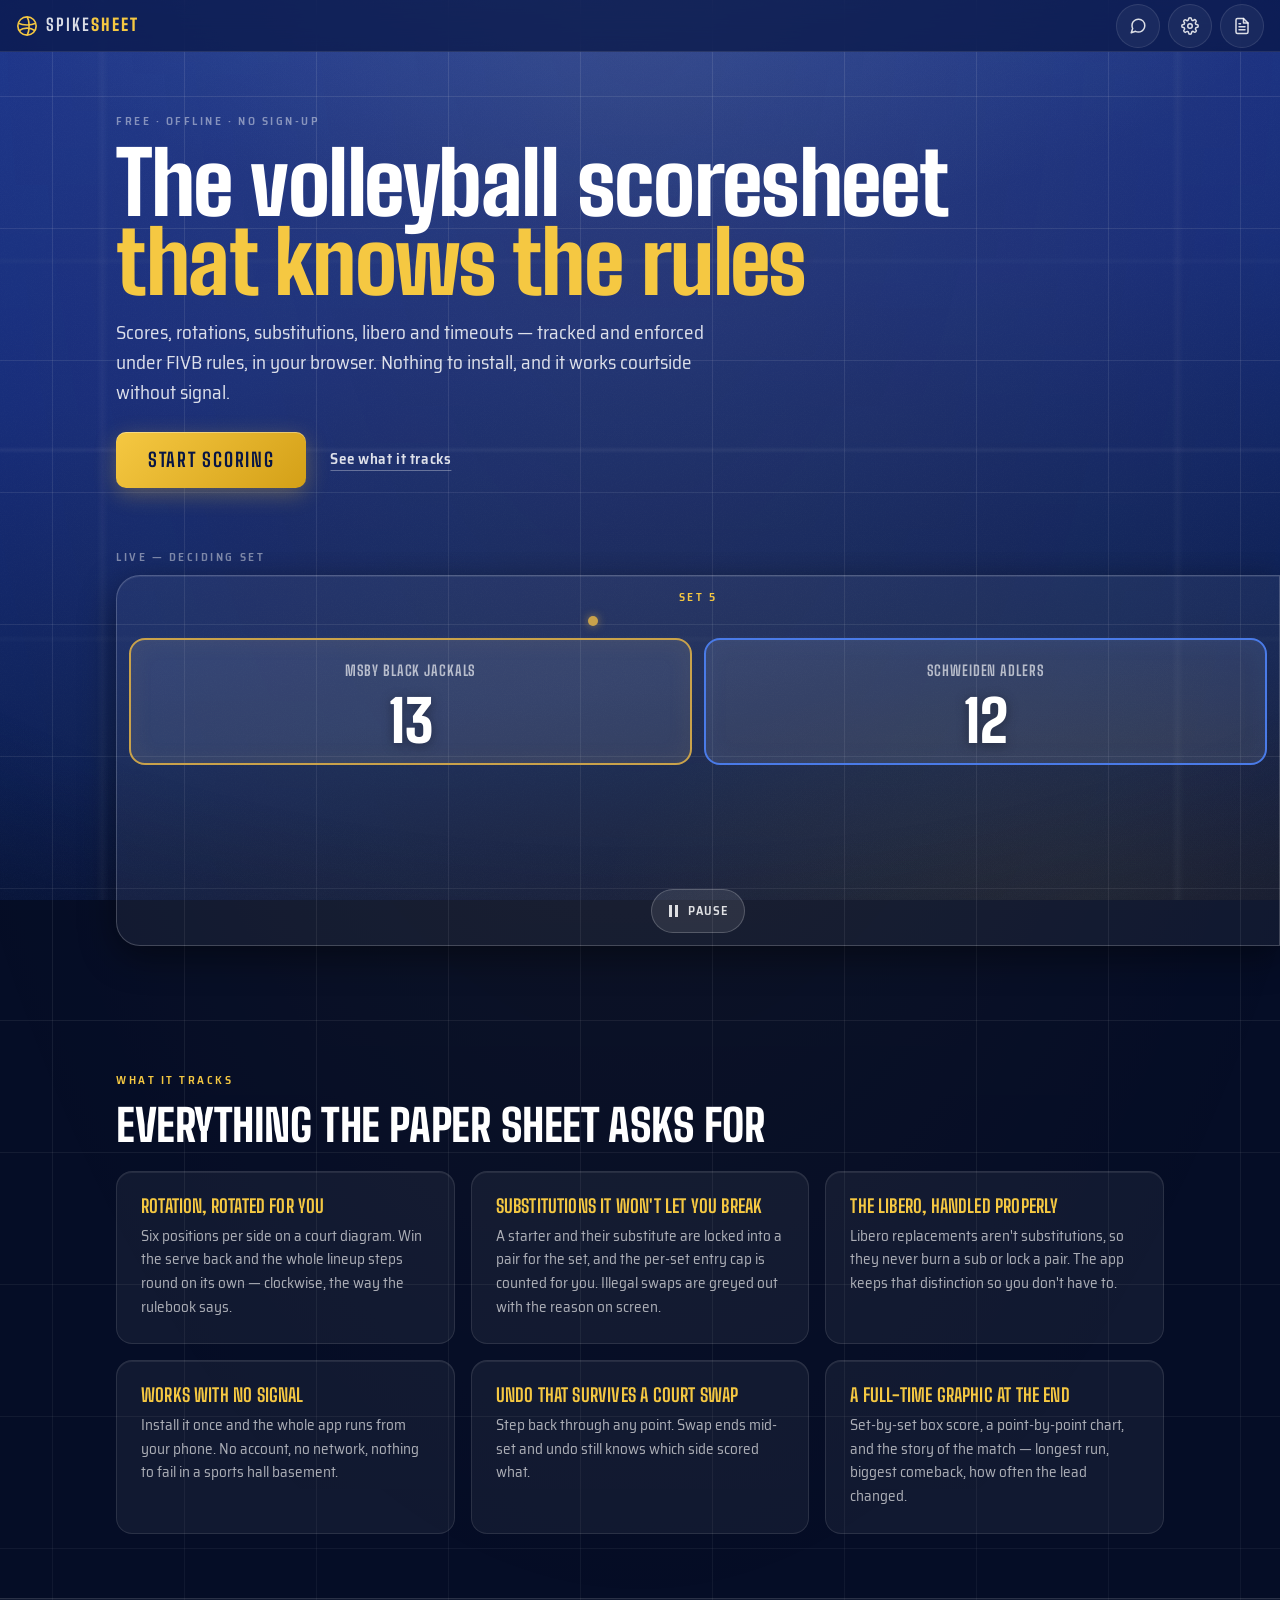
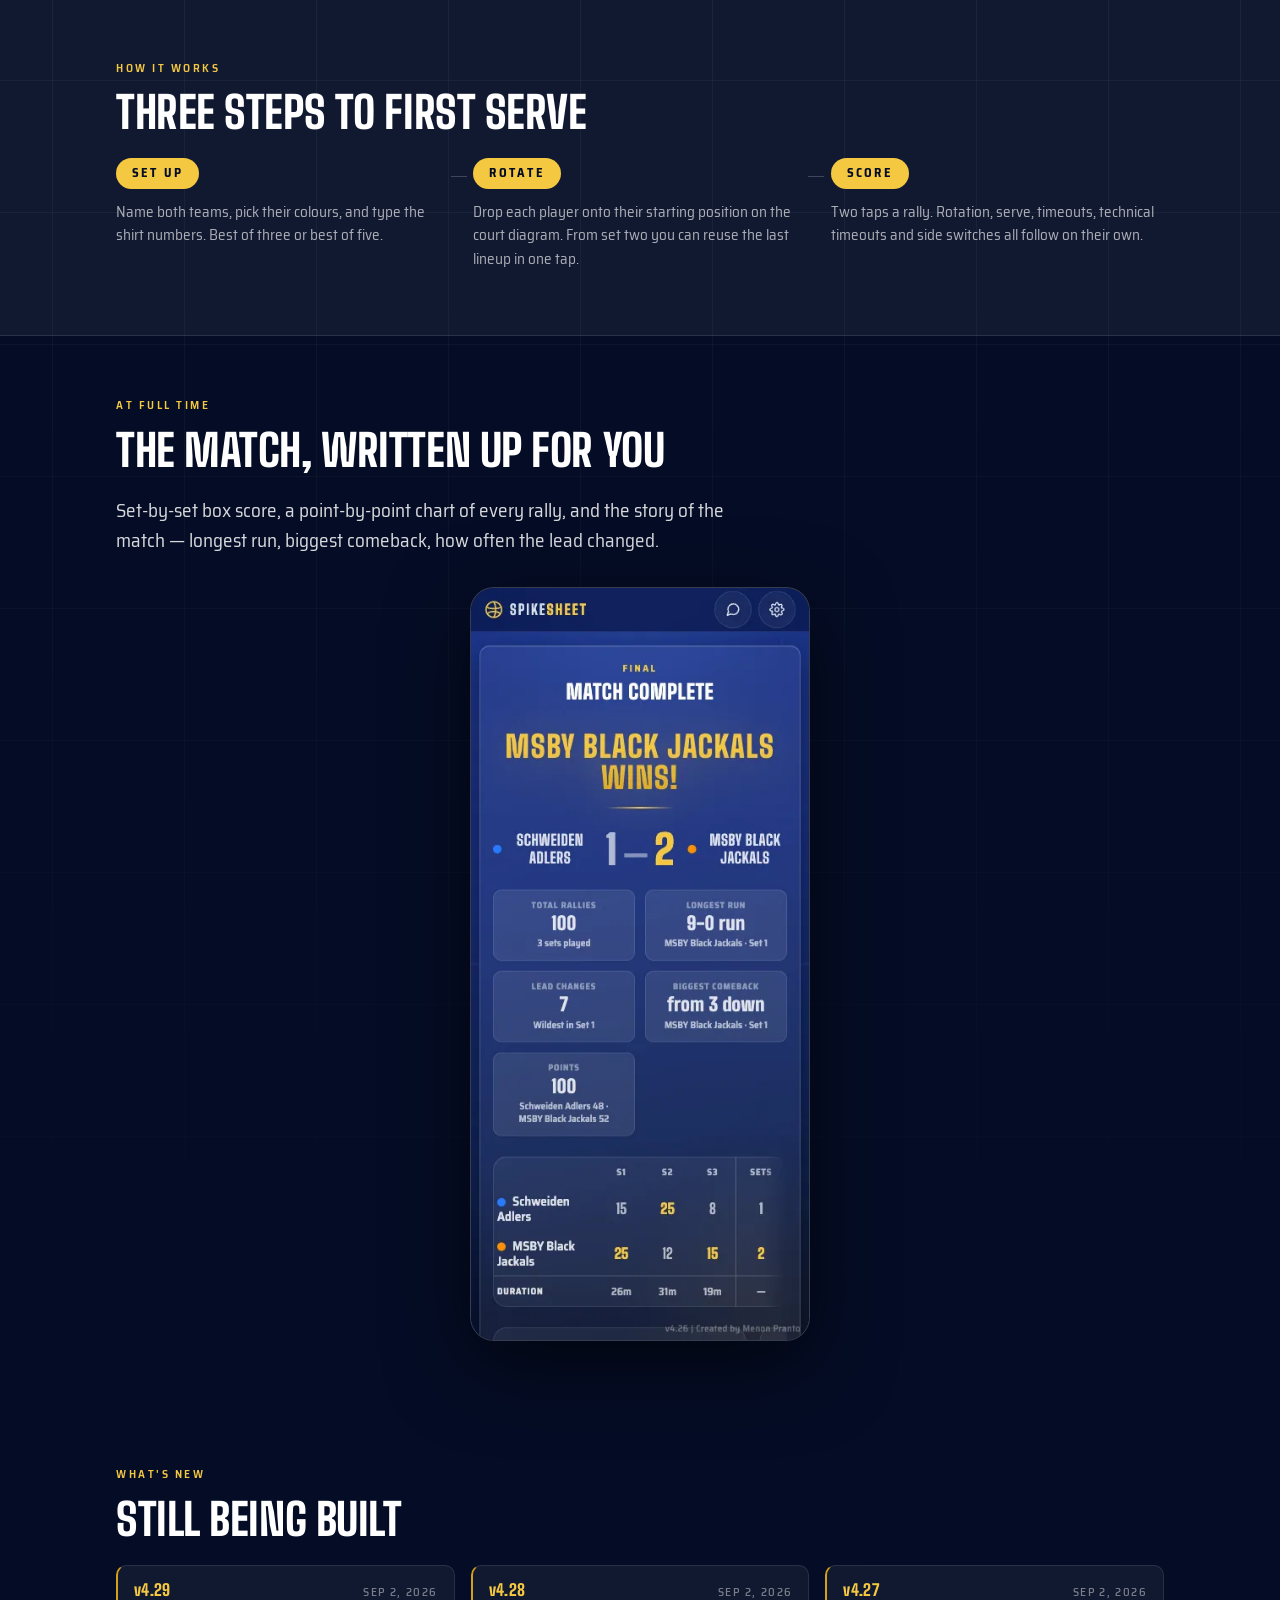
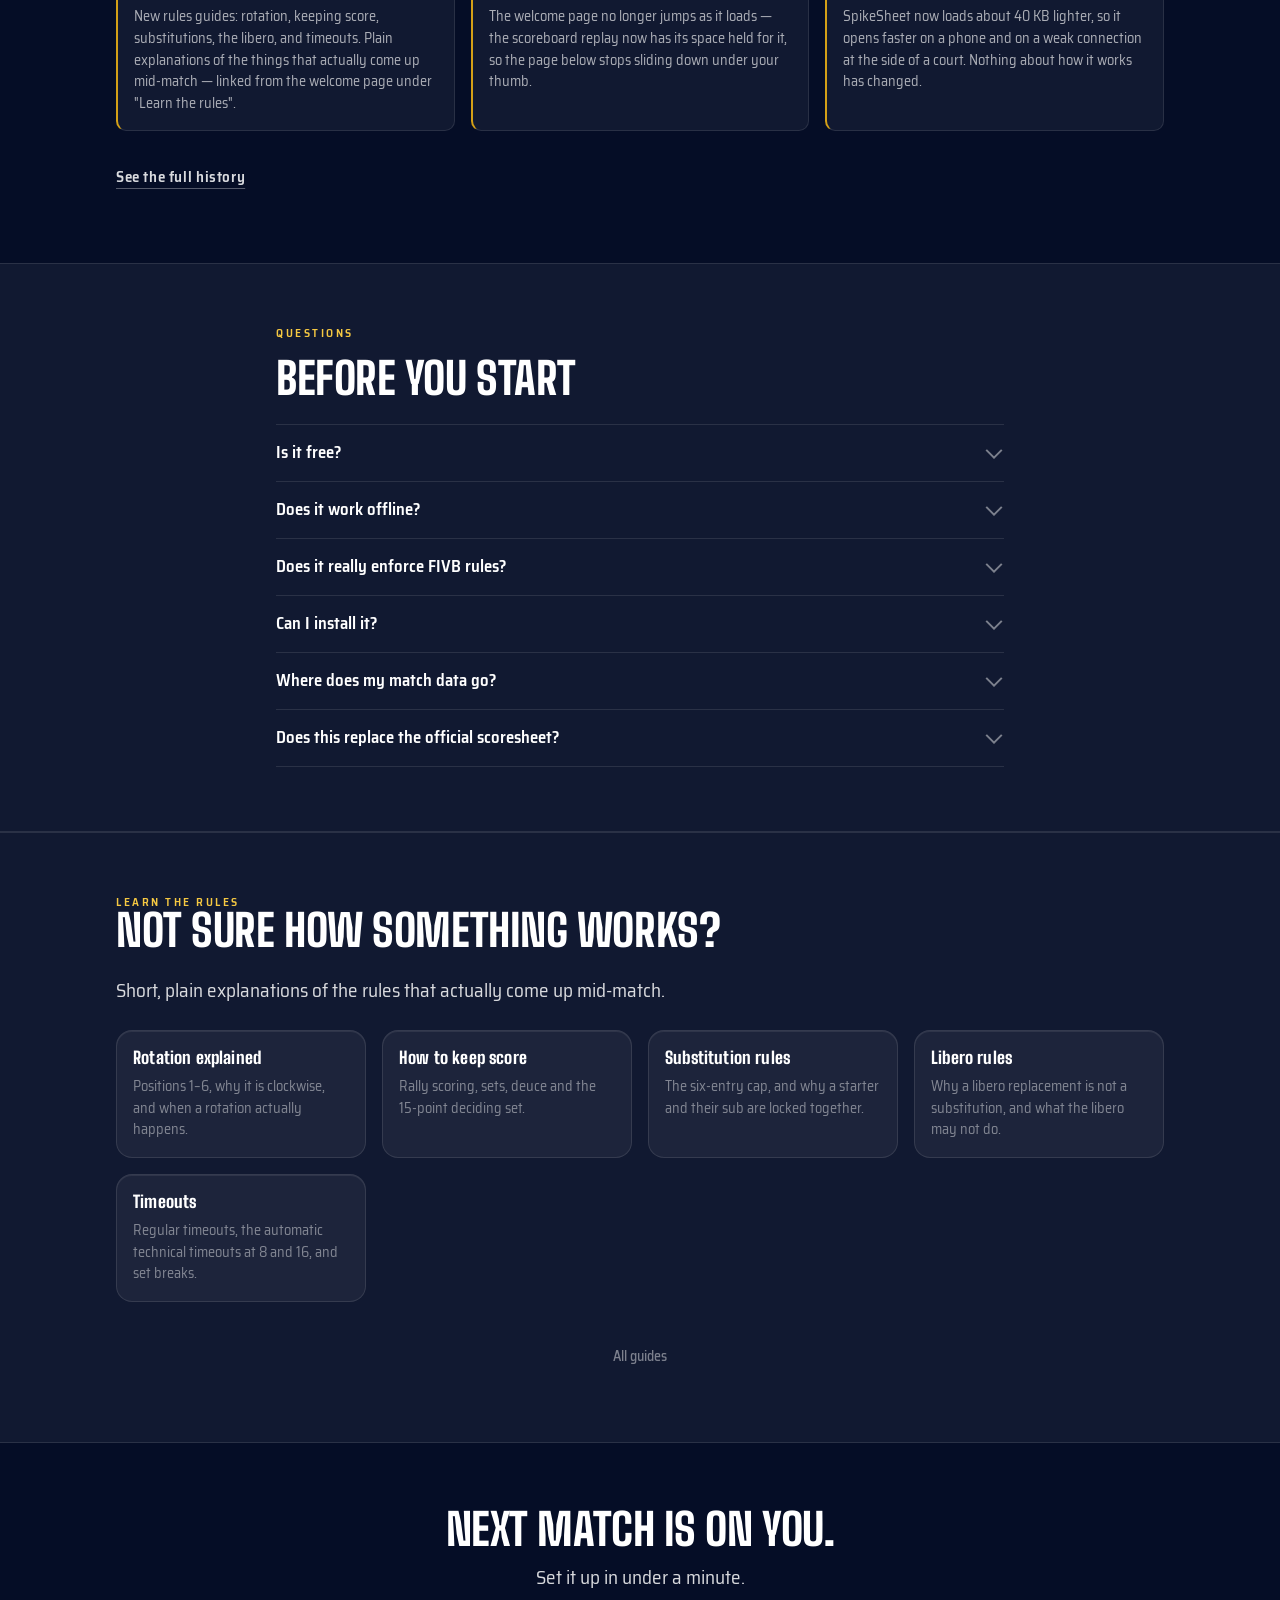
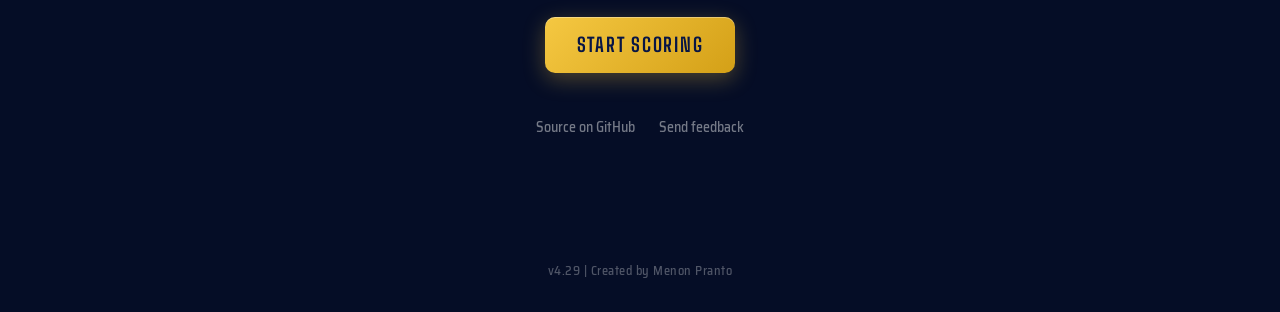
<file: index.html>
<!DOCTYPE html>
<html lang="en">
<head>
    <meta charset="UTF-8">
    <!-- maximum-scale/user-scalable deliberately absent: blocking pinch zoom is an
         accessibility failure, and the homepage carries real prose to read. Double-tap
         zoom during scoring is governed by touch-action on the buttons, not by this. -->
    <meta name="viewport" content="width=device-width, initial-scale=1.0, viewport-fit=cover">
    <meta name="apple-mobile-web-app-capable" content="yes">
    <meta name="apple-mobile-web-app-status-bar-style" content="black-translucent">
    <!-- Pins the home-screen name on iOS versions that predate manifest short_name support -->
    <meta name="apple-mobile-web-app-title" content="SpikeSheet">
    <meta name="mobile-web-app-capable" content="yes">
    <meta name="theme-color" content="#071545">
    <title>SpikeSheet — Free Volleyball Scoreboard &amp; Scoresheet App</title>
    <link rel="icon" type="image/png" href="icons/volleyball.png">
    <link rel="apple-touch-icon" href="icons/volleyball.png">
    <link rel="preload" href="fonts/display-800.woff2" as="font" type="font/woff2" crossorigin>
    <link rel="preload" href="fonts/body-400.woff2" as="font" type="font/woff2" crossorigin>
    <script>
      // ── Entry gate ──────────────────────────────────────────────────────────────
      // #home is the default-visible screen in the markup, so a crawler or a no-JS load
      // gets real prose instead of a dead form. But a user with a match in progress must
      // never see it flash first. This runs synchronously BEFORE the stylesheet: if a
      // saved match exists, stamp the root element and CSS hides #home before it paints.
      //
      // Presence is not the same as restorable. A stale key suppresses #home for one
      // frame and then init() shows it anyway — a synchronous script cannot do better
      // without parsing the JSON, and init() is the authority: it routes on
      // restoreSavedMatch()'s return value and then drops this attribute.
      try {
        if (localStorage.getItem('vb-match-state')) {
          document.documentElement.setAttribute('data-entry', 'app');
        }
      } catch (e) {}
    </script>
    <style>
      /* The gate's own rule lives HERE, beside the script that sets the attribute, and NOT in
         styles.css. index.html is served network-first but styles.css cache-first, so a
         returning client can run this newer HTML against an older cached stylesheet that has no
         data-entry rule at all — which would paint the homepage on top of a restored match.
         Co-locating them means the gate can never be out of sync with its own attribute. */
      html[data-entry="app"] #home { display: none !important; }
    </style>
    <link rel="stylesheet" href="styles.css">
    <link rel="manifest" href="./manifest.webmanifest">
    <meta name="description" content="Free volleyball scoreboard and scoresheet app. Track scores, rotations, substitutions, libero and timeouts under FIVB rules — in your browser, offline, with no sign-up.">
    <!-- The canonical URL. Every og:/twitter: URL below keeps the full /VolleyballReferee/ path
         ON PURPOSE: the app was renamed to SpikeSheet in v4.23 but the repo and Pages URL
         deliberately did not move. "Finishing the rename" here produces a dead link and a
         broken unfurl image. See the v4.23 CHANGELOG entry. -->
    <link rel="canonical" href="https://watermenon09.github.io/VolleyballReferee/">
    <!-- Open Graph / Twitter — a shared link unfurls as a real card, not bare text -->
    <meta property="og:type" content="website">
    <meta property="og:site_name" content="SpikeSheet">
    <meta property="og:url" content="https://watermenon09.github.io/VolleyballReferee/">
    <meta property="og:title" content="SpikeSheet — Free Volleyball Scoreboard &amp; Scoresheet App">
    <meta property="og:description" content="Free volleyball scoreboard and scoresheet app. Track scores, rotations, substitutions, libero and timeouts under FIVB rules — in your browser, offline, with no sign-up.">
    <meta property="og:image" content="https://watermenon09.github.io/VolleyballReferee/icons/social-card.png">
    <meta property="og:image:width" content="1200">
    <meta property="og:image:height" content="630">
    <meta property="og:image:alt" content="SpikeSheet — the volleyball scoresheet that knows the rules. A deciding-set scoreboard showing 16-14.">
    <meta name="twitter:card" content="summary_large_image">
    <meta name="twitter:title" content="SpikeSheet — Free Volleyball Scoreboard &amp; Scoresheet App">
    <meta name="twitter:description" content="Free volleyball scoreboard and scoresheet app. Track scores, rotations, substitutions, libero and timeouts under FIVB rules — in your browser, offline, with no sign-up.">
    <meta name="twitter:image" content="https://watermenon09.github.io/VolleyballReferee/icons/social-card.png">
    <meta name="twitter:image:alt" content="SpikeSheet — the volleyball scoresheet that knows the rules. A deciding-set scoreboard showing 16-14.">
    <!-- Structured data. Static on purpose: crawlers and AI answer engines may not run JS.
         NO aggregateRating — this project does not have real ratings and will not invent them.
         The FAQPage answers MUST stay byte-identical to the <details> copy in #home; Google
         drops FAQ rich results whose answers do not appear on the page. If you edit one, edit
         both. -->
    <script type="application/ld+json">
    {
      "@context": "https://schema.org",
      "@graph": [
        {
          "@type": "WebApplication",
          "name": "SpikeSheet",
          "url": "https://watermenon09.github.io/VolleyballReferee/",
          "applicationCategory": "SportsApplication",
          "operatingSystem": "Any (web browser)",
          "browserRequirements": "Requires JavaScript.",
          "description": "Free volleyball scoreboard and scoresheet app. Track scores, rotations, substitutions, libero and timeouts under FIVB rules — in your browser, offline, with no sign-up.",
          "screenshot": "https://watermenon09.github.io/VolleyballReferee/icons/social-card.png",
          "isAccessibleForFree": true,
          "offers": { "@type": "Offer", "price": "0", "priceCurrency": "USD" },
          "featureList": [
            "Rotation tracking with automatic clockwise rotation on side-out",
            "FIVB substitution enforcement: starter/substitute pair lock and per-set entry cap",
            "Libero replacements tracked separately from substitutions",
            "Works fully offline as an installable web app",
            "Undo any point, including across a court swap",
            "Full-time graphic with box score, point-by-point chart and match stats"
          ],
          "author": { "@type": "Person", "name": "Menon Pranto" }
        },
        {
          "@type": "FAQPage",
          "mainEntity": [
            {
              "@type": "Question",
              "name": "Is it free?",
              "acceptedAnswer": { "@type": "Answer", "text": "Yes. No account, no payment, no ads, no trial that expires. It is a personal project, not a product with a price list." }
            },
            {
              "@type": "Question",
              "name": "Does it work offline?",
              "acceptedAnswer": { "@type": "Answer", "text": "Yes. Add it to your home screen and the app stores itself on the device \u2014 the code, the fonts, all of it. After that it opens and scores a full match with the network off." }
            },
            {
              "@type": "Question",
              "name": "Does it really enforce FIVB rules?",
              "acceptedAnswer": { "@type": "Answer", "text": "It enforces the ones that bite during a match: clockwise rotation on side-out, the starter-and-substitute pair lock, the per-set substitution cap, libero replacements kept separate from substitutions, timeouts and technical timeouts, and the side switch at eight points in a deciding set. It does not model the whole rulebook, and it will not referee the game for you." }
            },
            {
              "@type": "Question",
              "name": "Can I install it?",
              "acceptedAnswer": { "@type": "Answer", "text": "Yes \u2014 it is a web app you can install. In Chrome or Edge use the install icon in the address bar; on iPhone or iPad open the share menu and choose \u201cAdd to Home Screen\u201d. It then launches like any other app." }
            },
            {
              "@type": "Question",
              "name": "Where does my match data go?",
              "acceptedAnswer": { "@type": "Answer", "text": "Nowhere. Matches, history, team colours and settings are stored in your own browser on your own device. There is no server to send them to, which also means clearing your browser data clears them." }
            },
            {
              "@type": "Question",
              "name": "Does this replace the official scoresheet?",
              "acceptedAnswer": { "@type": "Answer", "text": "No. Treat it as a tracker and a second pair of eyes, not certified paperwork. For a sanctioned match the official sheet is still the official sheet." }
            }
          ]
        }
      ]
    }
    </script>
    <!-- Google tag (gtag.js) -->
    <script async src="https://www.googletagmanager.com/gtag/js?id=G-RBPL9H3D0Y"></script>
    <script>
      window.dataLayer = window.dataLayer || [];
      function gtag(){dataLayer.push(arguments);}
      gtag('js', new Date());
      // send_page_view: false — app.js sends a virtual page_view per screen (trackScreen).
      // Without this the automatic pageview double-counts the landing alongside the Setup
      // screen's own, inflating exactly the report the virtual pageviews exist to produce.
      gtag('config', 'G-RBPL9H3D0Y', { send_page_view: false });
    </script>
</head>
<body>
    <header class="app-bar">
        <!-- Deliberately not a top-level heading: the hero heading in #home is the page's
             only h1, and two h1s would split the document outline.
             role="img" + aria-label keeps this named for screen readers, which matters
             because the wordmark span is display:none at <=360px and the mark is
             aria-hidden — without it the brand would have no accessible name at all. -->
        <div class="app-brand" role="img" aria-label="SpikeSheet">
            <svg class="app-brand-mark" width="22" height="22" viewBox="0 0 24 24" fill="none" stroke="currentColor" stroke-width="1.8" aria-hidden="true"><circle cx="12" cy="12" r="10"/><path d="M12 2c3 4.5 3 15.5 0 20"/><path d="M2.5 9c5 2.5 14 2.5 19 0"/><path d="M3.5 17c4.5-3.5 12.5-3.5 17 0"/></svg>
            <span>Spike<b>Sheet</b></span>
        </div>
        <div class="app-bar-actions">
            <button id="feedbackBtn" class="top-btn" aria-label="Send feedback" title="Send feedback">
                <svg width="18" height="18" viewBox="0 0 24 24" fill="none" stroke="currentColor" stroke-width="2" stroke-linecap="round" stroke-linejoin="round" aria-hidden="true"><path d="M21 11.5a8.38 8.38 0 0 1-.9 3.8 8.5 8.5 0 0 1-7.6 4.7 8.38 8.38 0 0 1-3.8-.9L3 21l1.9-5.7a8.38 8.38 0 0 1-.9-3.8 8.5 8.5 0 0 1 4.7-7.6 8.38 8.38 0 0 1 3.8-.9h.5a8.48 8.48 0 0 1 8 8v.5z"/></svg>
            </button>
            <button id="settingsBtn" class="top-btn" aria-label="Settings" title="Settings">
                <svg width="18" height="18" viewBox="0 0 24 24" fill="none" stroke="currentColor" stroke-width="2" stroke-linecap="round" stroke-linejoin="round" aria-hidden="true"><circle cx="12" cy="12" r="3"/><path d="M19.4 15a1.65 1.65 0 0 0 .33 1.82l.06.06a2 2 0 0 1-2.83 2.83l-.06-.06a1.65 1.65 0 0 0-1.82-.33 1.65 1.65 0 0 0-1 1.51V21a2 2 0 0 1-4 0v-.09A1.65 1.65 0 0 0 9 19.4a1.65 1.65 0 0 0-1.82.33l-.06.06a2 2 0 0 1-2.83-2.83l.06-.06a1.65 1.65 0 0 0 .33-1.82 1.65 1.65 0 0 0-1.51-1H3a2 2 0 0 1 0-4h.09A1.65 1.65 0 0 0 4.6 9a1.65 1.65 0 0 0-.33-1.82l-.06-.06a2 2 0 0 1 2.83-2.83l.06.06a1.65 1.65 0 0 0 1.82.33H9a1.65 1.65 0 0 0 1-1.51V3a2 2 0 0 1 4 0v.09a1.65 1.65 0 0 0 1 1.51 1.65 1.65 0 0 0 1.82-.33l.06-.06a2 2 0 0 1 2.83 2.83l-.06.06a1.65 1.65 0 0 0-.33 1.82V9a1.65 1.65 0 0 0 1.51 1H21a2 2 0 0 1 0 4h-.09a1.65 1.65 0 0 0-1.51 1z"/></svg>
            </button>
            <button id="changelogBtn" class="top-btn" style="display:none" aria-label="What's new" title="What's new">
                <svg width="18" height="18" viewBox="0 0 24 24" fill="none" stroke="currentColor" stroke-width="2" stroke-linecap="round" stroke-linejoin="round" aria-hidden="true"><path d="M14 2H6a2 2 0 0 0-2 2v16a2 2 0 0 0 2 2h12a2 2 0 0 0 2-2V8z"/><path d="M14 2v6h6"/><line x1="8" y1="13" x2="16" y2="13"/><line x1="8" y1="17" x2="16" y2="17"/><line x1="8" y1="9" x2="10" y2="9"/></svg>
            </button>
            <button id="historyBtn" class="top-btn" style="display:none">History</button>
        </div>
    </header>
    <!-- ══════════════════════════════════════════════════════════════════════════
         #home — the homepage. A body child, NOT inside .container: .container caps
         at 800px, which is right for a scoresheet and wrong for a homepage. Kept
         first so a no-JS/crawler load renders real prose instead of a dead form.
         showScreen() stamps body[data-screen], and CSS collapses .container on home.
         ══════════════════════════════════════════════════════════════════════════ -->
    <main id="home" class="home">
      <div class="home-court" aria-hidden="true"></div>

      <!-- ── Hero: the title card, then the product doing its job ── -->
      <section class="home-hero">
        <div class="home-wrap">
          <p class="eyebrow home-eyebrow home-eyebrow-hero">Free · Offline · No sign-up</p>
          <h1 class="home-h1">The volleyball scoresheet<br><em>that knows the rules</em></h1>
          <p class="home-sub">Scores, rotations, substitutions, libero and timeouts — tracked and
            enforced under FIVB rules, in your browser. Nothing to install, and it works courtside
            without signal.</p>
          <div class="home-cta-row">
            <button id="homeStartBtn" class="btn btn-primary btn-xl">Start scoring</button>
            <a class="home-ghost-link" href="#homeFeatures">See what it tracks</a>
          </div>
        </div>
        <!-- The demo bleeds past the right gutter on desktop: a live feed continuing
             beyond the frame, not a boxed screenshot. Clipped by .home-demo-band. -->
        <div class="home-demo-band">
          <div class="home-demo-rail">
            <p class="eyebrow home-eyebrow home-demo-cap">Live — deciding set</p>
            <div id="homeDemoRoot"></div>
          </div>
        </div>
      </section>

      <!-- ── What it tracks ── -->
      <section id="homeFeatures" class="home-section">
        <div class="home-wrap">
          <p class="eyebrow home-eyebrow">What it tracks</p>
          <h2 class="home-h2">Everything the paper sheet asks for</h2>
          <ul class="home-grid">
            <li class="home-card reveal">
              <h3>Rotation, rotated for you</h3>
              <p>Six positions per side on a court diagram. Win the serve back and the whole
                lineup steps round on its own — clockwise, the way the rulebook says.</p>
            </li>
            <li class="home-card reveal">
              <h3>Substitutions it won't let you break</h3>
              <p>A starter and their substitute are locked into a pair for the set, and the
                per-set entry cap is counted for you. Illegal swaps are greyed out with the
                reason on screen.</p>
            </li>
            <li class="home-card reveal">
              <h3>The libero, handled properly</h3>
              <p>Libero replacements aren't substitutions, so they never burn a sub or lock a
                pair. The app keeps that distinction so you don't have to.</p>
            </li>
            <li class="home-card reveal">
              <h3>Works with no signal</h3>
              <p>Install it once and the whole app runs from your phone. No account, no network,
                nothing to fail in a sports hall basement.</p>
            </li>
            <li class="home-card reveal">
              <h3>Undo that survives a court swap</h3>
              <p>Step back through any point. Swap ends mid-set and undo still knows which side
                scored what.</p>
            </li>
            <li class="home-card reveal">
              <h3>A full-time graphic at the end</h3>
              <p>Set-by-set box score, a point-by-point chart, and the story of the match —
                longest run, biggest comeback, how often the lead changed.</p>
            </li>
          </ul>
        </div>
      </section>

      <!-- ── How it works: a real three-step sequence, in the app's own set-pill ── -->
      <section class="home-section home-section-quiet">
        <div class="home-wrap">
          <p class="eyebrow home-eyebrow">How it works</p>
          <h2 class="home-h2">Three steps to first serve</h2>
          <ol class="home-steps">
            <li class="home-step reveal">
              <span class="home-step-pill">Set up</span>
              <p>Name both teams, pick their colours, and type the shirt numbers. Best of three
                or best of five.</p>
            </li>
            <li class="home-step reveal">
              <span class="home-step-pill">Rotate</span>
              <p>Drop each player onto their starting position on the court diagram. From set two
                you can reuse the last lineup in one tap.</p>
            </li>
            <li class="home-step reveal">
              <span class="home-step-pill">Score</span>
              <p>Two taps a rally. Rotation, serve, timeouts, technical timeouts and side switches
                all follow on their own.</p>
            </li>
          </ol>
        </div>
      </section>

      <!-- ── Result-screen showcase ── -->
      <section class="home-section">
        <div class="home-wrap">
          <p class="eyebrow home-eyebrow">At full time</p>
          <h2 class="home-h2">The match, written up for you</h2>
          <p class="home-sub">Set-by-set box score, a point-by-point chart of every rally, and the
            story of the match — longest run, biggest comeback, how often the lead changed.</p>
          <figure class="home-shot reveal">
            <!-- width/height are mandatory, not decorative: without them this image lands with no
                 reserved box and shifts everything below it, which is the CLS budget in §7.
                 Generated from the real result screen; regenerate if that screen changes, and
                 update BOTH attributes in the same edit — they must match the file exactly.
                 v4.26 recaptured this at 400×890 (was 400×860) with the full club names: the
                 old capture used short ones only because long names truncated, which is the bug
                 v4.26 fixed. It is a viewport crop, not a full-page shot; the frame is chosen so
                 the box score is complete and the fixed footer lands in the gap beneath it. -->
            <img src="icons/result-screen.webp" alt="SpikeSheet's full-time screen: MSBY Black Jackals beat Schweiden Adlers 2-1, shown with a set-by-set box score, per-set durations, and match statistics including longest run, lead changes and biggest comeback."
                 width="400" height="890" loading="lazy" decoding="async">
          </figure>
        </div>
      </section>

      <!-- ── What's new: rendered from CHANGELOG_ENTRIES by renderHomeWhatsNew() ── -->
      <section class="home-section">
        <div class="home-wrap">
          <p class="eyebrow home-eyebrow">What's new</p>
          <h2 class="home-h2">Still being built</h2>
          <div id="homeWhatsNew" class="home-news"></div>
          <button id="homeChangelogLink" class="home-ghost-link home-ghost-btn">See the full history</button>
        </div>
      </section>

      <!-- ── FAQ ── -->
      <section class="home-section home-section-quiet">
        <div class="home-wrap home-wrap-narrow">
          <p class="eyebrow home-eyebrow">Questions</p>
          <h2 class="home-h2">Before you start</h2>
          <div class="home-faq">
            <details class="home-faq-item">
              <summary>Is it free?</summary>
              <p>Yes. No account, no payment, no ads, no trial that expires. It is a personal
                project, not a product with a price list.</p>
            </details>
            <details class="home-faq-item">
              <summary>Does it work offline?</summary>
              <p>Yes. Add it to your home screen and the app stores itself on the device — the
                code, the fonts, all of it. After that it opens and scores a full match with the
                network off.</p>
            </details>
            <details class="home-faq-item">
              <summary>Does it really enforce FIVB rules?</summary>
              <p>It enforces the ones that bite during a match: clockwise rotation on side-out,
                the starter-and-substitute pair lock, the per-set substitution cap, libero
                replacements kept separate from substitutions, timeouts and technical timeouts,
                and the side switch at eight points in a deciding set. It does not model the
                whole rulebook, and it will not referee the game for you.</p>
            </details>
            <details class="home-faq-item">
              <summary>Can I install it?</summary>
              <p>Yes — it is a web app you can install. In Chrome or Edge use the install icon in
                the address bar; on iPhone or iPad open the share menu and choose “Add to Home
                Screen”. It then launches like any other app.</p>
            </details>
            <details class="home-faq-item">
              <summary>Where does my match data go?</summary>
              <p>Nowhere. Matches, history, team colours and settings are stored in your own
                browser on your own device. There is no server to send them to, which also means
                clearing your browser data clears them.</p>
            </details>
            <details class="home-faq-item">
              <summary>Does this replace the official scoresheet?</summary>
              <p>No. Treat it as a tracker and a second pair of eyes, not certified paperwork. For
                a sanctioned match the official sheet is still the official sheet.</p>
            </details>
          </div>
        </div>
      </section>

      <!-- ── Install banner ──
           Hidden until there is something real to offer: either beforeinstallprompt fired
           (so the Install button can actually install) or this is iOS, where that event never
           fires and the only honest thing is the share-sheet instruction. Never shown when
           already installed. One dismissal, remembered — see §11 non-goals: no nagging. -->
      <section id="homeInstall" class="home-install hidden" aria-labelledby="homeInstallTitle">
        <div class="home-wrap home-install-inner">
          <div class="home-install-text">
            <h2 id="homeInstallTitle" class="home-install-title">Add SpikeSheet to your home screen</h2>
            <p id="homeInstallCopy" class="home-install-copy">It opens like any other app, and scores a full match with no signal.</p>
          </div>
          <div class="home-install-actions">
            <button id="homeInstallBtn" class="btn btn-primary">Install</button>
            <button id="homeInstallDismiss" class="home-linkish">Not now</button>
          </div>
        </div>
      </section>

      <!-- ── Learn the rules ──
           Placed AFTER #homeInstall and BEFORE the outro on purpose. Crawlers do not scroll,
           so link position is SEO-neutral, and putting this above the install banner would
           push that banner's one-shot IntersectionObserver deeper down an already
           four-viewport page (see the install-banner notes in CLAUDE.md). The final CTA stays
           last. No .reveal on the tiles: its transform fights .guide-tile:hover's, and these
           are far enough down that an entrance animation buys nothing.
           The guide pages are separate HTML files that do NOT load app.js, so nothing here
           touches the five-screen showScreen() invariant. -->
      <section class="home-section home-section-quiet" aria-labelledby="homeGuidesTitle">
        <div class="home-wrap">
          <span class="eyebrow">Learn the rules</span>
          <h2 id="homeGuidesTitle" class="home-h2">Not sure how something works?</h2>
          <p class="home-sub">Short, plain explanations of the rules that actually come up mid-match.</p>
          <ul class="home-guides-grid">
            <li><a class="guide-tile" href="guides/volleyball-rotation-explained.html">
              <span class="guide-tile-h">Rotation explained</span>
              <span class="guide-tile-d">Positions 1&ndash;6, why it is clockwise, and when a rotation actually happens.</span>
            </a></li>
            <li><a class="guide-tile" href="guides/how-to-keep-score-in-volleyball.html">
              <span class="guide-tile-h">How to keep score</span>
              <span class="guide-tile-d">Rally scoring, sets, deuce and the 15-point deciding set.</span>
            </a></li>
            <li><a class="guide-tile" href="guides/volleyball-substitution-rules.html">
              <span class="guide-tile-h">Substitution rules</span>
              <span class="guide-tile-d">The six-entry cap, and why a starter and their sub are locked together.</span>
            </a></li>
            <li><a class="guide-tile" href="guides/libero-rules-explained.html">
              <span class="guide-tile-h">Libero rules</span>
              <span class="guide-tile-d">Why a libero replacement is not a substitution, and what the libero may not do.</span>
            </a></li>
            <li><a class="guide-tile" href="guides/timeouts-and-technical-timeouts.html">
              <span class="guide-tile-h">Timeouts</span>
              <span class="guide-tile-d">Regular timeouts, the automatic technical timeouts at 8 and 16, and set breaks.</span>
            </a></li>
          </ul>
          <p class="home-foot-links"><a href="guides/">All guides</a></p>
        </div>
      </section>

      <!-- ── Final CTA ── -->
      <section class="home-outro">
        <div class="home-wrap home-wrap-narrow">
          <h2 class="home-h2 home-outro-h">Next match is on you.</h2>
          <p class="home-sub">Set it up in under a minute.</p>
          <button id="homeStartBtn2" class="btn btn-primary btn-xl">Start scoring</button>
          <p class="home-foot-links">
            <a href="https://github.com/watermenon09/VolleyballReferee">Source on GitHub</a>
            <button id="homeFeedbackLink" class="home-linkish">Send feedback</button>
          </p>
        </div>
      </section>
    </main>

    <div class="container">

        <!-- `hidden` from here on: #home is the markup default. init() shows this.
             tabindex="-1" so the homepage CTA can move focus onto the new screen without
             focusing an input (which would pop the on-screen keyboard on a phone). -->
        <div id="setup" class="setup-panel hidden" tabindex="-1">
            <div class="screen-head">
                <span class="eyebrow">New Match</span>
                <h2>Match Setup</h2>
            </div>
            <div class="team-setup-container">
                <section class="team-card team1-setup">
                    <header class="team-card-head"><span class="team-tag">Team 1</span></header>
                    <div class="team-input">
                        <label for="team1Name">Team Name:</label>
                        <input type="text" id="team1Name" value="Team A">
                    </div>
                    <div class="team-input">
                        <label for="team1Players">Jersey Numbers (comma separated):</label>
                        <input type="text" id="team1Players" placeholder="1, 2, A, ⚡, 10">
                    </div>
                    <div class="team-input-row">
                        <div class="team-input">
                            <label for="team1Captain">Captain #:</label>
                            <input type="text" id="team1Captain" placeholder="Cap" maxlength="3">
                        </div>
                        <div class="team-input">
                            <label for="team1Libero">Libero #:</label>
                            <input type="text" id="team1Libero" placeholder="Lib" maxlength="3">
                        </div>
                    </div>
                    <div class="color-picker-row">
                        <label>Color:</label>
                        <input type="color" id="team1Color" value="#2979ff">
                        <div class="color-presets">
                            <button class="color-swatch" data-team="1" data-color="#2979ff" style="background:#2979ff" title="Blue"></button>
                            <button class="color-swatch" data-team="1" data-color="#00b0ff" style="background:#00b0ff" title="Sky blue"></button>
                            <button class="color-swatch" data-team="1" data-color="#00c853" style="background:#00c853" title="Green"></button>
                            <button class="color-swatch" data-team="1" data-color="#f5c842" style="background:#f5c842" title="Yellow"></button>
                            <button class="color-swatch" data-team="1" data-color="#ffffff" style="background:#ffffff" title="White"></button>
                            <button class="color-swatch" data-team="1" data-color="#ff8f00" style="background:#ff8f00" title="Orange"></button>
                        </div>
                    </div>
                </section>
                <section class="team-card team2-setup">
                    <header class="team-card-head"><span class="team-tag">Team 2</span></header>
                    <div class="team-input">
                        <label for="team2Name">Team Name:</label>
                        <input type="text" id="team2Name" value="Team B">
                    </div>
                    <div class="team-input">
                        <label for="team2Players">Jersey Numbers (comma separated):</label>
                        <input type="text" id="team2Players" placeholder="1, 2, A, ⚡, 10">
                    </div>
                    <div class="team-input-row">
                        <div class="team-input">
                            <label for="team2Captain">Captain #:</label>
                            <input type="text" id="team2Captain" placeholder="Cap" maxlength="3">
                        </div>
                        <div class="team-input">
                            <label for="team2Libero">Libero #:</label>
                            <input type="text" id="team2Libero" placeholder="Lib" maxlength="3">
                        </div>
                    </div>
                    <div class="color-picker-row">
                        <label>Color:</label>
                        <input type="color" id="team2Color" value="#ff8f00">
                        <div class="color-presets">
                            <button class="color-swatch" data-team="2" data-color="#ff8f00" style="background:#ff8f00" title="Orange"></button>
                            <button class="color-swatch" data-team="2" data-color="#c62828" style="background:#c62828" title="Red"></button>
                            <button class="color-swatch" data-team="2" data-color="#e040fb" style="background:#e040fb" title="Purple"></button>
                            <button class="color-swatch" data-team="2" data-color="#f5c842" style="background:#f5c842" title="Yellow"></button>
                            <button class="color-swatch" data-team="2" data-color="#ffffff" style="background:#ffffff" title="White"></button>
                            <button class="color-swatch" data-team="2" data-color="#2979ff" style="background:#2979ff" title="Blue"></button>
                        </div>
                    </div>
                </section>
            </div>
            <div class="match-format">
                <span class="eyebrow">Format</span>
                <div class="segmented" role="radiogroup" aria-label="Match format">
                    <label><input type="radio" name="matchType" value="3" checked><span>Best of 3</span></label>
                    <label><input type="radio" name="matchType" value="5"><span>Best of 5</span></label>
                </div>
            </div>
            <div id="setupError" class="setup-error hidden"></div>
            <div class="controls">
                <button id="openSettingsFromSetup" class="btn btn-secondary">Match Settings</button>
            </div>
            <button id="startMatch" class="btn btn-primary btn-xl">Start Match</button>
        </div>

        <div id="rotationSetup" class="rotation-setup hidden">
            <div class="screen-head">
                <span class="eyebrow">Lineups</span>
                <h2>Set Starting Rotations</h2>
            </div>
            <div id="rotationSetupSetScore" class="rotation-setup-score hidden"></div>
            <p class="rotation-setup-hint">Click on each position to assign a player. Libero is not available for starting rotation.</p>
            <div class="rotation-setup-container">
                <div class="rotation-setup-team">
                    <h3 id="rotationTeam1Name">Team A</h3>
                    <div class="rotation-setup-grid" id="rotationSetup1">
                        <div class="rotation-setup-row">
                            <span class="rotation-setup-pos" data-team="1" data-pos="4">4</span>
                            <span class="rotation-setup-pos" data-team="1" data-pos="3">3</span>
                            <span class="rotation-setup-pos" data-team="1" data-pos="2">2</span>
                        </div>
                        <div class="rotation-setup-row">
                            <span class="rotation-setup-pos" data-team="1" data-pos="5">5</span>
                            <span class="rotation-setup-pos" data-team="1" data-pos="6">6</span>
                            <span class="rotation-setup-pos" data-team="1" data-pos="1">1</span>
                        </div>
                    </div>
                    <div class="available-players" id="availablePlayers1"></div>
                    <button class="btn btn-secondary use-prev-rotation" data-team="1" style="display:none">Use previous rotation</button>
                </div>
                <div class="rotation-setup-team">
                    <h3 id="rotationTeam2Name">Team B</h3>
                    <div class="rotation-setup-grid" id="rotationSetup2">
                        <div class="rotation-setup-row">
                            <span class="rotation-setup-pos" data-team="2" data-pos="4">4</span>
                            <span class="rotation-setup-pos" data-team="2" data-pos="3">3</span>
                            <span class="rotation-setup-pos" data-team="2" data-pos="2">2</span>
                        </div>
                        <div class="rotation-setup-row">
                            <span class="rotation-setup-pos" data-team="2" data-pos="5">5</span>
                            <span class="rotation-setup-pos" data-team="2" data-pos="6">6</span>
                            <span class="rotation-setup-pos" data-team="2" data-pos="1">1</span>
                        </div>
                    </div>
                    <div class="available-players" id="availablePlayers2"></div>
                    <button class="btn btn-secondary use-prev-rotation" data-team="2" style="display:none">Use previous rotation</button>
                </div>
            </div>
            <div id="rotationSetupError" class="setup-error hidden"></div>
            <div class="controls">
                <button id="returnToSetupFromRotation" class="btn btn-secondary">Return to Setup</button>
            </div>
            <button id="confirmRotation" class="btn btn-primary btn-xl">Start Match</button>
        </div>

        <div id="scoreboard" class="scoreboard hidden">
            <div class="match-info">
                <span id="matchTypeDisplay"></span>
                <span id="currentSetDisplay"></span>
            </div>

            
            <div class="current-set">
                <div class="team team1">
                    <div class="team-name" id="team1Display">Team A</div>
                    <div class="timeout-container">
                        <button class="timeout-btn" id="timeout1" data-team="1" title="Call timeout">
                            <svg class="timeout-icon" width="20" height="20" viewBox="0 0 24 24" fill="none" stroke="currentColor" stroke-width="2" stroke-linecap="round" stroke-linejoin="round" aria-hidden="true"><circle cx="12" cy="13" r="8"/><path d="M12 9v4l2.5 2.5"/><path d="M9 2h6"/></svg>
                        </button>
                        <div class="timeout-dots" id="timeoutDots1"></div>
                    </div>
                    <div class="rotation-grid" id="rotation1">
                        <div class="rotation-row front-row">
                            <div class="rotation-pos" data-team="1" data-pos="4"><span class="player-num"></span><span class="sub-indicator"></span></div>
                            <div class="rotation-pos" data-team="1" data-pos="3"><span class="player-num"></span><span class="sub-indicator"></span></div>
                            <div class="rotation-pos" data-team="1" data-pos="2"><span class="player-num"></span><span class="sub-indicator"></span></div>
                        </div>
                        <div class="rotation-row back-row">
                            <div class="rotation-pos" data-team="1" data-pos="5"><span class="player-num"></span><span class="sub-indicator"></span></div>
                            <div class="rotation-pos" data-team="1" data-pos="6"><span class="player-num"></span><span class="sub-indicator"></span></div>
                            <div class="rotation-pos" data-team="1" data-pos="1"><span class="player-num"></span><span class="sub-indicator"></span></div>
                        </div>
                    </div>
                    <div class="score" id="team1Score">0</div>
                    <button class="btn btn-score" data-team="1">+1 Point</button>
                </div>

                <div class="vs-container">
                    <div class="undo-btn" id="undoPoint" title="Undo last point" tabindex="0" role="button">
                        <svg width="22" height="22" viewBox="0 0 24 24" fill="none" stroke="currentColor" stroke-width="2" stroke-linecap="round" stroke-linejoin="round" aria-hidden="true"><path d="M3 7v6h6"/><path d="M21 17a9 9 0 0 0-15-6.7L3 13"/></svg>
                    </div>
                    <div class="swap-teams" id="swapTeams" title="Swap teams" tabindex="0" role="button">
                        <svg width="22" height="22" viewBox="0 0 24 24" fill="none" stroke="currentColor" stroke-width="2" stroke-linecap="round" stroke-linejoin="round" aria-hidden="true"><path d="M8 3 4 7l4 4"/><path d="M4 7h16"/><path d="m16 21 4-4-4-4"/><path d="M20 17H4"/></svg>
                    </div>
                    <div class="serve-indicator" id="serveIndicator" title="Click to switch service" tabindex="0" role="button">
                        <svg id="serveBall" class="serve-ball" width="22" height="22" viewBox="0 0 24 24" fill="none" stroke="currentColor" stroke-width="1.8" stroke-linecap="round" stroke-linejoin="round" aria-hidden="true"><circle cx="12" cy="12" r="10"/><path d="M12 2c3 4.5 3 15.5 0 20"/><path d="M2.5 9c5 2.5 14 2.5 19 0"/><path d="M3.5 17c4.5-3.5 12.5-3.5 17 0"/></svg>
                    </div>
                    <div class="vs">VS</div>
                    <div class="sets-score-center" id="setsScoreCenter"></div>
                </div>

                <div class="team team2">
                    <div class="team-name" id="team2Display">Team B</div>
                    <div class="timeout-container">
                        <button class="timeout-btn" id="timeout2" data-team="2" title="Call timeout">
                            <svg class="timeout-icon" width="20" height="20" viewBox="0 0 24 24" fill="none" stroke="currentColor" stroke-width="2" stroke-linecap="round" stroke-linejoin="round" aria-hidden="true"><circle cx="12" cy="13" r="8"/><path d="M12 9v4l2.5 2.5"/><path d="M9 2h6"/></svg>
                        </button>
                        <div class="timeout-dots" id="timeoutDots2"></div>
                    </div>
                    <div class="rotation-grid" id="rotation2">
                        <div class="rotation-row front-row">
                            <div class="rotation-pos" data-team="2" data-pos="4"><span class="player-num"></span><span class="sub-indicator"></span></div>
                            <div class="rotation-pos" data-team="2" data-pos="3"><span class="player-num"></span><span class="sub-indicator"></span></div>
                            <div class="rotation-pos" data-team="2" data-pos="2"><span class="player-num"></span><span class="sub-indicator"></span></div>
                        </div>
                        <div class="rotation-row back-row">
                            <div class="rotation-pos" data-team="2" data-pos="5"><span class="player-num"></span><span class="sub-indicator"></span></div>
                            <div class="rotation-pos" data-team="2" data-pos="6"><span class="player-num"></span><span class="sub-indicator"></span></div>
                            <div class="rotation-pos" data-team="2" data-pos="1"><span class="player-num"></span><span class="sub-indicator"></span></div>
                        </div>
                    </div>
                    <div class="score" id="team2Score">0</div>
                    <button class="btn btn-score" data-team="2">+1 Point</button>
                </div>
            </div>

            <div class="point-timeline">
                <h3>Set <span id="timelineSetNumber">1</span> Scoring</h3>
                <div class="timeline-container">
                    <div class="timeline-team">
                        <span class="timeline-label" id="timelineTeam1Label"></span>
                        <div class="timeline-row" id="team1Timeline"></div>
                    </div>
                    <div class="timeline-team">
                        <span class="timeline-label" id="timelineTeam2Label"></span>
                        <div class="timeline-row" id="team2Timeline"></div>
                    </div>
                </div>
            </div>

            
            <div class="controls">
                <button id="returnToSetup" class="btn btn-secondary">Return to Setup</button>
            </div>
        </div>

        <div id="matchResult" class="match-result hidden">
            <div class="screen-head">
                <span class="eyebrow">Final</span>
                <h2>Match Complete</h2>
            </div>
            <div id="winner" class="winner"></div>
            <div id="finalScore" class="final-score"></div>
            <div class="result-actions">
                <button id="shareResult" class="btn btn-secondary btn-xl">Share Result</button>
                <button id="playAgain" class="btn btn-primary btn-xl">Play Again</button>
            </div>
        </div>
    </div>

    <div id="subModal" class="modal hidden">
        <div class="modal-content sub-modal-content" tabindex="-1" role="dialog" aria-modal="true" aria-labelledby="subModalTitle">
            <h2 id="subModalTitle">Substitute Player</h2>
            <p id="subCurrentPlayer"></p>
            <p id="subRuleNote" class="sub-rule-note hidden" role="status"></p>
            <div class="sub-options" id="subOptions"></div>
            <button class="btn btn-secondary" id="cancelSub">Cancel</button>
        </div>
    </div>

    <div id="timeoutModal" class="modal hidden">
        <div class="modal-content" tabindex="-1" role="dialog" aria-modal="true" aria-labelledby="timeoutTeamName">
            <h2 id="timeoutTeamName">Team Timeout</h2>
            <div class="timer-display">
                <svg class="timer-ring" viewBox="0 0 100 100">
                    <circle class="timer-ring-bg" cx="50" cy="50" r="45"/>
                    <circle class="timer-ring-progress" id="timerProgress" cx="50" cy="50" r="45"/>
                </svg>
                <span class="timer-text" id="timerText">30</span>
            </div>
            <button class="btn btn-primary" id="continueEarly">Continue</button>
        </div>
    </div>

    <div id="setBreakModal" class="modal hidden">
        <div class="modal-content" tabindex="-1" role="dialog" aria-modal="true" aria-labelledby="setBreakTitle">
            <h2 id="setBreakTitle">Set Break</h2>
            <div class="timer-display">
                <svg class="timer-ring" viewBox="0 0 100 100">
                    <circle class="timer-ring-bg" cx="50" cy="50" r="45"/>
                    <circle class="timer-ring-progress" id="setBreakProgress" cx="50" cy="50" r="45"/>
                </svg>
                <span class="timer-text" id="setBreakText">3:00</span>
            </div>
            <button class="btn btn-primary" id="continueSetBreak">Continue</button>
        </div>
    </div>

    <div id="deciderSwitchModal" class="modal hidden">
        <div class="modal-content decider-switch-content" tabindex="-1" role="dialog" aria-modal="true" aria-labelledby="deciderSwitchModalTitle">
            <div class="decider-switch-icon"><svg width="24" height="24" viewBox="0 0 24 24" fill="none" stroke="currentColor" stroke-width="2" stroke-linecap="round" stroke-linejoin="round" aria-hidden="true"><path d="M8 3 4 7l4 4"/><path d="M4 7h16"/><path d="m16 21 4-4-4-4"/><path d="M20 17H4"/></svg></div>
            <h2 id="deciderSwitchModalTitle">Switch Sides</h2>
            <p class="decider-switch-subtitle">A team has reached 8 points in the deciding set.</p>
            <p class="decider-switch-rule">FIVB Rule: teams change courts at 8 points in the final set.</p>
            <div class="decider-switch-score" id="deciderSwitchScore"></div>
            <button class="btn btn-primary" id="confirmDeciderSwitch">Switch Sides</button>
        </div>
    </div>

    <div id="returnToSetupModal" class="modal hidden">
        <div class="modal-content" tabindex="-1" role="dialog" aria-modal="true" aria-labelledby="returnToSetupModalTitle">
            <div class="confirm-icon"><svg width="24" height="24" viewBox="0 0 24 24" fill="none" stroke="currentColor" stroke-width="2" stroke-linecap="round" stroke-linejoin="round" aria-hidden="true"><path d="M3 7v6h6"/><path d="M21 17a9 9 0 0 0-15-6.7L3 13"/></svg></div>
            <h2 id="returnToSetupModalTitle">Return to Setup?</h2>
            <p class="confirm-subtitle">The current match will be cancelled.</p>
            <div class="confirm-score-summary" id="returnToSetupScoreSummary"></div>
            <div class="confirm-buttons">
                <button class="btn btn-secondary" id="cancelReturnToSetup">Cancel</button>
                <button class="btn btn-danger" id="confirmReturnToSetup">Return to Setup</button>
            </div>
        </div>
    </div>

    <div id="serveSwitchModal" class="modal hidden">
        <div class="modal-content" tabindex="-1" role="dialog" aria-modal="true" aria-labelledby="serveSwitchModalTitle">
            <div class="confirm-icon"><svg width="24" height="24" viewBox="0 0 24 24" fill="none" stroke="currentColor" stroke-width="2" stroke-linecap="round" stroke-linejoin="round" aria-hidden="true"><circle cx="12" cy="12" r="10"/><path d="M12 2c3 4.5 3 15.5 0 20"/><path d="M2.5 9c5 2.5 14 2.5 19 0"/><path d="M3.5 17c4.5-3.5 12.5-3.5 17 0"/></svg></div>
            <h2 id="serveSwitchModalTitle">Switch serving team?</h2>
            <p class="confirm-subtitle">Serve already follows the score automatically. Switch the serving team anyway?</p>
            <div class="confirm-buttons">
                <button class="btn btn-secondary" id="cancelServeSwitch">Cancel</button>
                <button class="btn btn-primary" id="confirmServeSwitch">Switch Serve</button>
            </div>
        </div>
    </div>

    <div id="historyModal" class="modal hidden">
        <div class="modal-content history-modal-content" tabindex="-1" role="dialog" aria-modal="true" aria-labelledby="historyModalTitle">
            <h2 id="historyModalTitle">Match History</h2>
            <!-- tabindex="0" makes this scroller keyboard-reachable; role+label stop it being an
                 unnamed tab stop that a screen reader announces as a bare "group". -->
            <div id="historyList" class="history-list" tabindex="0" role="region" aria-labelledby="historyModalTitle"></div>
            <button class="btn btn-secondary" id="closeHistory">Close</button>
        </div>
    </div>

    <div id="changelogModal" class="modal hidden">
        <div class="modal-content changelog-modal-content" tabindex="-1" role="dialog" aria-modal="true" aria-labelledby="changelogModalTitle">
            <h2 id="changelogModalTitle">What's New</h2>
            <!-- See #historyList above: tabindex makes it reachable, role+label make it named. -->
            <div id="changelogList" class="changelog-list" tabindex="0" role="region" aria-labelledby="changelogModalTitle"></div>
            <button class="btn btn-secondary" id="closeChangelog">Close</button>
        </div>
    </div>

    <div id="settingsModal" class="modal hidden">
        <div class="modal-content settings-modal-content" tabindex="-1" role="dialog" aria-modal="true" aria-labelledby="settingsModalTitle">
            <h2 id="settingsModalTitle">Settings</h2>

            <div class="settings-scroll">
                <h3 class="settings-section">Match Rules</h3>
                <p id="settingsRuleNote" class="settings-note hidden">Match in progress — rule changes apply to the next match.</p>
                <div class="settings-grid">
                    <label for="setTimeoutDuration">Timeout duration (sec)</label>
                    <input type="number" id="setTimeoutDuration" data-setting="timeoutDuration" inputmode="numeric" min="10" max="120" step="5">

                    <label for="setTimeoutsPerSet">Timeouts per team per set</label>
                    <input type="number" id="setTimeoutsPerSet" data-setting="timeoutsPerSet" inputmode="numeric" min="0" max="4" step="1">

                    <label for="setSetBreakDuration">Set break (sec)</label>
                    <input type="number" id="setSetBreakDuration" data-setting="setBreakDuration" inputmode="numeric" min="30" max="600" step="30">

                    <label for="setRegularSetPoints">Points per regular set</label>
                    <input type="number" id="setRegularSetPoints" data-setting="regularSetPoints" inputmode="numeric" min="5" max="50" step="1">

                    <label for="setFinalSetPoints">Points per deciding set</label>
                    <input type="number" id="setFinalSetPoints" data-setting="finalSetPoints" inputmode="numeric" min="5" max="50" step="1">

                    <label for="setSubstitutionsPerSet" class="settings-label-stack">Substitutions per team per set
                        <span class="settings-hint">Leave empty for unlimited &middot; 6 for FIVB indoor</span>
                    </label>
                    <input type="number" id="setSubstitutionsPerSet" data-setting="substitutionsPerSet" inputmode="numeric" min="0" max="15" step="1" placeholder="&#8734;">

                    <label for="setTechnicalTimeouts">Technical timeouts (8 &amp; 16 pts, 60s)</label>
                    <input type="checkbox" class="switch" id="setTechnicalTimeouts" data-setting="technicalTimeouts">
                </div>

                <h3 class="settings-section">App</h3>
                <div class="settings-grid">
                    <label for="setSound">Whistle sounds</label>
                    <input type="checkbox" class="switch" id="setSound" data-setting="sound">

                    <label for="setVibration">Vibration</label>
                    <input type="checkbox" class="switch" id="setVibration" data-setting="vibration">

                    <label for="setKeepAwake">Keep screen awake during match</label>
                    <input type="checkbox" class="switch" id="setKeepAwake" data-setting="keepAwake">
                </div>
            </div>

            <div class="settings-buttons">
                <button class="btn btn-secondary" id="resetSettings">Reset to Defaults</button>
                <button class="btn btn-primary" id="closeSettings">Done</button>
            </div>
        </div>
    </div>

    <div id="feedbackModal" class="modal hidden">
      <div class="modal-content feedback-modal-content" tabindex="-1" role="dialog" aria-modal="true" aria-labelledby="feedbackModalTitle">
        <h2 id="feedbackModalTitle">Send Feedback</h2>
        <form id="feedbackForm" novalidate>
          <div class="feedback-scroll">
            <div class="feedback-field">
              <span class="feedback-label">Category</span>
              <div class="radio-group segmented">
                <!-- Keep `checked`: getModalFocusables() collapses this radio group to one tab stop
                     via `group.find(o => o.checked) || group[0]`. With nothing checked, Shift+Tab
                     into the group focuses the LAST radio while the stop list holds the FIRST, so
                     indexOf() returns -1 and the next Tab yanks focus back to the top of the modal. -->
                <label><input type="radio" name="feedbackCategory" value="bug" checked> Bug</label>
                <label><input type="radio" name="feedbackCategory" value="suggestion"> Suggestion</label>
                <label><input type="radio" name="feedbackCategory" value="other"> Other</label>
              </div>
            </div>
            <div class="feedback-field">
              <label class="feedback-label" for="feedbackMessage">Message</label>
              <textarea id="feedbackMessage" rows="5" maxlength="2000" required placeholder="What happened, or what would you like to see?"></textarea>
            </div>
            <div class="feedback-field">
              <label class="feedback-label" for="feedbackEmail">Email (optional, for a reply)</label>
              <input type="email" id="feedbackEmail" autocomplete="email" placeholder="you@example.com">
            </div>
            <!-- Web3Forms native honeypot: hidden from humans, bots fill/check it -->
            <input type="checkbox" name="botcheck" id="feedbackBotcheck" class="feedback-honeypot" tabindex="-1" autocomplete="off" aria-hidden="true">
          </div>
          <p id="feedbackStatus" class="feedback-status hidden" role="status"></p>
          <div class="confirm-buttons">
            <button type="button" class="btn btn-secondary" id="cancelFeedback">Cancel</button>
            <button type="submit" class="btn btn-primary" id="submitFeedback">Send</button>
          </div>
        </form>
      </div>
    </div>

    <footer class="credits">v4.29 | Created by Menon Pranto</footer>

    <script src="app.js"></script>
    <script>
      // ── Stale-cache safety net ───────────────────────────────────────────────────────
      // index.html is served network-first but app.js cache-first, so a returning client can
      // run THIS html against a pre-homepage app.js — for one load after a deploy, or
      // indefinitely until sw.js's VERSION is bumped. That old app.js has no 'home' in
      // SCREEN_IDS, so it cannot hide #home: mid-match you would get the marketing page
      // stacked above a live scoreboard, and as a new visitor an unstyled homepage whose
      // "Start scoring" button has no handler at all.
      //
      // startMatch present + showScreen absent == old-but-working app.js, so fall back to the
      // pre-homepage layout. If NEITHER exists, app.js is genuinely broken and the homepage's
      // static prose is the more useful thing to leave on screen than a form that cannot work.
      window.addEventListener('load', function () {
        // showScreen present == this page's own app.js ran; it owns routing entirely.
        if (typeof window.showScreen === 'function') return;

        // Nothing left on this page will route a screen. Drop the gate attribute FIRST and
        // unconditionally: while it is set, CSS hides #home, and #setup is `hidden` in the
        // markup — so leaving it produces a genuinely blank page. routeInitialScreen()'s own
        // try/finally cannot help here, because in this branch app.js never executed at all
        // (parse error, 404, blocked by an extension).
        document.documentElement.removeAttribute('data-entry');

        var home = document.getElementById('home');
        if (typeof window.startMatch === 'function') {
          // Old-but-working app.js: it has no 'home' in SCREEN_IDS, so it cannot hide the
          // homepage. Fall back to the pre-homepage layout.
          if (home) home.classList.add('hidden');
          // ...but only surface the form if it did not already restore a real screen.
          var live = document.querySelector('.scoreboard:not(.hidden), .rotation-setup:not(.hidden), .match-result:not(.hidden)');
          var setup = document.getElementById('setup');
          if (setup && !live) setup.classList.remove('hidden');
        }
        // else: app.js is genuinely broken. Leave the homepage's static prose on screen — it
        // explains the product, where a form with no event handlers explains nothing.
      });
    </script>
    <script>
      // The service worker serves the whole app shell cache-first, which during local
      // development silently hands back stale CSS/JS and masks every edit. Skip it on
      // localhost, and actively tear down any registration left over from before this
      // guard existed (skipping alone would leave an already-installed SW in charge).
      // To test SW/offline behaviour locally, use a non-localhost loopback alias.
      if ('serviceWorker' in navigator) {
        const isLocalDev = ['localhost', '127.0.0.1', '[::1]'].includes(location.hostname);
        if (isLocalDev) {
          navigator.serviceWorker.getRegistrations()
            .then(regs => regs.forEach(r => r.unregister()))
            .catch(() => {});
          if (window.caches) {
            caches.keys().then(keys => keys.forEach(k => caches.delete(k))).catch(() => {});
          }
        } else {
          window.addEventListener('load', () => {
            navigator.serviceWorker.register('./sw.js').catch(() => {});
          });
        }
      }
    </script>
</body>
</html>
</file>
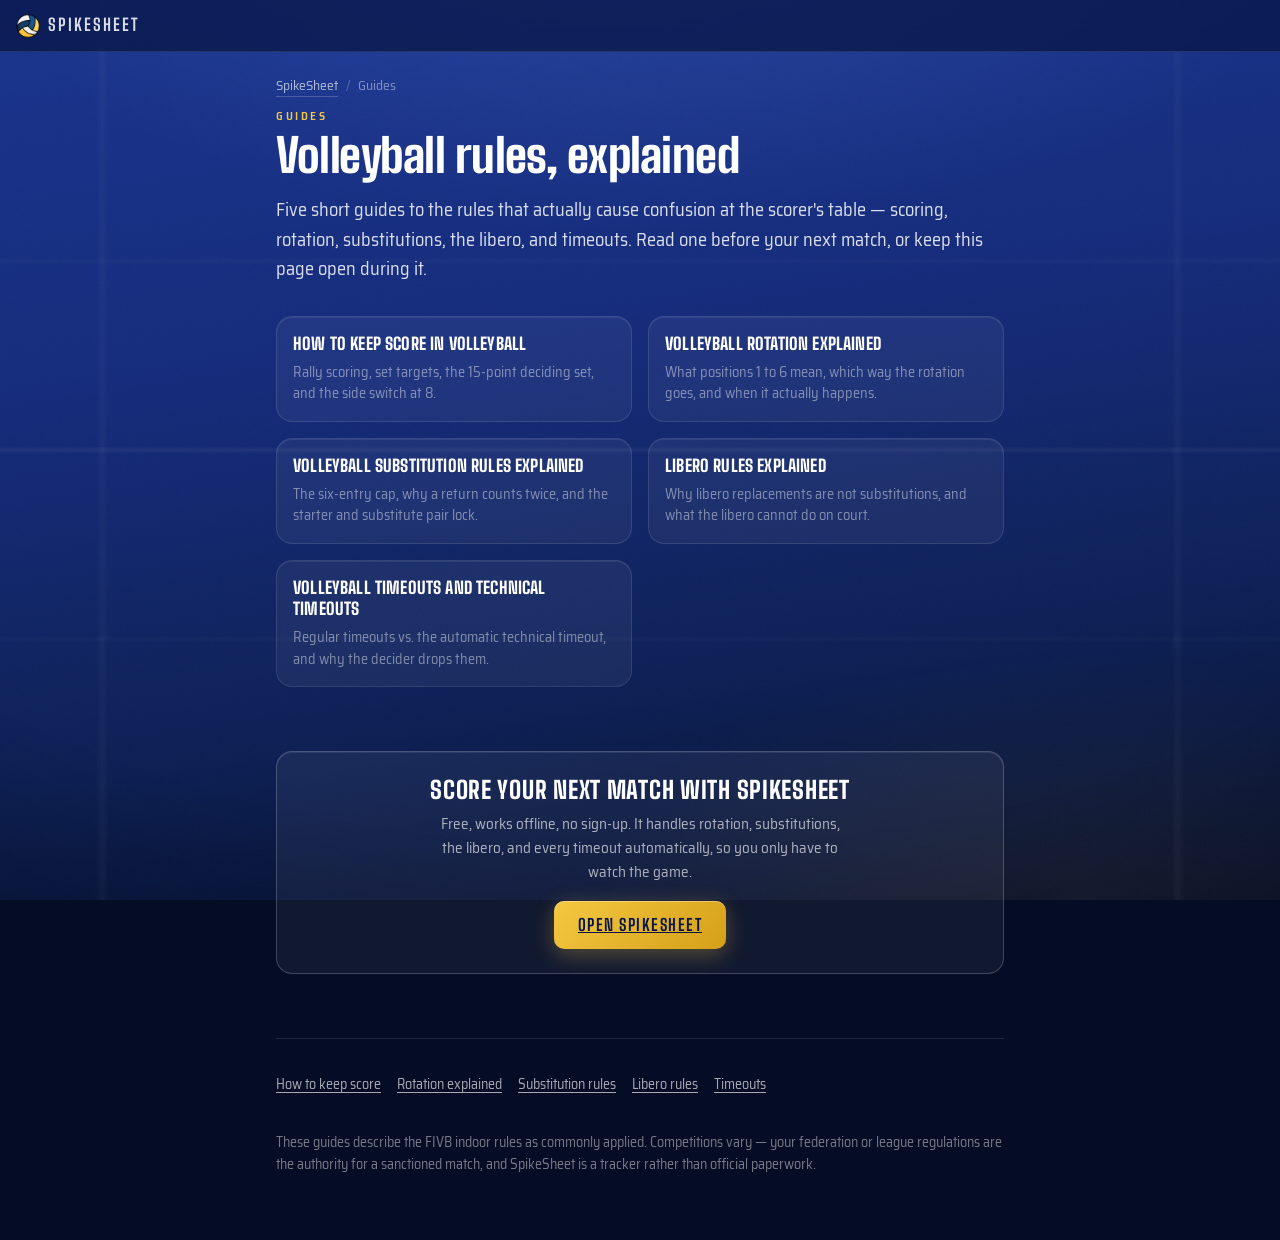
<file: guides/index.html>
<!DOCTYPE html>
<html lang="en">
<head>
<meta charset="UTF-8">
<meta name="viewport" content="width=device-width, initial-scale=1.0, viewport-fit=cover">
<meta name="theme-color" content="#071545">
<title>Volleyball Rules Guides | SpikeSheet</title>
<meta name="description" content="Five short, accurate guides to the volleyball rules that trip up new referees and scorers: scoring, rotation, substitutions, the libero, and timeouts.">
<link rel="canonical" href="https://watermenon09.github.io/VolleyballReferee/guides/">
<link rel="icon" type="image/png" href="../icons/volleyball.png">
<link rel="preload" href="../fonts/display-800.woff2" as="font" type="font/woff2" crossorigin>
<link rel="preload" href="../fonts/body-400.woff2" as="font" type="font/woff2" crossorigin>
<meta property="og:type" content="website">
<meta property="og:site_name" content="SpikeSheet">
<meta property="og:url" content="https://watermenon09.github.io/VolleyballReferee/guides/">
<meta property="og:title" content="Volleyball Rules Guides">
<meta property="og:description" content="Five short, accurate guides to the volleyball rules that trip up new referees and scorers: scoring, rotation, substitutions, the libero, and timeouts.">
<meta property="og:image" content="https://watermenon09.github.io/VolleyballReferee/icons/social-card.png">
<meta property="og:image:width" content="1200">
<meta property="og:image:height" content="630">
<meta name="twitter:card" content="summary_large_image">
<meta name="twitter:title" content="Volleyball Rules Guides">
<meta name="twitter:description" content="Five short, accurate guides to the volleyball rules that trip up new referees and scorers: scoring, rotation, substitutions, the libero, and timeouts.">
<meta name="twitter:image" content="https://watermenon09.github.io/VolleyballReferee/icons/social-card.png">
<!-- Structured data. This hub has no on-page FAQ section, so unlike the five guide pages
     there is no FAQPage entry here — only CollectionPage, BreadcrumbList and an ItemList of
     the five guides. -->
<script type="application/ld+json">
{
  "@context": "https://schema.org",
  "@graph": [
    {
      "@type": "CollectionPage",
      "name": "Volleyball Rules Guides",
      "description": "Five short, accurate guides to the volleyball rules that trip up new referees and scorers: scoring, rotation, substitutions, the libero, and timeouts.",
      "url": "https://watermenon09.github.io/VolleyballReferee/guides/"
    },
    {
      "@type": "BreadcrumbList",
      "itemListElement": [
        { "@type": "ListItem", "position": 1, "name": "SpikeSheet", "item": "https://watermenon09.github.io/VolleyballReferee/" },
        { "@type": "ListItem", "position": 2, "name": "Guides" }
      ]
    },
    {
      "@type": "ItemList",
      "itemListElement": [
        { "@type": "ListItem", "position": 1, "name": "How to keep score in volleyball", "url": "https://watermenon09.github.io/VolleyballReferee/guides/how-to-keep-score-in-volleyball.html" },
        { "@type": "ListItem", "position": 2, "name": "Volleyball rotation explained", "url": "https://watermenon09.github.io/VolleyballReferee/guides/volleyball-rotation-explained.html" },
        { "@type": "ListItem", "position": 3, "name": "Volleyball substitution rules explained", "url": "https://watermenon09.github.io/VolleyballReferee/guides/volleyball-substitution-rules.html" },
        { "@type": "ListItem", "position": 4, "name": "Libero rules explained", "url": "https://watermenon09.github.io/VolleyballReferee/guides/libero-rules-explained.html" },
        { "@type": "ListItem", "position": 5, "name": "Volleyball timeouts and technical timeouts", "url": "https://watermenon09.github.io/VolleyballReferee/guides/timeouts-and-technical-timeouts.html" }
      ]
    }
  ]
}
</script>
<link rel="stylesheet" href="../styles.css">
<!-- Google tag. NOTE the automatic page_view is deliberately LEFT ON here. index.html sets
     send_page_view: false because app.js sends virtual pageviews for the SPA's five screens;
     app.js is not loaded on this page, so copying that flag would record zero pageviews. -->
<script async src="https://www.googletagmanager.com/gtag/js?id=G-RBPL9H3D0Y"></script>
<script>
  window.dataLayer = window.dataLayer || [];
  function gtag(){dataLayer.push(arguments);}
  gtag('js', new Date());
  gtag('config', 'G-RBPL9H3D0Y');
</script>
</head>
<body>

<header class="app-bar">
  <a class="app-brand" href="../" aria-label="SpikeSheet home">
    <img src="../icons/volleyball.png" alt="" width="24" height="24" aria-hidden="true">
    <span>SpikeSheet</span>
  </a>
</header>

<article class="guide-page">

  <nav class="guide-crumb" aria-label="Breadcrumb">
    <a href="../">SpikeSheet</a><span>/</span>Guides
  </nav>

  <span class="eyebrow">Guides</span>
  <h1 class="guide-h1">Volleyball rules, explained</h1>
  <p class="guide-lead">Five short guides to the rules that actually cause confusion at the scorer's
    table &mdash; scoring, rotation, substitutions, the libero, and timeouts. Read one before your next
    match, or keep this page open during it.</p>

  <ul class="guides-grid">
    <li>
      <a class="guide-tile" href="how-to-keep-score-in-volleyball.html">
        <h2 class="guide-tile-h">How to keep score in volleyball</h2>
        <p class="guide-tile-d">Rally scoring, set targets, the 15-point deciding set, and the side
          switch at 8.</p>
      </a>
    </li>
    <li>
      <a class="guide-tile" href="volleyball-rotation-explained.html">
        <h2 class="guide-tile-h">Volleyball rotation explained</h2>
        <p class="guide-tile-d">What positions 1 to 6 mean, which way the rotation goes, and when it
          actually happens.</p>
      </a>
    </li>
    <li>
      <a class="guide-tile" href="volleyball-substitution-rules.html">
        <h2 class="guide-tile-h">Volleyball substitution rules explained</h2>
        <p class="guide-tile-d">The six-entry cap, why a return counts twice, and the starter and
          substitute pair lock.</p>
      </a>
    </li>
    <li>
      <a class="guide-tile" href="libero-rules-explained.html">
        <h2 class="guide-tile-h">Libero rules explained</h2>
        <p class="guide-tile-d">Why libero replacements are not substitutions, and what the libero
          cannot do on court.</p>
      </a>
    </li>
    <li>
      <a class="guide-tile" href="timeouts-and-technical-timeouts.html">
        <h2 class="guide-tile-h">Volleyball timeouts and technical timeouts</h2>
        <p class="guide-tile-d">Regular timeouts vs. the automatic technical timeout, and why the
          decider drops them.</p>
      </a>
    </li>
  </ul>

  <section class="guide-cta">
    <h2 class="guide-cta-h">Score your next match with SpikeSheet</h2>
    <p>Free, works offline, no sign-up. It handles rotation, substitutions, the libero, and every
      timeout automatically, so you only have to watch the game.</p>
    <a class="btn btn-primary" href="../">Open SpikeSheet</a>
  </section>

  <footer class="guide-foot">
    <div class="guide-morelinks">
      <a href="how-to-keep-score-in-volleyball.html">How to keep score</a>
      <a href="volleyball-rotation-explained.html">Rotation explained</a>
      <a href="volleyball-substitution-rules.html">Substitution rules</a>
      <a href="libero-rules-explained.html">Libero rules</a>
      <a href="timeouts-and-technical-timeouts.html">Timeouts</a>
    </div>
    <p>These guides describe the FIVB indoor rules as commonly applied. Competitions vary &mdash; your
      federation or league regulations are the authority for a sanctioned match, and SpikeSheet is a
      tracker rather than official paperwork.</p>
  </footer>

</article>

</body>
</html>
</file>
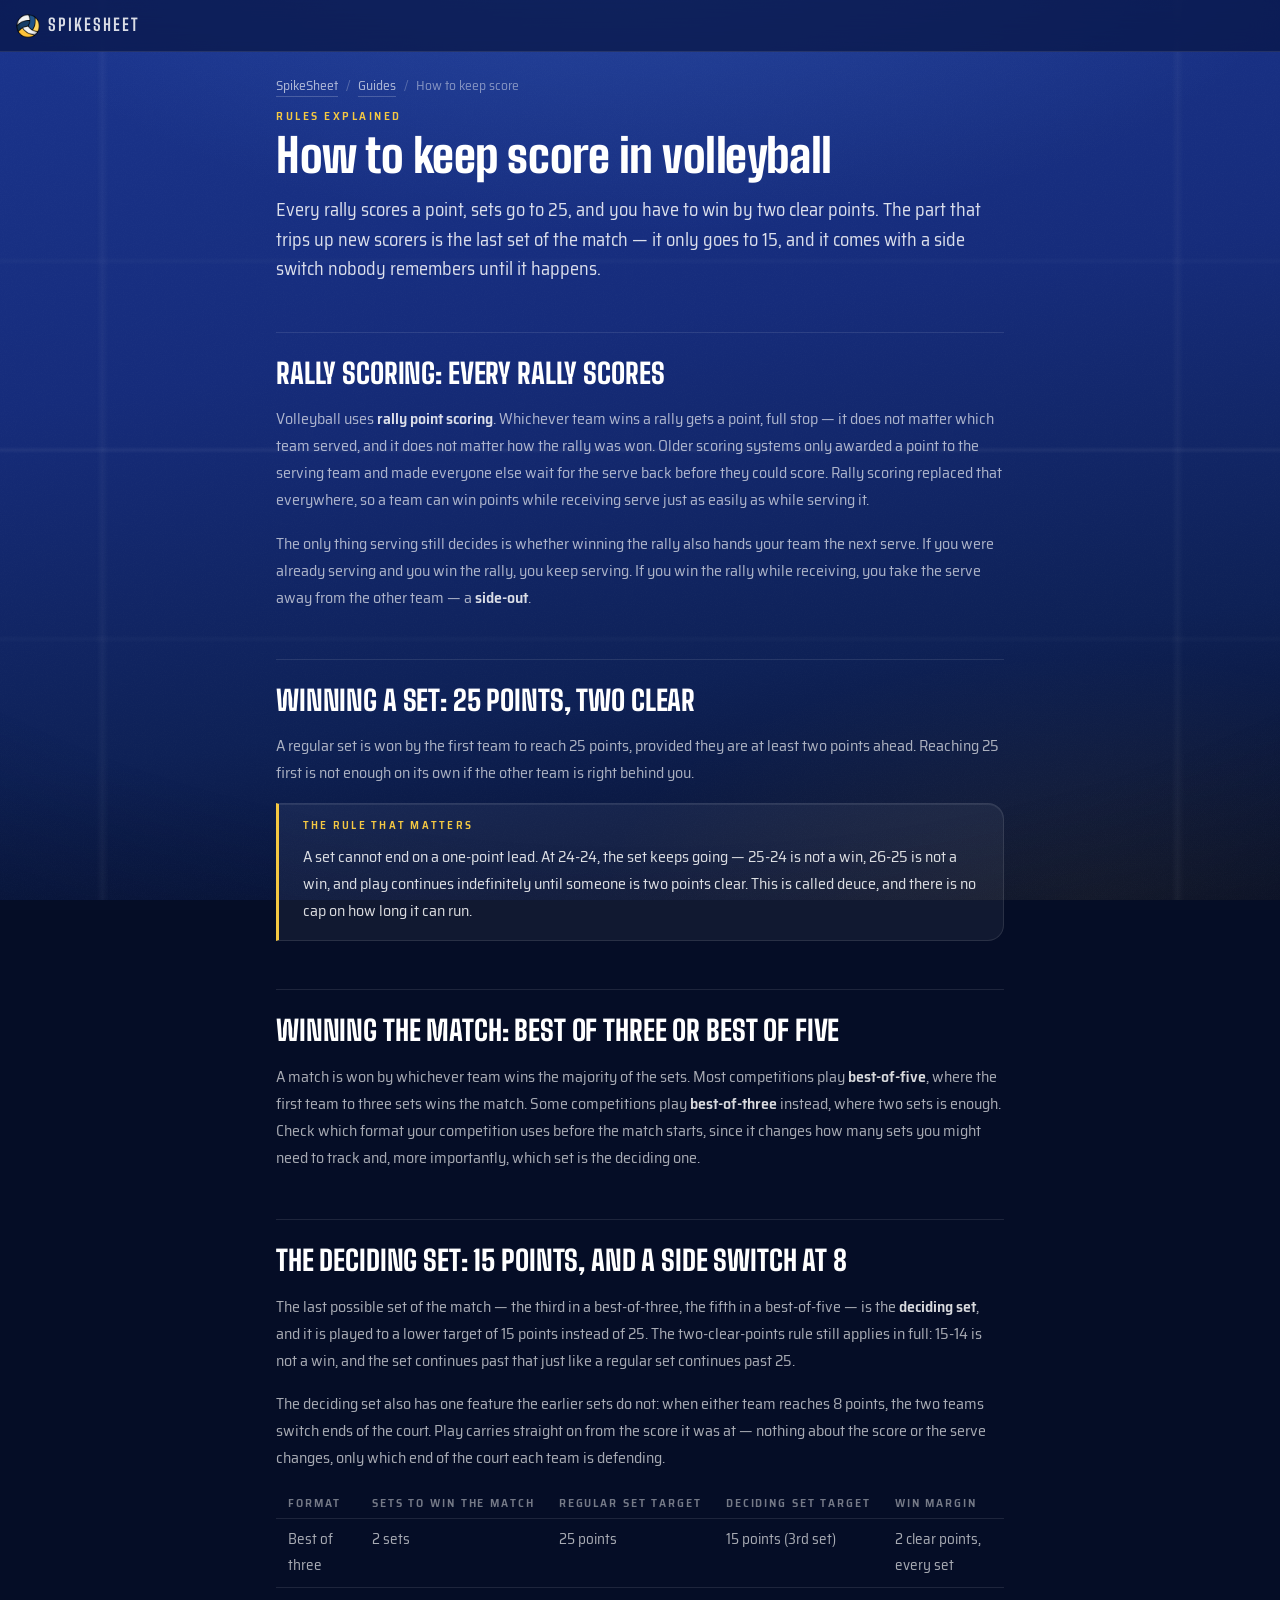
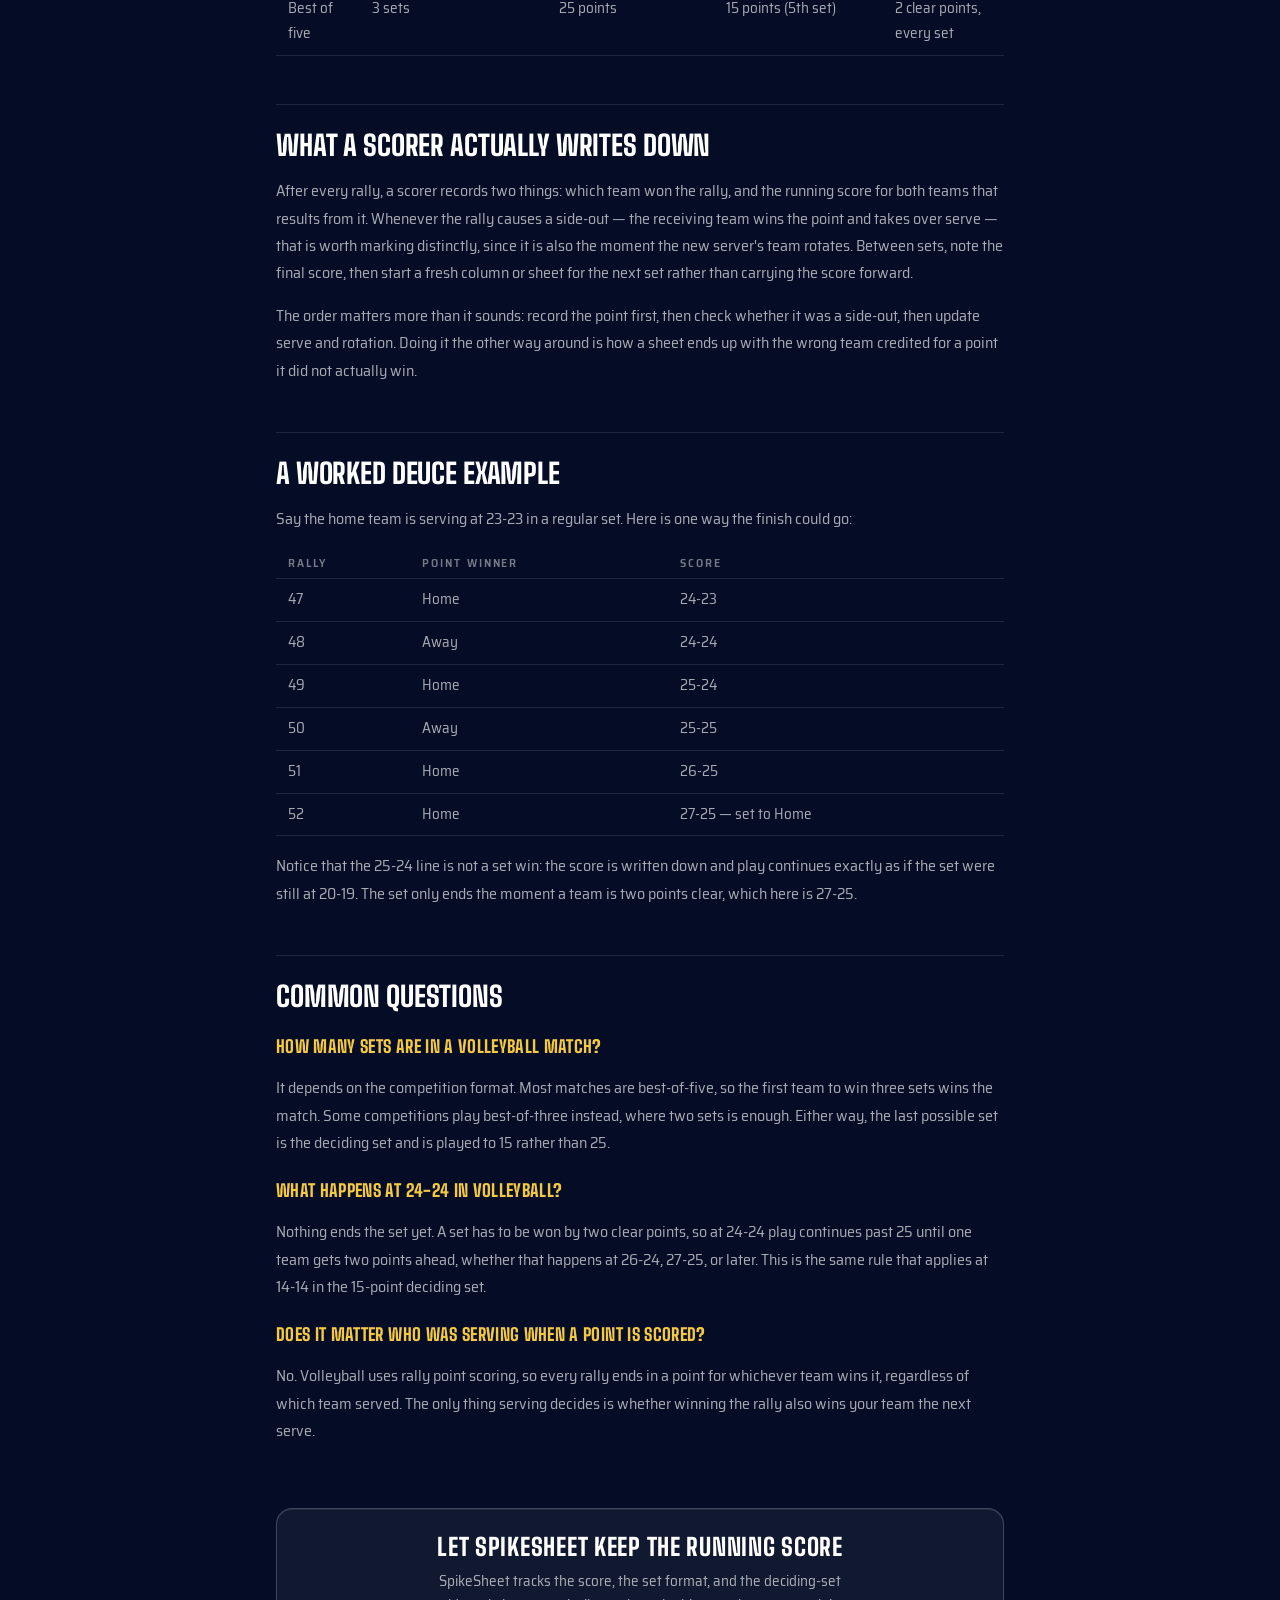
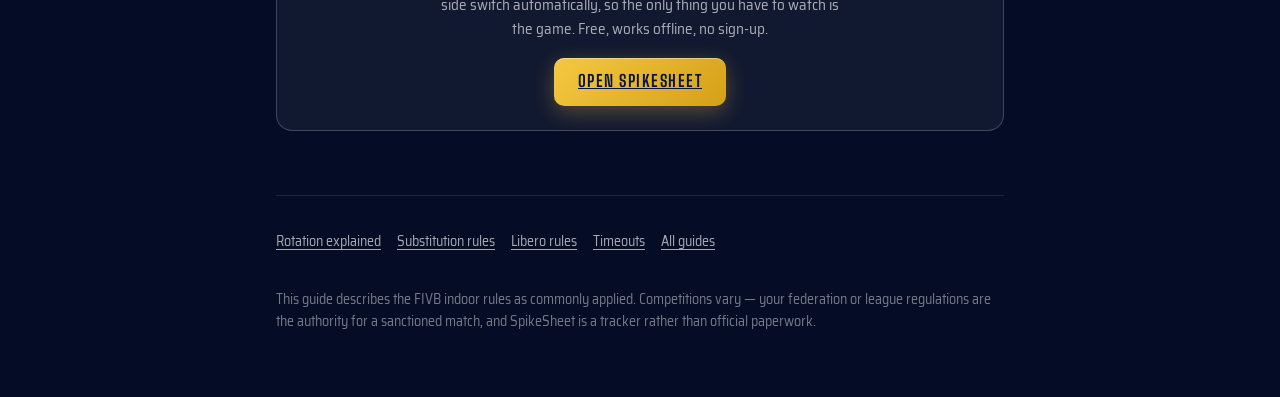
<file: guides/how-to-keep-score-in-volleyball.html>
<!DOCTYPE html>
<html lang="en">
<head>
<meta charset="UTF-8">
<meta name="viewport" content="width=device-width, initial-scale=1.0, viewport-fit=cover">
<meta name="theme-color" content="#071545">
<title>How to Keep Score in Volleyball | SpikeSheet</title>
<meta name="description" content="How volleyball scoring actually works: rally point scoring, sets to 25 won by two clear points, best-of-five format, the 15-point deciding set, and the side switch at 8.">
<link rel="canonical" href="https://watermenon09.github.io/VolleyballReferee/guides/how-to-keep-score-in-volleyball.html">
<link rel="icon" type="image/png" href="../icons/volleyball.png">
<link rel="preload" href="../fonts/display-800.woff2" as="font" type="font/woff2" crossorigin>
<link rel="preload" href="../fonts/body-400.woff2" as="font" type="font/woff2" crossorigin>
<meta property="og:type" content="article">
<meta property="og:site_name" content="SpikeSheet">
<meta property="og:url" content="https://watermenon09.github.io/VolleyballReferee/guides/how-to-keep-score-in-volleyball.html">
<meta property="og:title" content="How to Keep Score in Volleyball">
<meta property="og:description" content="Rally point scoring, sets to 25 won by two clear points, best-of-five format, the 15-point deciding set, and the side switch at 8.">
<meta property="og:image" content="https://watermenon09.github.io/VolleyballReferee/icons/social-card.png">
<meta property="og:image:width" content="1200">
<meta property="og:image:height" content="630">
<meta name="twitter:card" content="summary_large_image">
<meta name="twitter:title" content="How to Keep Score in Volleyball">
<meta name="twitter:description" content="Rally point scoring, sets to 25 won by two clear points, best-of-five format, the 15-point deciding set, and the side switch at 8.">
<meta name="twitter:image" content="https://watermenon09.github.io/VolleyballReferee/icons/social-card.png">
<!-- Structured data. The FAQPage answers MUST stay byte-identical to the on-page copy in
     the "Common questions" section; Google drops FAQ rich results whose answers do not
     appear on the page. If you edit one, edit both. -->
<script type="application/ld+json">
{
  "@context": "https://schema.org",
  "@graph": [
    {
      "@type": "Article",
      "headline": "How to Keep Score in Volleyball",
      "description": "How volleyball scoring actually works: rally point scoring, sets to 25 won by two clear points, best-of-five format, the 15-point deciding set, and the side switch at 8.",
      "author": { "@type": "Person", "name": "Menon Pranto" },
      "publisher": { "@type": "Person", "name": "Menon Pranto" },
      "datePublished": "2026-09-02",
      "dateModified": "2026-09-02",
      "image": "https://watermenon09.github.io/VolleyballReferee/icons/social-card.png",
      "mainEntityOfPage": {
        "@type": "WebPage",
        "@id": "https://watermenon09.github.io/VolleyballReferee/guides/how-to-keep-score-in-volleyball.html"
      }
    },
    {
      "@type": "BreadcrumbList",
      "itemListElement": [
        { "@type": "ListItem", "position": 1, "name": "SpikeSheet", "item": "https://watermenon09.github.io/VolleyballReferee/" },
        { "@type": "ListItem", "position": 2, "name": "Guides", "item": "https://watermenon09.github.io/VolleyballReferee/guides/" },
        { "@type": "ListItem", "position": 3, "name": "How to keep score" }
      ]
    },
    {
      "@type": "FAQPage",
      "mainEntity": [
        {
          "@type": "Question",
          "name": "How many sets are in a volleyball match?",
          "acceptedAnswer": { "@type": "Answer", "text": "It depends on the competition format. Most matches are best-of-five, so the first team to win three sets wins the match. Some competitions play best-of-three instead, where two sets is enough. Either way, the last possible set is the deciding set and is played to 15 rather than 25." }
        },
        {
          "@type": "Question",
          "name": "What happens at 24-24 in volleyball?",
          "acceptedAnswer": { "@type": "Answer", "text": "Nothing ends the set yet. A set has to be won by two clear points, so at 24-24 play continues past 25 until one team gets two points ahead, whether that happens at 26-24, 27-25, or later. This is the same rule that applies at 14-14 in the 15-point deciding set." }
        },
        {
          "@type": "Question",
          "name": "Does it matter who was serving when a point is scored?",
          "acceptedAnswer": { "@type": "Answer", "text": "No. Volleyball uses rally point scoring, so every rally ends in a point for whichever team wins it, regardless of which team served. The only thing serving decides is whether winning the rally also wins your team the next serve." }
        }
      ]
    }
  ]
}
</script>
<link rel="stylesheet" href="../styles.css">
<!-- Google tag. NOTE the automatic page_view is deliberately LEFT ON here. index.html sets
     send_page_view: false because app.js sends virtual pageviews for the SPA's five screens;
     app.js is not loaded on this page, so copying that flag would record zero pageviews. -->
<script async src="https://www.googletagmanager.com/gtag/js?id=G-RBPL9H3D0Y"></script>
<script>
  window.dataLayer = window.dataLayer || [];
  function gtag(){dataLayer.push(arguments);}
  gtag('js', new Date());
  gtag('config', 'G-RBPL9H3D0Y');
</script>
</head>
<body>

<header class="app-bar">
  <a class="app-brand" href="../" aria-label="SpikeSheet home">
    <img src="../icons/volleyball.png" alt="" width="24" height="24" aria-hidden="true">
    <span>SpikeSheet</span>
  </a>
</header>

<article class="guide-page">

  <nav class="guide-crumb" aria-label="Breadcrumb">
    <a href="../">SpikeSheet</a><span>/</span><a href="./">Guides</a><span>/</span>How to keep score
  </nav>

  <span class="eyebrow">Rules explained</span>
  <h1 class="guide-h1">How to keep score in volleyball</h1>
  <p class="guide-lead">Every rally scores a point, sets go to 25, and you have to win by two clear
    points. The part that trips up new scorers is the last set of the match &mdash; it only goes to
    15, and it comes with a side switch nobody remembers until it happens.</p>

  <div class="guide-prose">

    <h2>Rally scoring: every rally scores</h2>
    <p>Volleyball uses <strong>rally point scoring</strong>. Whichever team wins a rally gets a point,
      full stop &mdash; it does not matter which team served, and it does not matter how the rally
      was won. Older scoring systems only awarded a point to the serving team and made everyone else
      wait for the serve back before they could score. Rally scoring replaced that everywhere, so a
      team can win points while receiving serve just as easily as while serving it.</p>
    <p>The only thing serving still decides is whether winning the rally also hands your team the next
      serve. If you were already serving and you win the rally, you keep serving. If you win the rally
      while receiving, you take the serve away from the other team &mdash; a <strong>side-out</strong>.</p>

    <h2>Winning a set: 25 points, two clear</h2>
    <p>A regular set is won by the first team to reach 25 points, provided they are at least two points
      ahead. Reaching 25 first is not enough on its own if the other team is right behind you.</p>

    <div class="guide-note">
      <span class="guide-note-label">The rule that matters</span>
      <p>A set cannot end on a one-point lead. At 24-24, the set keeps going &mdash; 25-24 is not a
        win, 26-25 is not a win, and play continues indefinitely until someone is two points clear.
        This is called deuce, and there is no cap on how long it can run.</p>
    </div>

    <h2>Winning the match: best of three or best of five</h2>
    <p>A match is won by whichever team wins the majority of the sets. Most competitions play
      <strong>best-of-five</strong>, where the first team to three sets wins the match. Some
      competitions play <strong>best-of-three</strong> instead, where two sets is enough. Check which
      format your competition uses before the match starts, since it changes how many sets you might
      need to track and, more importantly, which set is the deciding one.</p>

    <h2>The deciding set: 15 points, and a side switch at 8</h2>
    <p>The last possible set of the match &mdash; the third in a best-of-three, the fifth in a
      best-of-five &mdash; is the <strong>deciding set</strong>, and it is played to a lower target of
      15 points instead of 25. The two-clear-points rule still applies in full: 15-14 is not a win, and
      the set continues past that just like a regular set continues past 25.</p>
    <p>The deciding set also has one feature the earlier sets do not: when either team reaches 8 points,
      the two teams switch ends of the court. Play carries straight on from the score it was at &mdash;
      nothing about the score or the serve changes, only which end of the court each team is
      defending.</p>

    <div class="guide-tablewrap">
      <table>
        <thead><tr><th>Format</th><th>Sets to win the match</th><th>Regular set target</th><th>Deciding set target</th><th>Win margin</th></tr></thead>
        <tbody>
          <tr><td>Best of three</td><td>2 sets</td><td>25 points</td><td>15 points (3rd set)</td><td>2 clear points, every set</td></tr>
          <tr><td>Best of five</td><td>3 sets</td><td>25 points</td><td>15 points (5th set)</td><td>2 clear points, every set</td></tr>
        </tbody>
      </table>
    </div>

    <h2>What a scorer actually writes down</h2>
    <p>After every rally, a scorer records two things: which team won the rally, and the running score
      for both teams that results from it. Whenever the rally causes a side-out &mdash; the receiving
      team wins the point and takes over serve &mdash; that is worth marking distinctly, since it is
      also the moment the new server's team rotates. Between sets, note the final score, then start a
      fresh column or sheet for the next set rather than carrying the score forward.</p>
    <p>The order matters more than it sounds: record the point first, then check whether it was a
      side-out, then update serve and rotation. Doing it the other way around is how a sheet ends up
      with the wrong team credited for a point it did not actually win.</p>

    <h2>A worked deuce example</h2>
    <p>Say the home team is serving at 23-23 in a regular set. Here is one way the finish could go:</p>

    <div class="guide-tablewrap">
      <table>
        <thead><tr><th>Rally</th><th>Point winner</th><th>Score</th></tr></thead>
        <tbody>
          <tr><td>47</td><td>Home</td><td>24-23</td></tr>
          <tr><td>48</td><td>Away</td><td>24-24</td></tr>
          <tr><td>49</td><td>Home</td><td>25-24</td></tr>
          <tr><td>50</td><td>Away</td><td>25-25</td></tr>
          <tr><td>51</td><td>Home</td><td>26-25</td></tr>
          <tr><td>52</td><td>Home</td><td>27-25 &mdash; set to Home</td></tr>
        </tbody>
      </table>
    </div>

    <p>Notice that the 25-24 line is not a set win: the score is written down and play
      continues exactly as if the set were still at 20-19. The set only ends the moment a team is two
      points clear, which here is 27-25.</p>

    <h2>Common questions</h2>

    <h3>How many sets are in a volleyball match?</h3>
    <p>It depends on the competition format. Most matches are best-of-five, so the first team to win three sets wins the match. Some competitions play best-of-three instead, where two sets is enough. Either way, the last possible set is the deciding set and is played to 15 rather than 25.</p>

    <h3>What happens at 24-24 in volleyball?</h3>
    <p>Nothing ends the set yet. A set has to be won by two clear points, so at 24-24 play continues past 25 until one team gets two points ahead, whether that happens at 26-24, 27-25, or later. This is the same rule that applies at 14-14 in the 15-point deciding set.</p>

    <h3>Does it matter who was serving when a point is scored?</h3>
    <p>No. Volleyball uses rally point scoring, so every rally ends in a point for whichever team wins it, regardless of which team served. The only thing serving decides is whether winning the rally also wins your team the next serve.</p>

  </div>

  <section class="guide-cta">
    <h2 class="guide-cta-h">Let SpikeSheet keep the running score</h2>
    <p>SpikeSheet tracks the score, the set format, and the deciding-set side switch automatically, so
      the only thing you have to watch is the game. Free, works offline, no sign-up.</p>
    <a class="btn btn-primary" href="../">Open SpikeSheet</a>
  </section>

  <footer class="guide-foot">
    <div class="guide-morelinks">
      <a href="volleyball-rotation-explained.html">Rotation explained</a>
      <a href="volleyball-substitution-rules.html">Substitution rules</a>
      <a href="libero-rules-explained.html">Libero rules</a>
      <a href="timeouts-and-technical-timeouts.html">Timeouts</a>
      <a href="./">All guides</a>
    </div>
    <p>This guide describes the FIVB indoor rules as commonly applied. Competitions vary &mdash; your
      federation or league regulations are the authority for a sanctioned match, and SpikeSheet is a
      tracker rather than official paperwork.</p>
  </footer>

</article>

</body>
</html>
</file>
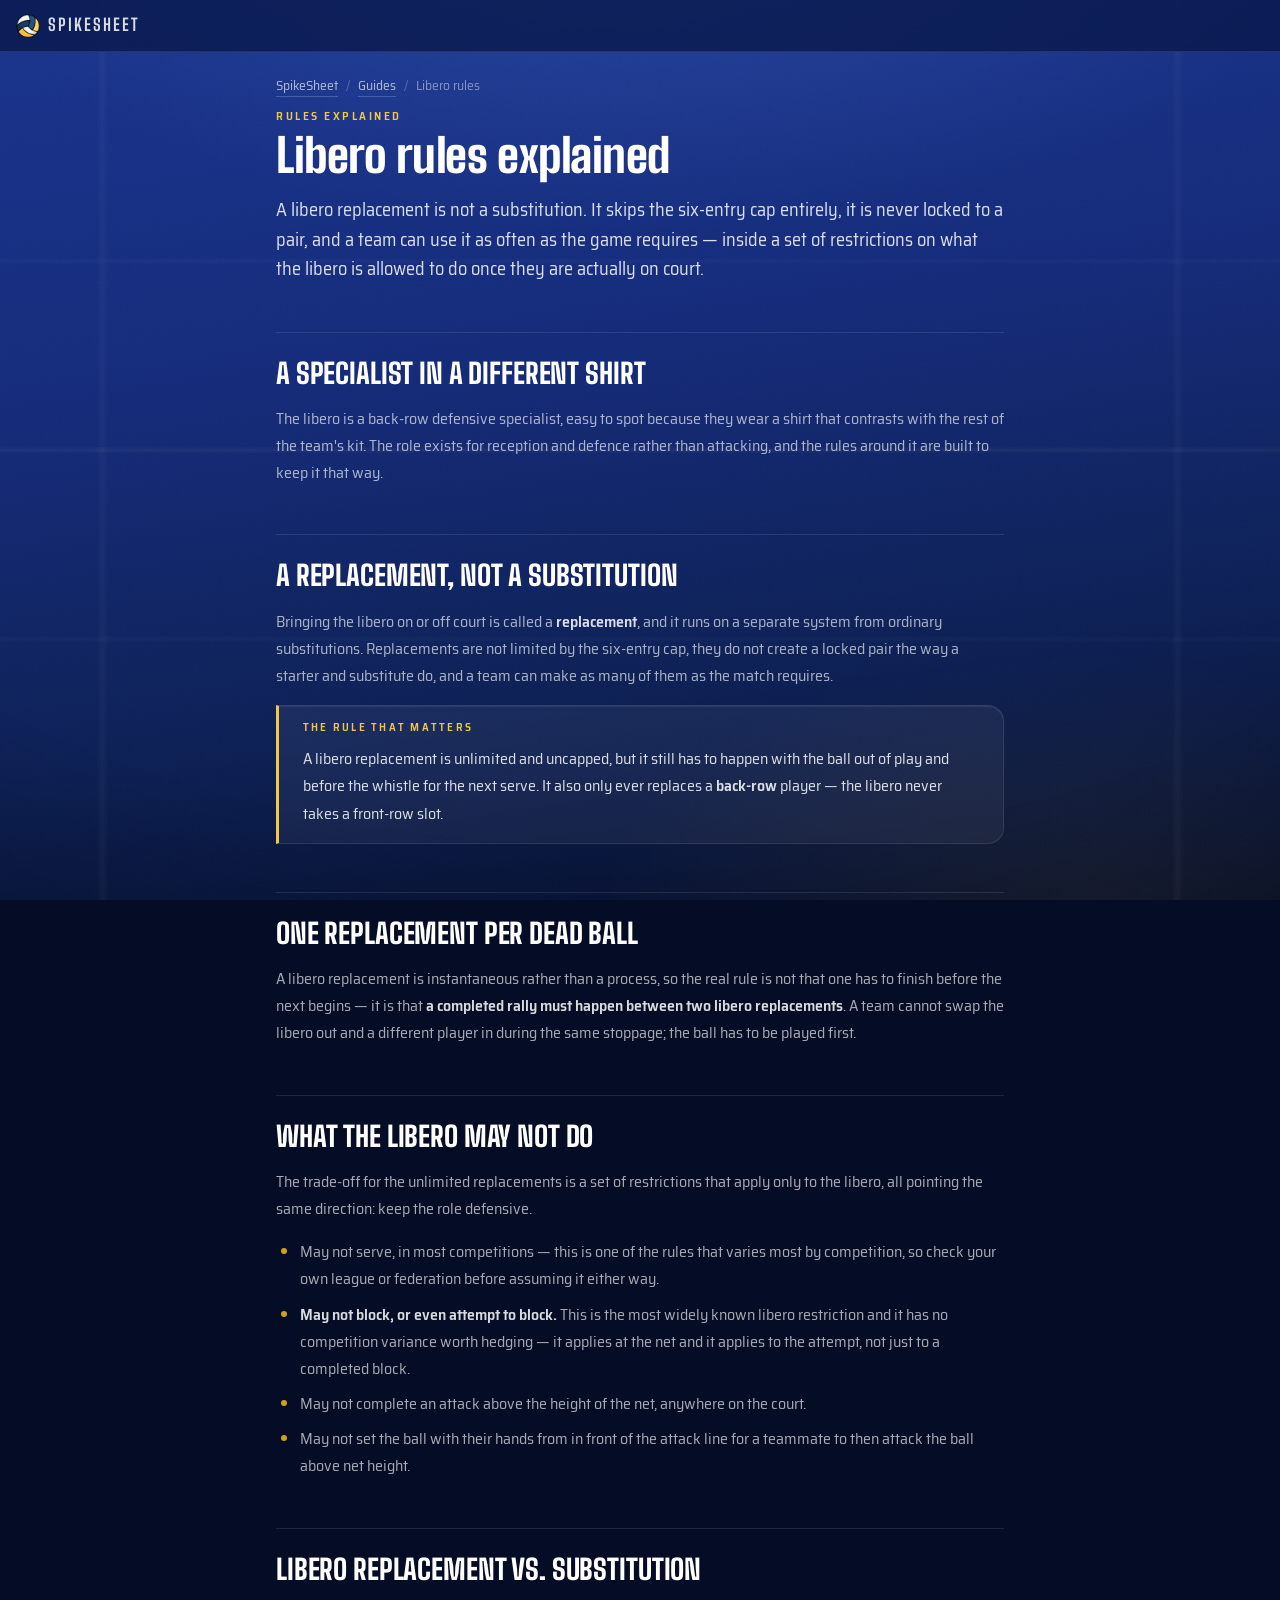
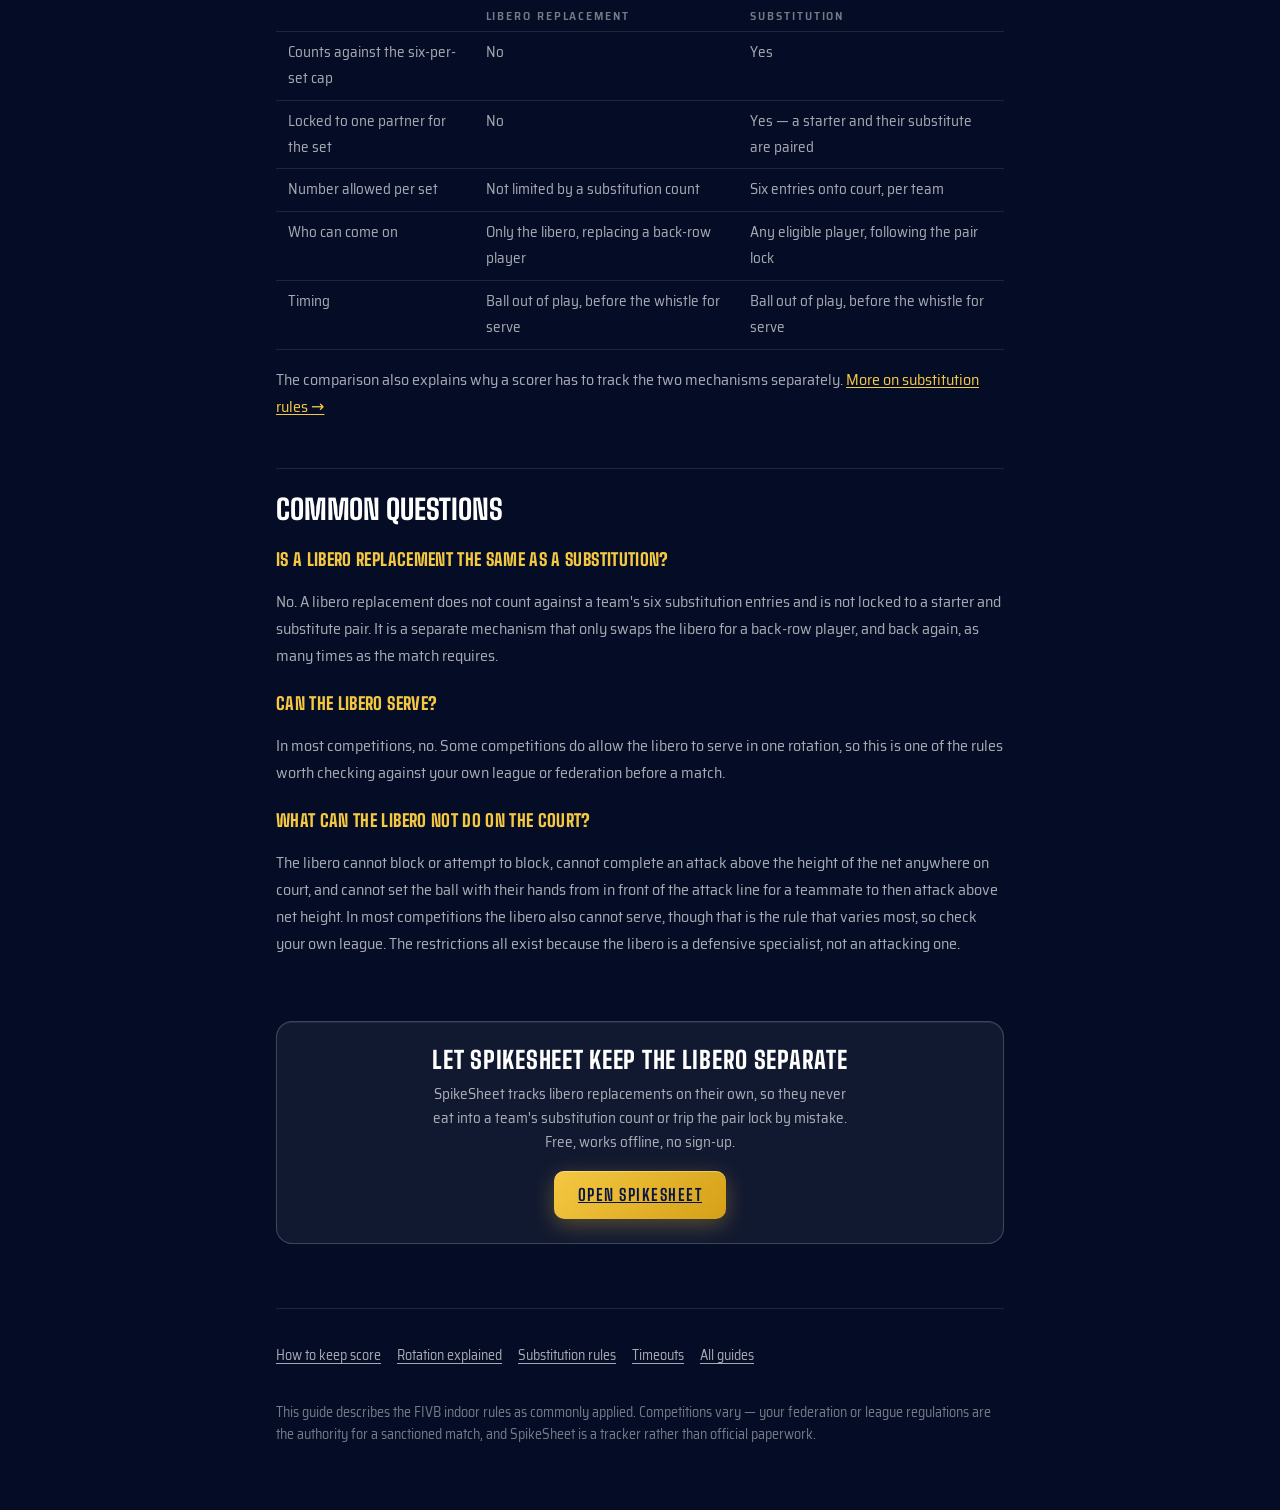
<file: guides/libero-rules-explained.html>
<!DOCTYPE html>
<html lang="en">
<head>
<meta charset="UTF-8">
<meta name="viewport" content="width=device-width, initial-scale=1.0, viewport-fit=cover">
<meta name="theme-color" content="#071545">
<title>Libero Rules Explained | SpikeSheet</title>
<meta name="description" content="What the libero can and cannot do in volleyball: unlimited back-row replacements outside the substitution cap, no serving in most competitions, and the attack restrictions that come with the role.">
<link rel="canonical" href="https://watermenon09.github.io/VolleyballReferee/guides/libero-rules-explained.html">
<link rel="icon" type="image/png" href="../icons/volleyball.png">
<link rel="preload" href="../fonts/display-800.woff2" as="font" type="font/woff2" crossorigin>
<link rel="preload" href="../fonts/body-400.woff2" as="font" type="font/woff2" crossorigin>
<meta property="og:type" content="article">
<meta property="og:site_name" content="SpikeSheet">
<meta property="og:url" content="https://watermenon09.github.io/VolleyballReferee/guides/libero-rules-explained.html">
<meta property="og:title" content="Libero Rules Explained">
<meta property="og:description" content="Unlimited back-row replacements outside the substitution cap, no serving in most competitions, and the attack restrictions that come with the role.">
<meta property="og:image" content="https://watermenon09.github.io/VolleyballReferee/icons/social-card.png">
<meta property="og:image:width" content="1200">
<meta property="og:image:height" content="630">
<meta name="twitter:card" content="summary_large_image">
<meta name="twitter:title" content="Libero Rules Explained">
<meta name="twitter:description" content="Unlimited back-row replacements outside the substitution cap, no serving in most competitions, and the attack restrictions that come with the role.">
<meta name="twitter:image" content="https://watermenon09.github.io/VolleyballReferee/icons/social-card.png">
<!-- Structured data. The FAQPage answers MUST stay byte-identical to the on-page copy in
     the "Common questions" section; Google drops FAQ rich results whose answers do not
     appear on the page. If you edit one, edit both. -->
<script type="application/ld+json">
{
  "@context": "https://schema.org",
  "@graph": [
    {
      "@type": "Article",
      "headline": "Libero Rules Explained",
      "description": "What the libero can and cannot do in volleyball: unlimited back-row replacements outside the substitution cap, no serving in most competitions, and the attack restrictions that come with the role.",
      "author": { "@type": "Person", "name": "Menon Pranto" },
      "publisher": { "@type": "Person", "name": "Menon Pranto" },
      "datePublished": "2026-09-02",
      "dateModified": "2026-09-02",
      "image": "https://watermenon09.github.io/VolleyballReferee/icons/social-card.png",
      "mainEntityOfPage": {
        "@type": "WebPage",
        "@id": "https://watermenon09.github.io/VolleyballReferee/guides/libero-rules-explained.html"
      }
    },
    {
      "@type": "BreadcrumbList",
      "itemListElement": [
        { "@type": "ListItem", "position": 1, "name": "SpikeSheet", "item": "https://watermenon09.github.io/VolleyballReferee/" },
        { "@type": "ListItem", "position": 2, "name": "Guides", "item": "https://watermenon09.github.io/VolleyballReferee/guides/" },
        { "@type": "ListItem", "position": 3, "name": "Libero rules" }
      ]
    },
    {
      "@type": "FAQPage",
      "mainEntity": [
        {
          "@type": "Question",
          "name": "Is a libero replacement the same as a substitution?",
          "acceptedAnswer": { "@type": "Answer", "text": "No. A libero replacement does not count against a team's six substitution entries and is not locked to a starter and substitute pair. It is a separate mechanism that only swaps the libero for a back-row player, and back again, as many times as the match requires." }
        },
        {
          "@type": "Question",
          "name": "Can the libero serve?",
          "acceptedAnswer": { "@type": "Answer", "text": "In most competitions, no. Some competitions do allow the libero to serve in one rotation, so this is one of the rules worth checking against your own league or federation before a match." }
        },
        {
          "@type": "Question",
          "name": "What can the libero not do on the court?",
          "acceptedAnswer": { "@type": "Answer", "text": "The libero cannot block or attempt to block, cannot complete an attack above the height of the net anywhere on court, and cannot set the ball with their hands from in front of the attack line for a teammate to then attack above net height. In most competitions the libero also cannot serve, though that is the rule that varies most, so check your own league. The restrictions all exist because the libero is a defensive specialist, not an attacking one." }
        }
      ]
    }
  ]
}
</script>
<link rel="stylesheet" href="../styles.css">
<!-- Google tag. NOTE the automatic page_view is deliberately LEFT ON here. index.html sets
     send_page_view: false because app.js sends virtual pageviews for the SPA's five screens;
     app.js is not loaded on this page, so copying that flag would record zero pageviews. -->
<script async src="https://www.googletagmanager.com/gtag/js?id=G-RBPL9H3D0Y"></script>
<script>
  window.dataLayer = window.dataLayer || [];
  function gtag(){dataLayer.push(arguments);}
  gtag('js', new Date());
  gtag('config', 'G-RBPL9H3D0Y');
</script>
</head>
<body>

<header class="app-bar">
  <a class="app-brand" href="../" aria-label="SpikeSheet home">
    <img src="../icons/volleyball.png" alt="" width="24" height="24" aria-hidden="true">
    <span>SpikeSheet</span>
  </a>
</header>

<article class="guide-page">

  <nav class="guide-crumb" aria-label="Breadcrumb">
    <a href="../">SpikeSheet</a><span>/</span><a href="./">Guides</a><span>/</span>Libero rules
  </nav>

  <span class="eyebrow">Rules explained</span>
  <h1 class="guide-h1">Libero rules explained</h1>
  <p class="guide-lead">A libero replacement is not a substitution. It skips the six-entry cap
    entirely, it is never locked to a pair, and a team can use it as often as the game requires &mdash;
    inside a set of restrictions on what the libero is allowed to do once they are actually on
    court.</p>

  <div class="guide-prose">

    <h2>A specialist in a different shirt</h2>
    <p>The libero is a back-row defensive specialist, easy to spot because they wear a shirt that
      contrasts with the rest of the team's kit. The role exists for reception and defence rather than
      attacking, and the rules around it are built to keep it that way.</p>

    <h2>A replacement, not a substitution</h2>
    <p>Bringing the libero on or off court is called a <strong>replacement</strong>, and it runs on a
      separate system from ordinary substitutions. Replacements are not limited by the six-entry cap,
      they do not create a locked pair the way a starter and substitute do, and a team can make as many
      of them as the match requires.</p>

    <div class="guide-note">
      <span class="guide-note-label">The rule that matters</span>
      <p>A libero replacement is unlimited and uncapped, but it still has to happen with the ball out
        of play and before the whistle for the next serve. It also only ever replaces a
        <strong>back-row</strong> player &mdash; the libero never takes a front-row slot.</p>
    </div>

    <h2>One replacement per dead ball</h2>
    <p>A libero replacement is instantaneous rather than a process, so the real rule is not that one
      has to finish before the next begins &mdash; it is that <strong>a completed rally must happen
      between two libero replacements</strong>. A team cannot swap the libero out and a different
      player in during the same stoppage; the ball has to be played first.</p>

    <h2>What the libero may not do</h2>
    <p>The trade-off for the unlimited replacements is a set of restrictions that apply only to the
      libero, all pointing the same direction: keep the role defensive.</p>
    <ul>
      <li>May not serve, in most competitions &mdash; this is one of the rules that varies most by
        competition, so check your own league or federation before assuming it either way.</li>
      <li><strong>May not block, or even attempt to block.</strong> This is the most widely known
        libero restriction and it has no competition variance worth hedging &mdash; it applies at the
        net and it applies to the attempt, not just to a completed block.</li>
      <li>May not complete an attack above the height of the net, anywhere on the court.</li>
      <li>May not set the ball with their hands from in front of the attack line for a teammate to
        then attack the ball above net height.</li>
    </ul>

    <h2>Libero replacement vs. substitution</h2>

    <div class="guide-tablewrap">
      <table>
        <thead><tr><th></th><th>Libero replacement</th><th>Substitution</th></tr></thead>
        <tbody>
          <tr><td>Counts against the six-per-set cap</td><td>No</td><td>Yes</td></tr>
          <tr><td>Locked to one partner for the set</td><td>No</td><td>Yes &mdash; a starter and their substitute are paired</td></tr>
          <tr><td>Number allowed per set</td><td>Not limited by a substitution count</td><td>Six entries onto court, per team</td></tr>
          <tr><td>Who can come on</td><td>Only the libero, replacing a back-row player</td><td>Any eligible player, following the pair lock</td></tr>
          <tr><td>Timing</td><td>Ball out of play, before the whistle for serve</td><td>Ball out of play, before the whistle for serve</td></tr>
        </tbody>
      </table>
    </div>

    <p>The comparison also explains why a scorer has to track the two mechanisms separately.
      <a href="volleyball-substitution-rules.html">More on substitution rules &rarr;</a></p>

    <h2>Common questions</h2>

    <h3>Is a libero replacement the same as a substitution?</h3>
    <p>No. A libero replacement does not count against a team's six substitution entries and is not locked to a starter and substitute pair. It is a separate mechanism that only swaps the libero for a back-row player, and back again, as many times as the match requires.</p>

    <h3>Can the libero serve?</h3>
    <p>In most competitions, no. Some competitions do allow the libero to serve in one rotation, so this is one of the rules worth checking against your own league or federation before a match.</p>

    <h3>What can the libero not do on the court?</h3>
    <p>The libero cannot block or attempt to block, cannot complete an attack above the height of the net anywhere on court, and cannot set the ball with their hands from in front of the attack line for a teammate to then attack above net height. In most competitions the libero also cannot serve, though that is the rule that varies most, so check your own league. The restrictions all exist because the libero is a defensive specialist, not an attacking one.</p>

  </div>

  <section class="guide-cta">
    <h2 class="guide-cta-h">Let SpikeSheet keep the libero separate</h2>
    <p>SpikeSheet tracks libero replacements on their own, so they never eat into a team's substitution
      count or trip the pair lock by mistake. Free, works offline, no sign-up.</p>
    <a class="btn btn-primary" href="../">Open SpikeSheet</a>
  </section>

  <footer class="guide-foot">
    <div class="guide-morelinks">
      <a href="how-to-keep-score-in-volleyball.html">How to keep score</a>
      <a href="volleyball-rotation-explained.html">Rotation explained</a>
      <a href="volleyball-substitution-rules.html">Substitution rules</a>
      <a href="timeouts-and-technical-timeouts.html">Timeouts</a>
      <a href="./">All guides</a>
    </div>
    <p>This guide describes the FIVB indoor rules as commonly applied. Competitions vary &mdash; your
      federation or league regulations are the authority for a sanctioned match, and SpikeSheet is a
      tracker rather than official paperwork.</p>
  </footer>

</article>

</body>
</html>
</file>
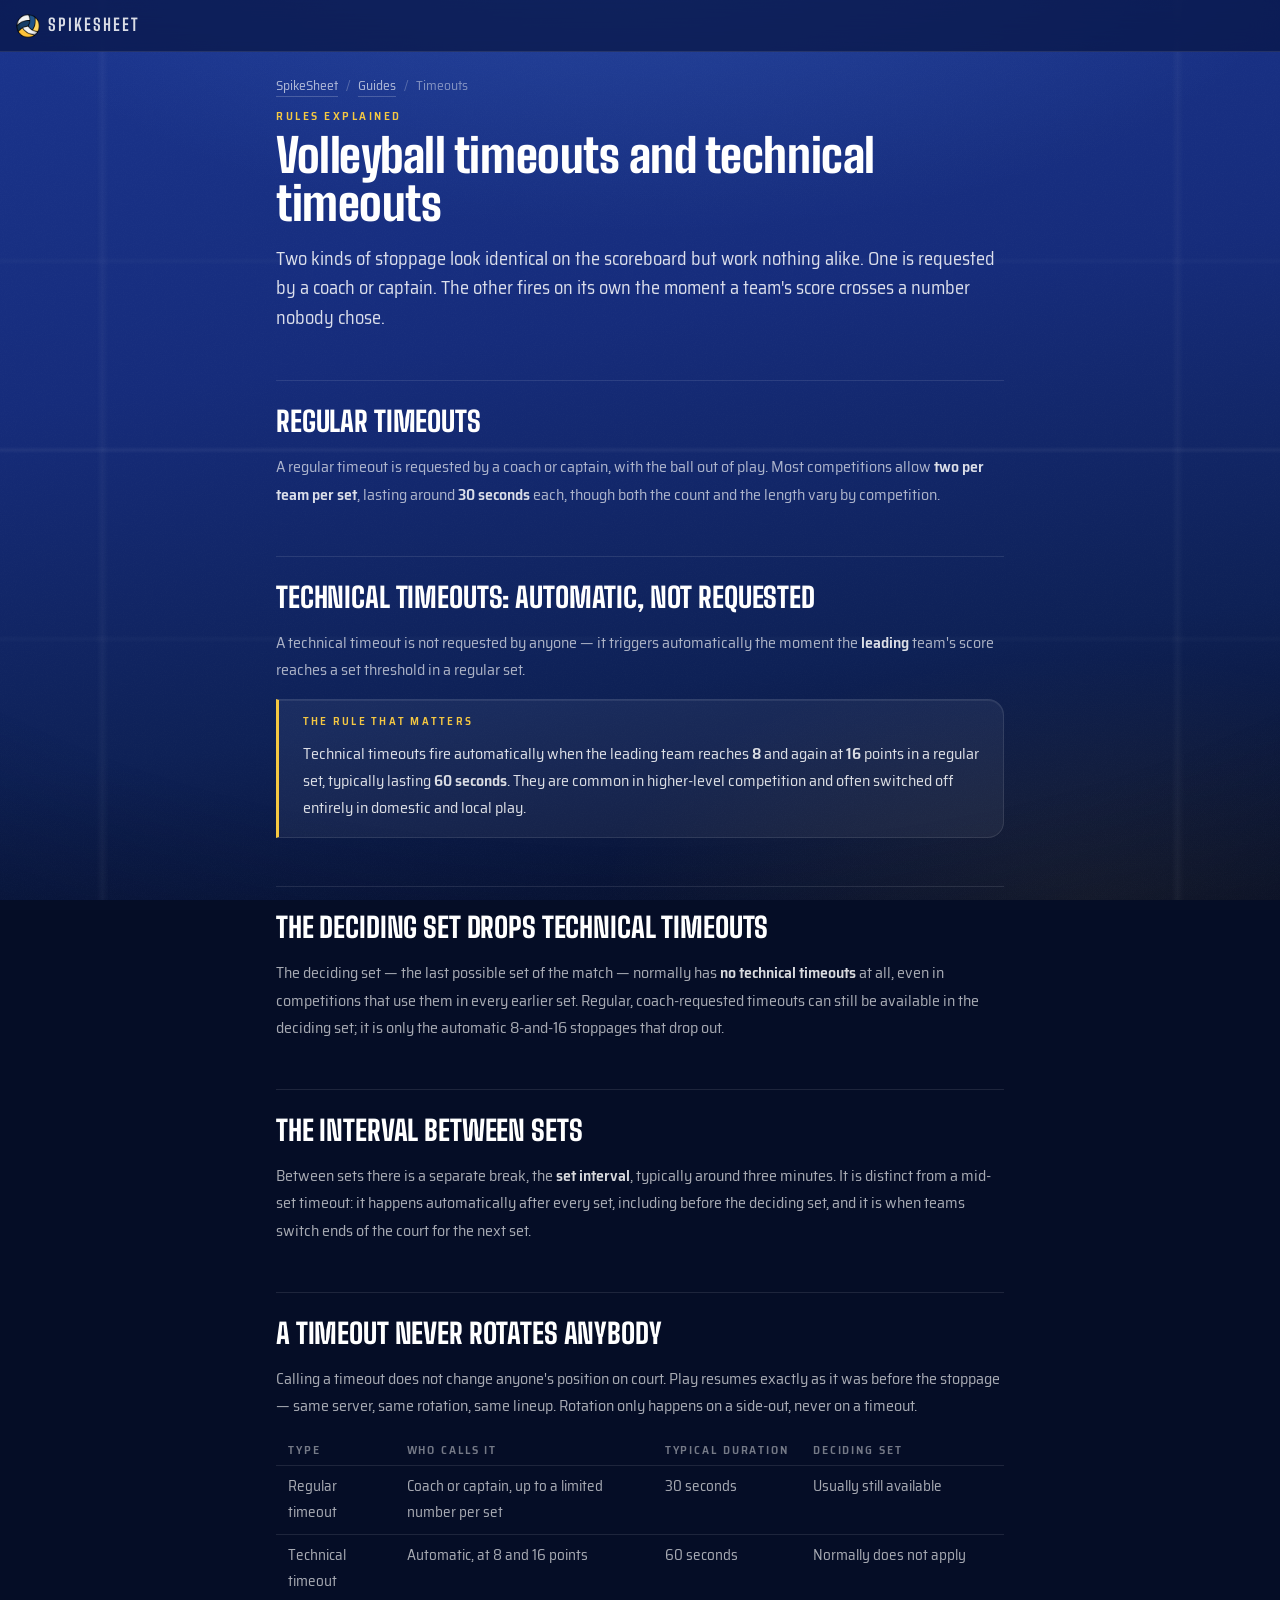
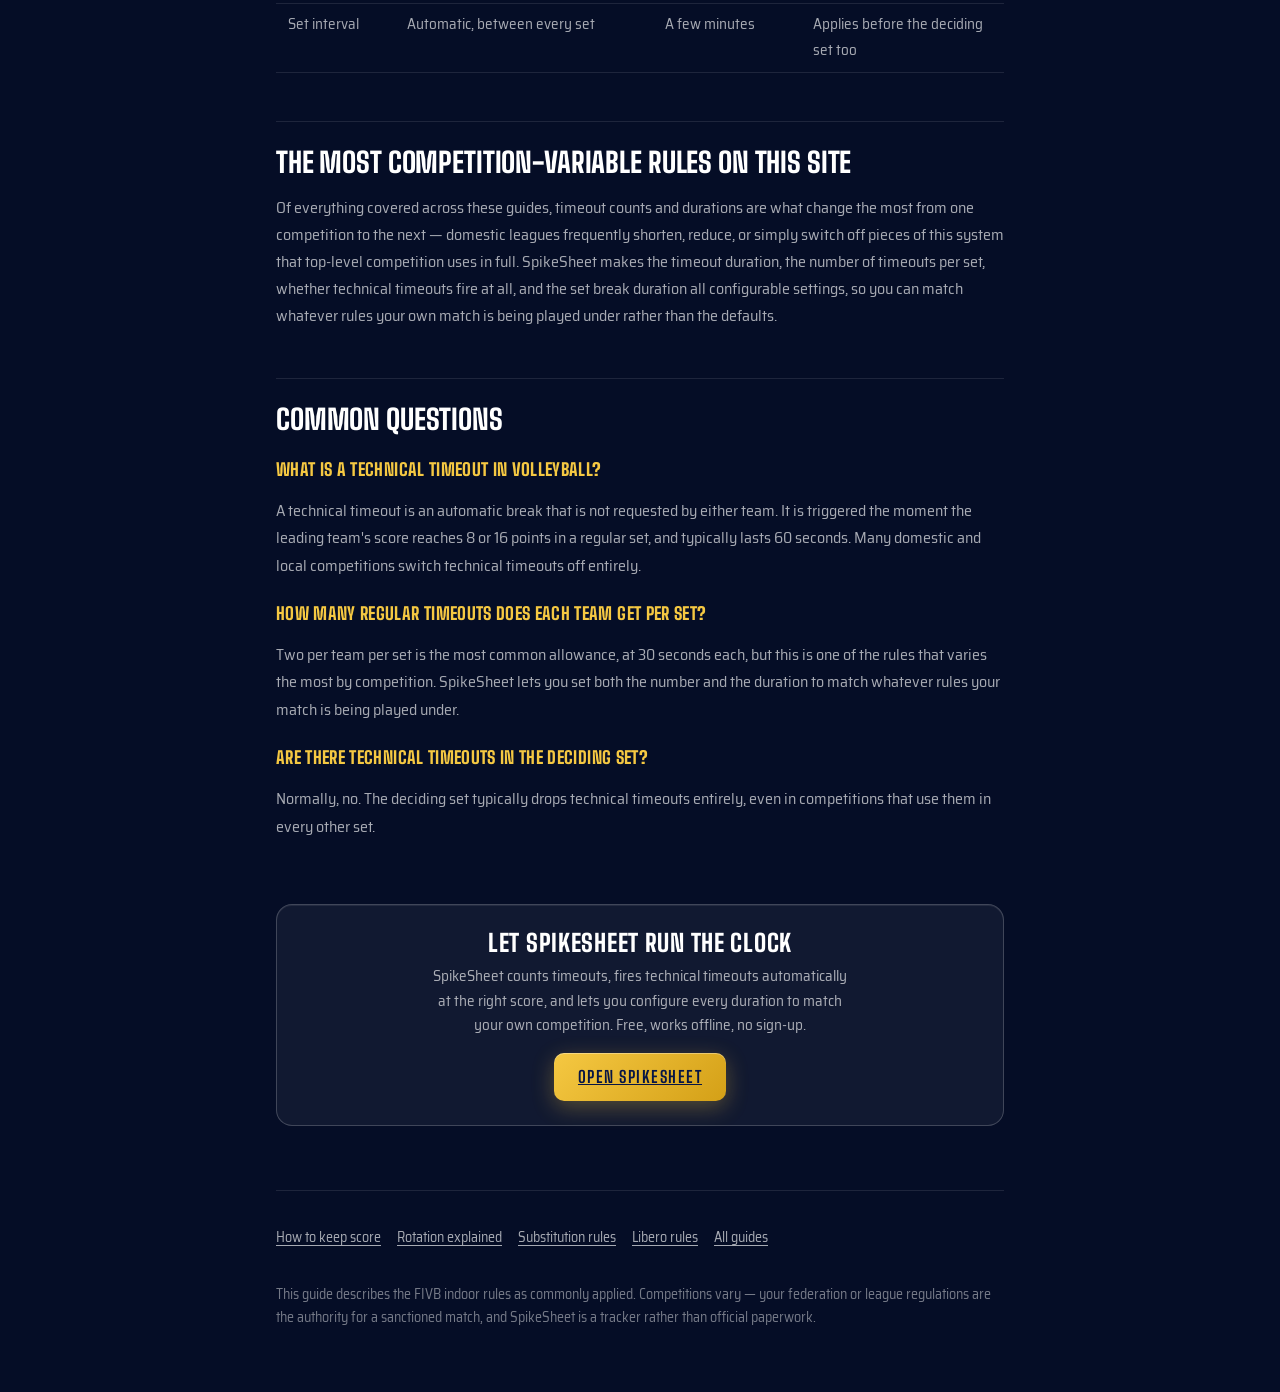
<file: guides/timeouts-and-technical-timeouts.html>
<!DOCTYPE html>
<html lang="en">
<head>
<meta charset="UTF-8">
<meta name="viewport" content="width=device-width, initial-scale=1.0, viewport-fit=cover">
<meta name="theme-color" content="#071545">
<title>Volleyball Timeouts and Technical Timeouts | SpikeSheet</title>
<meta name="description" content="Regular timeouts vs. automatic technical timeouts in volleyball: how many each team gets, how long they last, and why the deciding set usually has none.">
<link rel="canonical" href="https://watermenon09.github.io/VolleyballReferee/guides/timeouts-and-technical-timeouts.html">
<link rel="icon" type="image/png" href="../icons/volleyball.png">
<link rel="preload" href="../fonts/display-800.woff2" as="font" type="font/woff2" crossorigin>
<link rel="preload" href="../fonts/body-400.woff2" as="font" type="font/woff2" crossorigin>
<meta property="og:type" content="article">
<meta property="og:site_name" content="SpikeSheet">
<meta property="og:url" content="https://watermenon09.github.io/VolleyballReferee/guides/timeouts-and-technical-timeouts.html">
<meta property="og:title" content="Volleyball Timeouts and Technical Timeouts">
<meta property="og:description" content="How many timeouts each team gets, how long they last, what a technical timeout is, and why the deciding set usually has none.">
<meta property="og:image" content="https://watermenon09.github.io/VolleyballReferee/icons/social-card.png">
<meta property="og:image:width" content="1200">
<meta property="og:image:height" content="630">
<meta name="twitter:card" content="summary_large_image">
<meta name="twitter:title" content="Volleyball Timeouts and Technical Timeouts">
<meta name="twitter:description" content="How many timeouts each team gets, how long they last, what a technical timeout is, and why the deciding set usually has none.">
<meta name="twitter:image" content="https://watermenon09.github.io/VolleyballReferee/icons/social-card.png">
<!-- Structured data. The FAQPage answers MUST stay byte-identical to the on-page copy in
     the "Common questions" section; Google drops FAQ rich results whose answers do not
     appear on the page. If you edit one, edit both. -->
<script type="application/ld+json">
{
  "@context": "https://schema.org",
  "@graph": [
    {
      "@type": "Article",
      "headline": "Volleyball Timeouts and Technical Timeouts",
      "description": "Regular timeouts vs. automatic technical timeouts in volleyball: how many each team gets, how long they last, and why the deciding set usually has none.",
      "author": { "@type": "Person", "name": "Menon Pranto" },
      "publisher": { "@type": "Person", "name": "Menon Pranto" },
      "datePublished": "2026-09-02",
      "dateModified": "2026-09-02",
      "image": "https://watermenon09.github.io/VolleyballReferee/icons/social-card.png",
      "mainEntityOfPage": {
        "@type": "WebPage",
        "@id": "https://watermenon09.github.io/VolleyballReferee/guides/timeouts-and-technical-timeouts.html"
      }
    },
    {
      "@type": "BreadcrumbList",
      "itemListElement": [
        { "@type": "ListItem", "position": 1, "name": "SpikeSheet", "item": "https://watermenon09.github.io/VolleyballReferee/" },
        { "@type": "ListItem", "position": 2, "name": "Guides", "item": "https://watermenon09.github.io/VolleyballReferee/guides/" },
        { "@type": "ListItem", "position": 3, "name": "Timeouts" }
      ]
    },
    {
      "@type": "FAQPage",
      "mainEntity": [
        {
          "@type": "Question",
          "name": "What is a technical timeout in volleyball?",
          "acceptedAnswer": { "@type": "Answer", "text": "A technical timeout is an automatic break that is not requested by either team. It is triggered the moment the leading team's score reaches 8 or 16 points in a regular set, and typically lasts 60 seconds. Many domestic and local competitions switch technical timeouts off entirely." }
        },
        {
          "@type": "Question",
          "name": "How many regular timeouts does each team get per set?",
          "acceptedAnswer": { "@type": "Answer", "text": "Two per team per set is the most common allowance, at 30 seconds each, but this is one of the rules that varies the most by competition. SpikeSheet lets you set both the number and the duration to match whatever rules your match is being played under." }
        },
        {
          "@type": "Question",
          "name": "Are there technical timeouts in the deciding set?",
          "acceptedAnswer": { "@type": "Answer", "text": "Normally, no. The deciding set typically drops technical timeouts entirely, even in competitions that use them in every other set." }
        }
      ]
    }
  ]
}
</script>
<link rel="stylesheet" href="../styles.css">
<!-- Google tag. NOTE the automatic page_view is deliberately LEFT ON here. index.html sets
     send_page_view: false because app.js sends virtual pageviews for the SPA's five screens;
     app.js is not loaded on this page, so copying that flag would record zero pageviews. -->
<script async src="https://www.googletagmanager.com/gtag/js?id=G-RBPL9H3D0Y"></script>
<script>
  window.dataLayer = window.dataLayer || [];
  function gtag(){dataLayer.push(arguments);}
  gtag('js', new Date());
  gtag('config', 'G-RBPL9H3D0Y');
</script>
</head>
<body>

<header class="app-bar">
  <a class="app-brand" href="../" aria-label="SpikeSheet home">
    <img src="../icons/volleyball.png" alt="" width="24" height="24" aria-hidden="true">
    <span>SpikeSheet</span>
  </a>
</header>

<article class="guide-page">

  <nav class="guide-crumb" aria-label="Breadcrumb">
    <a href="../">SpikeSheet</a><span>/</span><a href="./">Guides</a><span>/</span>Timeouts
  </nav>

  <span class="eyebrow">Rules explained</span>
  <h1 class="guide-h1">Volleyball timeouts and technical timeouts</h1>
  <p class="guide-lead">Two kinds of stoppage look identical on the scoreboard but work nothing alike.
    One is requested by a coach or captain. The other fires on its own the moment a team's score
    crosses a number nobody chose.</p>

  <div class="guide-prose">

    <h2>Regular timeouts</h2>
    <p>A regular timeout is requested by a coach or captain, with the ball out of play. Most
      competitions allow <strong>two per team per set</strong>, lasting around <strong>30
      seconds</strong> each, though both the count and the length vary by competition.</p>

    <h2>Technical timeouts: automatic, not requested</h2>
    <p>A technical timeout is not requested by anyone &mdash; it triggers automatically the moment the
      <strong>leading</strong> team's score reaches a set threshold in a regular set.</p>

    <div class="guide-note">
      <span class="guide-note-label">The rule that matters</span>
      <p>Technical timeouts fire automatically when the leading team reaches <strong>8</strong> and
        again at <strong>16</strong> points in a regular set, typically lasting <strong>60
        seconds</strong>. They are common in higher-level competition and often switched off entirely
        in domestic and local play.</p>
    </div>

    <h2>The deciding set drops technical timeouts</h2>
    <p>The deciding set &mdash; the last possible set of the match &mdash; normally has <strong>no
      technical timeouts</strong> at all, even in competitions that use them in every earlier set.
      Regular, coach-requested timeouts can still be available in the deciding set; it is only the
      automatic 8-and-16 stoppages that drop out.</p>

    <h2>The interval between sets</h2>
    <p>Between sets there is a separate break, the <strong>set interval</strong>, typically around
      three minutes. It is distinct from a mid-set timeout: it happens automatically after every set,
      including before the deciding set, and it is when teams switch ends of the court for the next
      set.</p>

    <h2>A timeout never rotates anybody</h2>
    <p>Calling a timeout does not change anyone's position on court. Play resumes exactly as it was
      before the stoppage &mdash; same server, same rotation, same lineup. Rotation only happens on a
      side-out, never on a timeout.</p>

    <div class="guide-tablewrap">
      <table>
        <thead><tr><th>Type</th><th>Who calls it</th><th>Typical duration</th><th>Deciding set</th></tr></thead>
        <tbody>
          <tr><td>Regular timeout</td><td>Coach or captain, up to a limited number per set</td><td>30 seconds</td><td>Usually still available</td></tr>
          <tr><td>Technical timeout</td><td>Automatic, at 8 and 16 points</td><td>60 seconds</td><td>Normally does not apply</td></tr>
          <tr><td>Set interval</td><td>Automatic, between every set</td><td>A few minutes</td><td>Applies before the deciding set too</td></tr>
        </tbody>
      </table>
    </div>

    <h2>The most competition-variable rules on this site</h2>
    <p>Of everything covered across these guides, timeout counts and durations are what change the
      most from one competition to the next &mdash; domestic leagues frequently shorten, reduce, or
      simply switch off pieces of this system that top-level competition uses in full. SpikeSheet
      makes the timeout duration, the number of timeouts per set, whether technical timeouts fire at
      all, and the set break duration all configurable settings, so you can match whatever rules your
      own match is being played under rather than the defaults.</p>

    <h2>Common questions</h2>

    <h3>What is a technical timeout in volleyball?</h3>
    <p>A technical timeout is an automatic break that is not requested by either team. It is triggered the moment the leading team's score reaches 8 or 16 points in a regular set, and typically lasts 60 seconds. Many domestic and local competitions switch technical timeouts off entirely.</p>

    <h3>How many regular timeouts does each team get per set?</h3>
    <p>Two per team per set is the most common allowance, at 30 seconds each, but this is one of the rules that varies the most by competition. SpikeSheet lets you set both the number and the duration to match whatever rules your match is being played under.</p>

    <h3>Are there technical timeouts in the deciding set?</h3>
    <p>Normally, no. The deciding set typically drops technical timeouts entirely, even in competitions that use them in every other set.</p>

  </div>

  <section class="guide-cta">
    <h2 class="guide-cta-h">Let SpikeSheet run the clock</h2>
    <p>SpikeSheet counts timeouts, fires technical timeouts automatically at the right score, and lets
      you configure every duration to match your own competition. Free, works offline, no sign-up.</p>
    <a class="btn btn-primary" href="../">Open SpikeSheet</a>
  </section>

  <footer class="guide-foot">
    <div class="guide-morelinks">
      <a href="how-to-keep-score-in-volleyball.html">How to keep score</a>
      <a href="volleyball-rotation-explained.html">Rotation explained</a>
      <a href="volleyball-substitution-rules.html">Substitution rules</a>
      <a href="libero-rules-explained.html">Libero rules</a>
      <a href="./">All guides</a>
    </div>
    <p>This guide describes the FIVB indoor rules as commonly applied. Competitions vary &mdash; your
      federation or league regulations are the authority for a sanctioned match, and SpikeSheet is a
      tracker rather than official paperwork.</p>
  </footer>

</article>

</body>
</html>
</file>
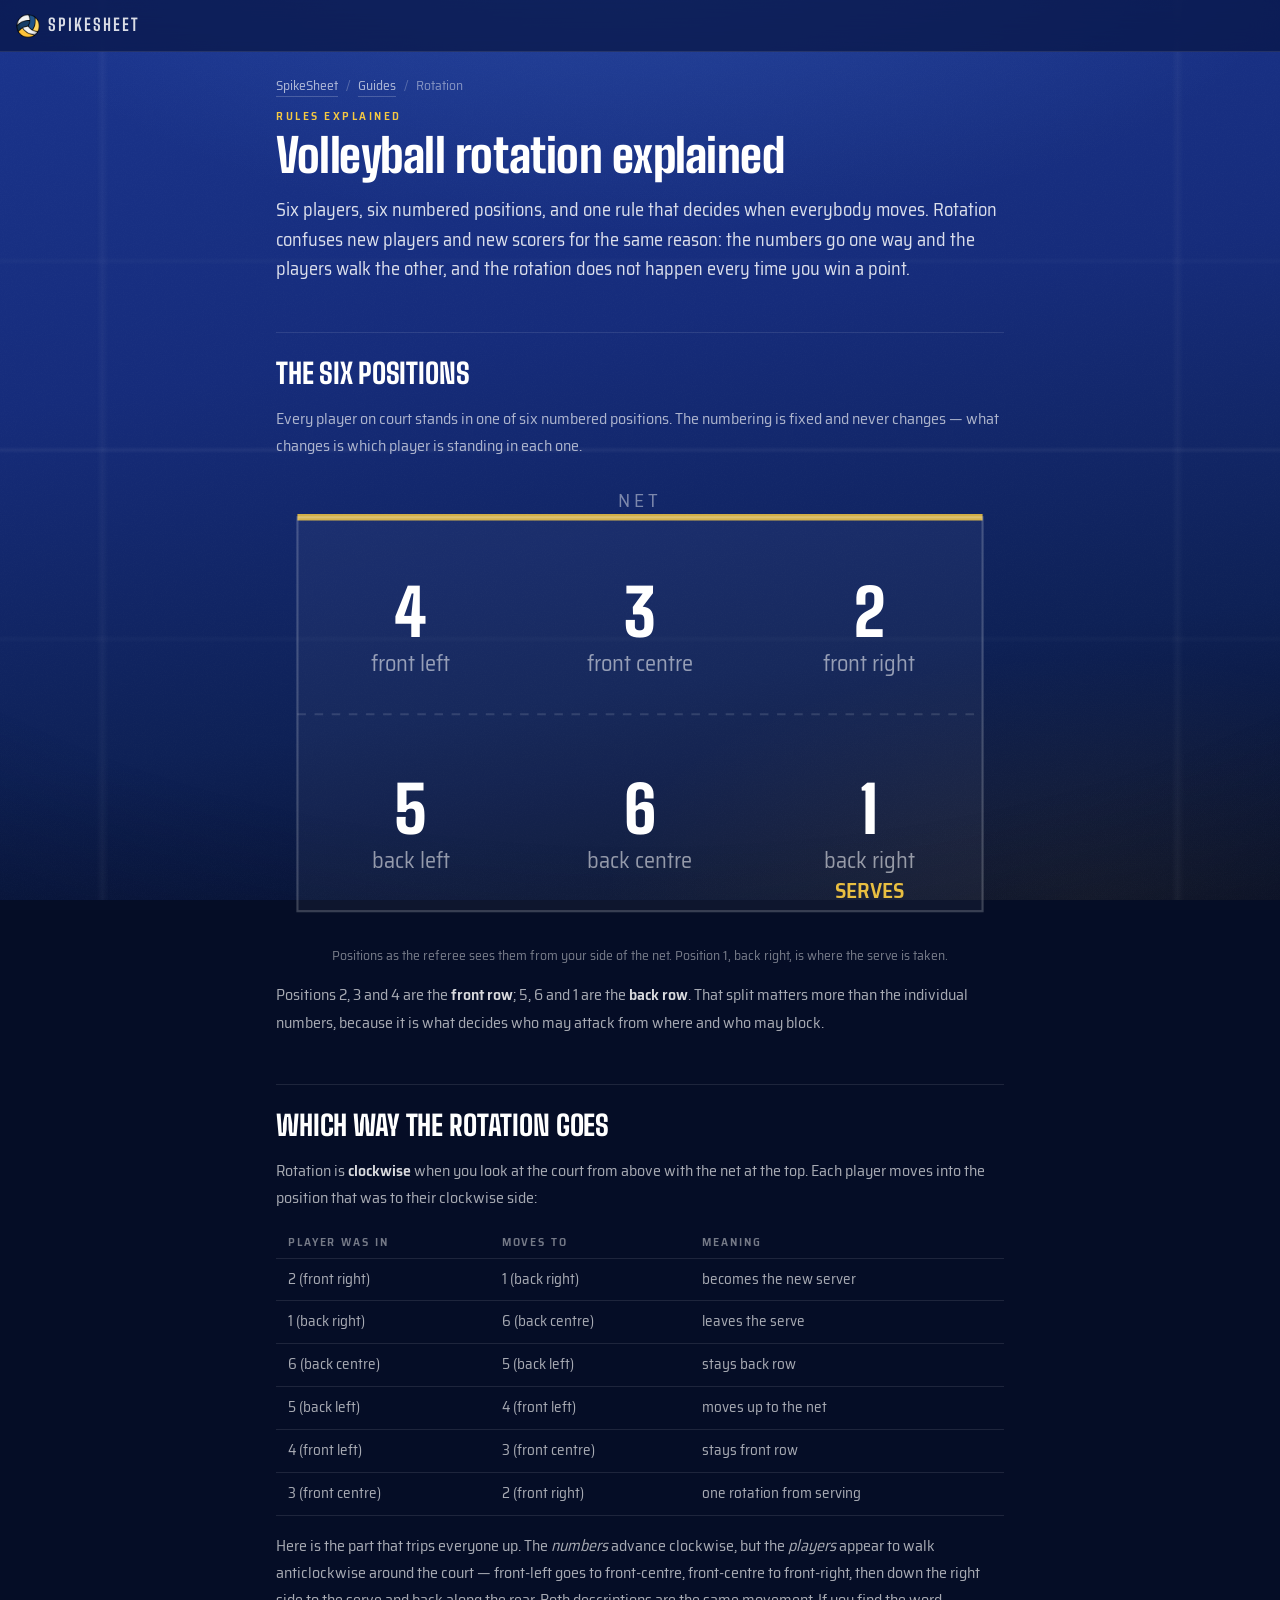
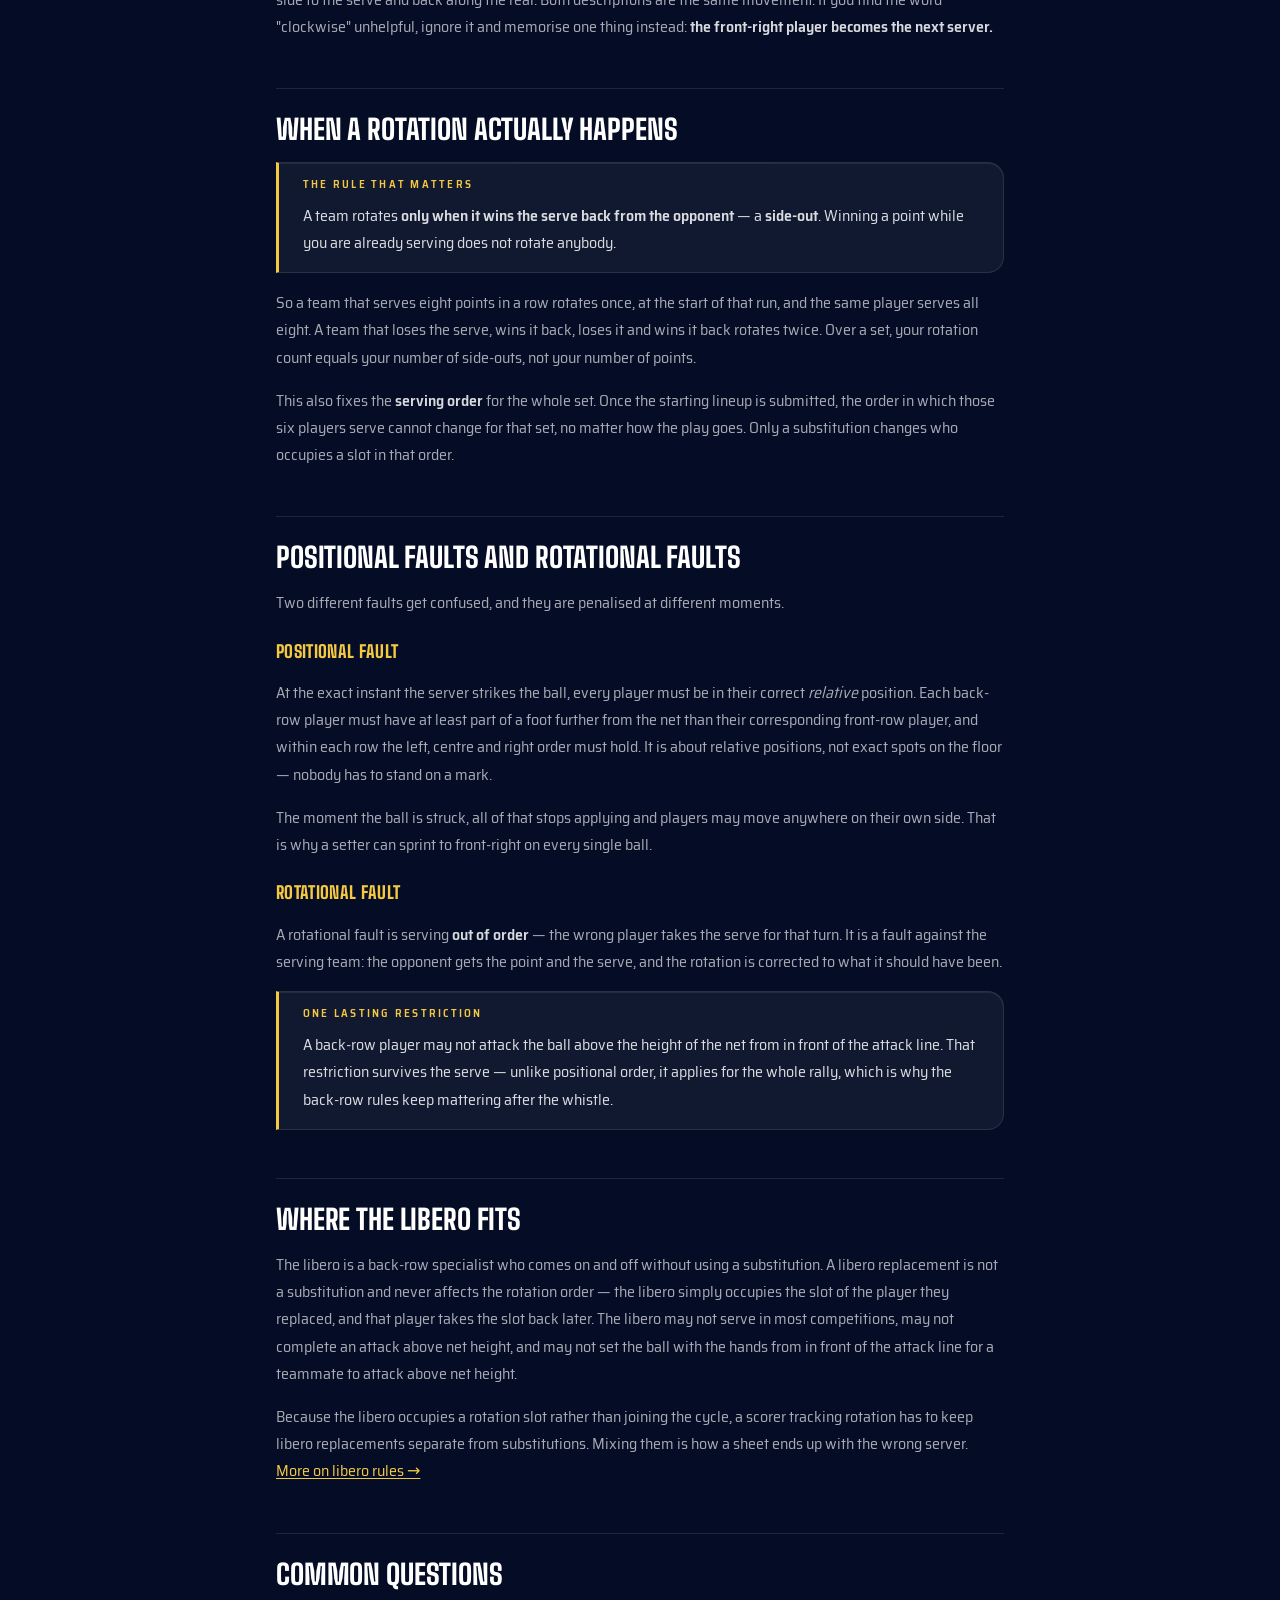
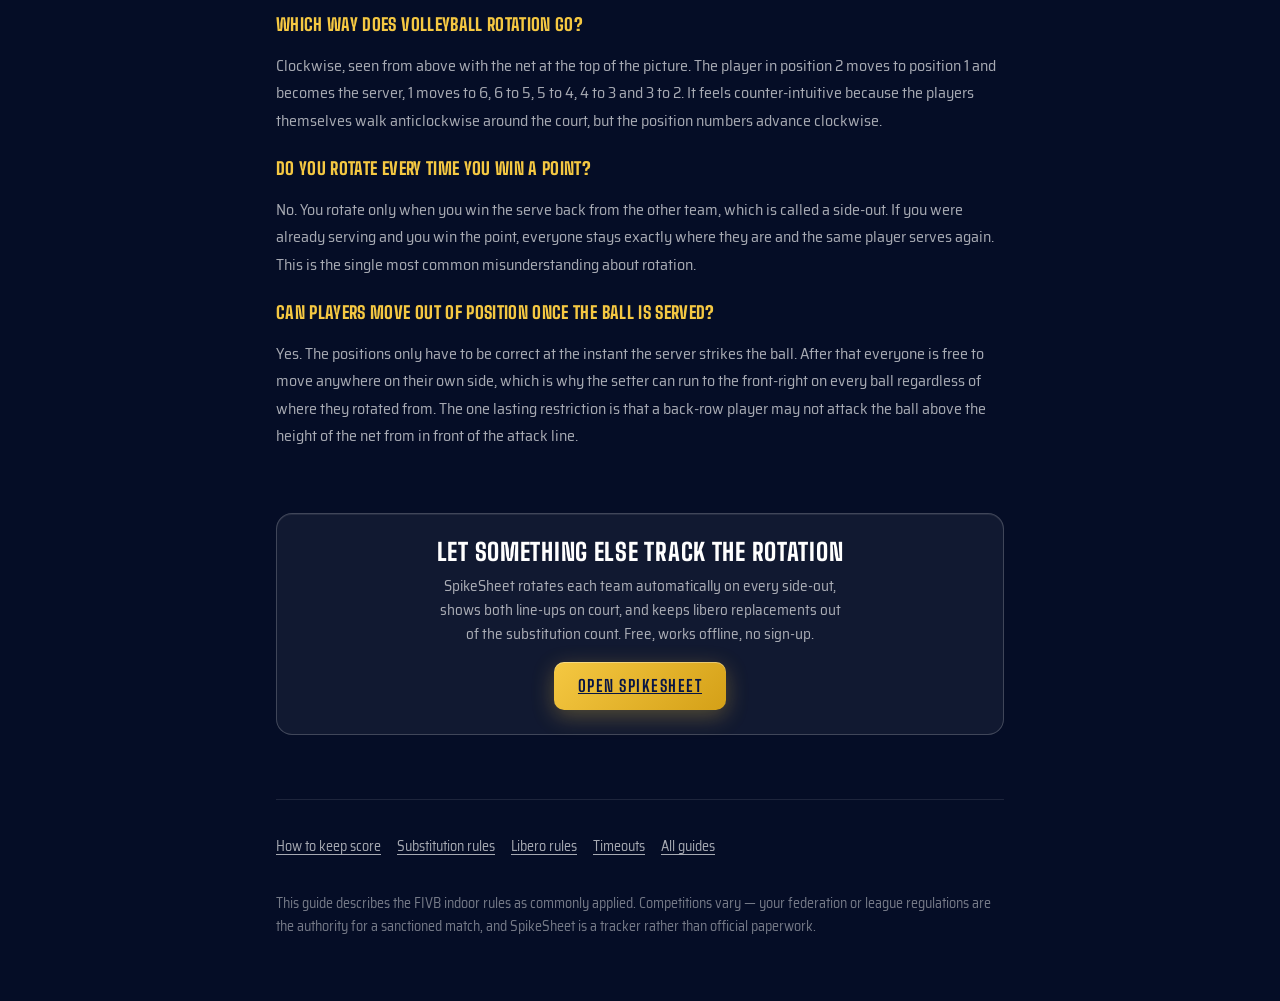
<file: guides/volleyball-rotation-explained.html>
<!DOCTYPE html>
<html lang="en">
<head>
<meta charset="UTF-8">
<meta name="viewport" content="width=device-width, initial-scale=1.0, viewport-fit=cover">
<meta name="theme-color" content="#071545">
<title>Volleyball Rotation Explained: Positions 1&ndash;6 | SpikeSheet</title>
<meta name="description" content="How volleyball rotation actually works: what positions 1 to 6 mean, why teams rotate clockwise, when a rotation happens, and the difference between a positional fault and a rotational fault.">
<link rel="canonical" href="https://watermenon09.github.io/VolleyballReferee/guides/volleyball-rotation-explained.html">
<link rel="icon" type="image/png" href="../icons/volleyball.png">
<link rel="preload" href="../fonts/display-800.woff2" as="font" type="font/woff2" crossorigin>
<link rel="preload" href="../fonts/body-400.woff2" as="font" type="font/woff2" crossorigin>
<meta property="og:type" content="article">
<meta property="og:site_name" content="SpikeSheet">
<meta property="og:url" content="https://watermenon09.github.io/VolleyballReferee/guides/volleyball-rotation-explained.html">
<meta property="og:title" content="Volleyball Rotation Explained: Positions 1&ndash;6">
<meta property="og:description" content="What positions 1 to 6 mean, why teams rotate clockwise, when a rotation happens, and how positional and rotational faults differ.">
<meta property="og:image" content="https://watermenon09.github.io/VolleyballReferee/icons/social-card.png">
<meta property="og:image:width" content="1200">
<meta property="og:image:height" content="630">
<meta name="twitter:card" content="summary_large_image">
<meta name="twitter:title" content="Volleyball Rotation Explained: Positions 1&ndash;6">
<meta name="twitter:description" content="What positions 1 to 6 mean, why teams rotate clockwise, when a rotation happens, and how positional and rotational faults differ.">
<meta name="twitter:image" content="https://watermenon09.github.io/VolleyballReferee/icons/social-card.png">
<!-- Structured data. The FAQPage answers MUST stay byte-identical to the on-page copy in
     the "Common questions" section; Google drops FAQ rich results whose answers do not
     appear on the page. If you edit one, edit both. -->
<script type="application/ld+json">
{
  "@context": "https://schema.org",
  "@graph": [
    {
      "@type": "Article",
      "headline": "Volleyball Rotation Explained: Positions 1-6",
      "description": "How volleyball rotation actually works: what positions 1 to 6 mean, why teams rotate clockwise, when a rotation happens, and the difference between a positional fault and a rotational fault.",
      "author": { "@type": "Person", "name": "Menon Pranto" },
      "publisher": { "@type": "Person", "name": "Menon Pranto" },
      "datePublished": "2026-09-02",
      "dateModified": "2026-09-02",
      "image": "https://watermenon09.github.io/VolleyballReferee/icons/social-card.png",
      "mainEntityOfPage": {
        "@type": "WebPage",
        "@id": "https://watermenon09.github.io/VolleyballReferee/guides/volleyball-rotation-explained.html"
      }
    },
    {
      "@type": "BreadcrumbList",
      "itemListElement": [
        { "@type": "ListItem", "position": 1, "name": "SpikeSheet", "item": "https://watermenon09.github.io/VolleyballReferee/" },
        { "@type": "ListItem", "position": 2, "name": "Guides", "item": "https://watermenon09.github.io/VolleyballReferee/guides/" },
        { "@type": "ListItem", "position": 3, "name": "Volleyball rotation explained" }
      ]
    },
    {
      "@type": "FAQPage",
      "mainEntity": [
        {
          "@type": "Question",
          "name": "Which way does volleyball rotation go?",
          "acceptedAnswer": { "@type": "Answer", "text": "Clockwise, seen from above with the net at the top of the picture. The player in position 2 moves to position 1 and becomes the server, 1 moves to 6, 6 to 5, 5 to 4, 4 to 3 and 3 to 2. It feels counter-intuitive because the players themselves walk anticlockwise around the court, but the position numbers advance clockwise." }
        },
        {
          "@type": "Question",
          "name": "Do you rotate every time you win a point?",
          "acceptedAnswer": { "@type": "Answer", "text": "No. You rotate only when you win the serve back from the other team, which is called a side-out. If you were already serving and you win the point, everyone stays exactly where they are and the same player serves again. This is the single most common misunderstanding about rotation." }
        },
        {
          "@type": "Question",
          "name": "Can players move out of position once the ball is served?",
          "acceptedAnswer": { "@type": "Answer", "text": "Yes. The positions only have to be correct at the instant the server strikes the ball. After that everyone is free to move anywhere on their own side, which is why the setter can run to the front-right on every ball regardless of where they rotated from. The one lasting restriction is that a back-row player may not attack the ball above the height of the net from in front of the attack line." }
        }
      ]
    }
  ]
}
</script>
<link rel="stylesheet" href="../styles.css">
<!-- Google tag. NOTE the automatic page_view is deliberately LEFT ON here. index.html sets
     send_page_view: false because app.js sends virtual pageviews for the SPA's five screens;
     app.js is not loaded on this page, so copying that flag would record zero pageviews. -->
<script async src="https://www.googletagmanager.com/gtag/js?id=G-RBPL9H3D0Y"></script>
<script>
  window.dataLayer = window.dataLayer || [];
  function gtag(){dataLayer.push(arguments);}
  gtag('js', new Date());
  gtag('config', 'G-RBPL9H3D0Y');
</script>
</head>
<body>

<header class="app-bar">
  <a class="app-brand" href="../" aria-label="SpikeSheet home">
    <img src="../icons/volleyball.png" alt="" width="24" height="24" aria-hidden="true">
    <span>SpikeSheet</span>
  </a>
</header>

<article class="guide-page">

  <nav class="guide-crumb" aria-label="Breadcrumb">
    <a href="../">SpikeSheet</a><span>/</span><a href="./">Guides</a><span>/</span>Rotation
  </nav>

  <span class="eyebrow">Rules explained</span>
  <h1 class="guide-h1">Volleyball rotation explained</h1>
  <p class="guide-lead">Six players, six numbered positions, and one rule that decides when everybody
    moves. Rotation confuses new players and new scorers for the same reason: the numbers go one way
    and the players walk the other, and the rotation does not happen every time you win a point.</p>

  <div class="guide-prose">

    <h2>The six positions</h2>
    <p>Every player on court stands in one of six numbered positions. The numbering is fixed and never
      changes &mdash; what changes is which player is standing in each one.</p>

    <figure class="guide-figure">
      <svg viewBox="0 0 340 210" role="img" aria-labelledby="courtTitle courtDesc">
        <title id="courtTitle">Court diagram of volleyball positions 1 to 6</title>
        <desc id="courtDesc">The net runs along the top. The front row, left to right, is positions 4,
          3 and 2. The back row, left to right, is positions 5, 6 and 1. Position 1 is the back right
          corner and is where the server stands.</desc>
        <line x1="10" y1="16" x2="330" y2="16" stroke="rgba(245,200,66,0.85)" stroke-width="3"/>
        <text x="170" y="11" text-anchor="middle" fill="rgba(255,255,255,0.45)" font-family="Saira Semi Condensed, sans-serif" font-size="9" letter-spacing="2">NET</text>
        <rect x="10" y="16" width="320" height="184" fill="rgba(255,255,255,0.04)" stroke="rgba(255,255,255,0.2)"/>
        <line x1="10" y1="108" x2="330" y2="108" stroke="rgba(255,255,255,0.12)" stroke-dasharray="4 4"/>
        <g font-family="Big Shoulders Display, sans-serif" font-size="30" font-weight="800" text-anchor="middle" fill="#ffffff">
          <text x="63"  y="72">4</text><text x="170" y="72">3</text><text x="277" y="72">2</text>
          <text x="63"  y="164">5</text><text x="170" y="164">6</text><text x="277" y="164">1</text>
        </g>
        <g font-family="Saira Semi Condensed, sans-serif" font-size="10.5" text-anchor="middle" fill="rgba(255,255,255,0.55)">
          <text x="63"  y="88">front left</text><text x="170" y="88">front centre</text><text x="277" y="88">front right</text>
          <text x="63"  y="180">back left</text><text x="170" y="180">back centre</text><text x="277" y="180">back right</text>
        </g>
        <text x="277" y="194" text-anchor="middle" font-family="Saira Semi Condensed, sans-serif" font-size="10" font-weight="600" fill="rgba(245,200,66,0.95)">SERVES</text>
      </svg>
      <figcaption class="guide-figcap">Positions as the referee sees them from your side of the net.
        Position 1, back right, is where the serve is taken.</figcaption>
    </figure>

    <p>Positions 2, 3 and 4 are the <strong>front row</strong>; 5, 6 and 1 are the <strong>back
      row</strong>. That split matters more than the individual numbers, because it is what decides
      who may attack from where and who may block.</p>

    <h2>Which way the rotation goes</h2>
    <p>Rotation is <strong>clockwise</strong> when you look at the court from above with the net at the
      top. Each player moves into the position that was to their clockwise side:</p>

    <div class="guide-tablewrap">
      <table>
        <thead><tr><th>Player was in</th><th>Moves to</th><th>Meaning</th></tr></thead>
        <tbody>
          <tr><td>2 (front right)</td><td>1 (back right)</td><td>becomes the new server</td></tr>
          <tr><td>1 (back right)</td><td>6 (back centre)</td><td>leaves the serve</td></tr>
          <tr><td>6 (back centre)</td><td>5 (back left)</td><td>stays back row</td></tr>
          <tr><td>5 (back left)</td><td>4 (front left)</td><td>moves up to the net</td></tr>
          <tr><td>4 (front left)</td><td>3 (front centre)</td><td>stays front row</td></tr>
          <tr><td>3 (front centre)</td><td>2 (front right)</td><td>one rotation from serving</td></tr>
        </tbody>
      </table>
    </div>

    <p>Here is the part that trips everyone up. The <em>numbers</em> advance clockwise, but the
      <em>players</em> appear to walk anticlockwise around the court &mdash; front-left goes to
      front-centre, front-centre to front-right, then down the right side to the serve and back along
      the rear. Both descriptions are the same movement. If you find the word "clockwise" unhelpful,
      ignore it and memorise one thing instead: <strong>the front-right player becomes the next
      server.</strong></p>

    <h2>When a rotation actually happens</h2>
    <div class="guide-note">
      <span class="guide-note-label">The rule that matters</span>
      <p>A team rotates <strong>only when it wins the serve back from the opponent</strong> &mdash; a
        <strong>side-out</strong>. Winning a point while you are already serving does not rotate
        anybody.</p>
    </div>
    <p>So a team that serves eight points in a row rotates once, at the start of that run, and the same
      player serves all eight. A team that loses the serve, wins it back, loses it and wins it back
      rotates twice. Over a set, your rotation count equals your number of side-outs, not your number
      of points.</p>
    <p>This also fixes the <strong>serving order</strong> for the whole set. Once the starting lineup is
      submitted, the order in which those six players serve cannot change for that set, no matter how
      the play goes. Only a substitution changes who occupies a slot in that order.</p>

    <h2>Positional faults and rotational faults</h2>
    <p>Two different faults get confused, and they are penalised at different moments.</p>

    <h3>Positional fault</h3>
    <p>At the exact instant the server strikes the ball, every player must be in their correct
      <em>relative</em> position. Each back-row player must have at least part of a foot further from
      the net than their corresponding front-row player, and within each row the left, centre and
      right order must hold. It is about relative positions, not exact spots on the floor &mdash;
      nobody has to stand on a mark.</p>
    <p>The moment the ball is struck, all of that stops applying and players may move anywhere on their
      own side. That is why a setter can sprint to front-right on every single ball.</p>

    <h3>Rotational fault</h3>
    <p>A rotational fault is serving <strong>out of order</strong> &mdash; the wrong player takes the
      serve for that turn. It is a fault against the serving team: the opponent gets the point and the
      serve, and the rotation is corrected to what it should have been.</p>

    <div class="guide-note">
      <span class="guide-note-label">One lasting restriction</span>
      <p>A back-row player may not attack the ball above the height of the net from in front of the
        attack line. That restriction survives the serve &mdash; unlike positional order, it applies
        for the whole rally, which is why the back-row rules keep mattering after the whistle.</p>
    </div>

    <h2>Where the libero fits</h2>
    <p>The libero is a back-row specialist who comes on and off without using a substitution. A libero
      replacement is not a substitution and never affects the rotation order &mdash; the libero simply
      occupies the slot of the player they replaced, and that player takes the slot back later. The
      libero may not serve in most competitions, may not complete an attack above net height, and may
      not set the ball with the hands from in front of the attack line for a teammate to attack above
      net height.</p>
    <p>Because the libero occupies a rotation slot rather than joining the cycle, a scorer tracking
      rotation has to keep libero replacements separate from substitutions. Mixing them is how a sheet
      ends up with the wrong server.
      <a href="libero-rules-explained.html">More on libero rules &rarr;</a></p>

    <h2>Common questions</h2>

    <h3>Which way does volleyball rotation go?</h3>
    <p>Clockwise, seen from above with the net at the top of the picture. The player in position 2 moves to position 1 and becomes the server, 1 moves to 6, 6 to 5, 5 to 4, 4 to 3 and 3 to 2. It feels counter-intuitive because the players themselves walk anticlockwise around the court, but the position numbers advance clockwise.</p>

    <h3>Do you rotate every time you win a point?</h3>
    <p>No. You rotate only when you win the serve back from the other team, which is called a side-out. If you were already serving and you win the point, everyone stays exactly where they are and the same player serves again. This is the single most common misunderstanding about rotation.</p>

    <h3>Can players move out of position once the ball is served?</h3>
    <p>Yes. The positions only have to be correct at the instant the server strikes the ball. After that everyone is free to move anywhere on their own side, which is why the setter can run to the front-right on every ball regardless of where they rotated from. The one lasting restriction is that a back-row player may not attack the ball above the height of the net from in front of the attack line.</p>

  </div>

  <section class="guide-cta">
    <h2 class="guide-cta-h">Let something else track the rotation</h2>
    <p>SpikeSheet rotates each team automatically on every side-out, shows both line-ups on court, and
      keeps libero replacements out of the substitution count. Free, works offline, no sign-up.</p>
    <a class="btn btn-primary" href="../">Open SpikeSheet</a>
  </section>

  <footer class="guide-foot">
    <div class="guide-morelinks">
      <a href="how-to-keep-score-in-volleyball.html">How to keep score</a>
      <a href="volleyball-substitution-rules.html">Substitution rules</a>
      <a href="libero-rules-explained.html">Libero rules</a>
      <a href="timeouts-and-technical-timeouts.html">Timeouts</a>
      <a href="./">All guides</a>
    </div>
    <p>This guide describes the FIVB indoor rules as commonly applied. Competitions vary &mdash; your
      federation or league regulations are the authority for a sanctioned match, and SpikeSheet is a
      tracker rather than official paperwork.</p>
  </footer>

</article>

</body>
</html>
</file>
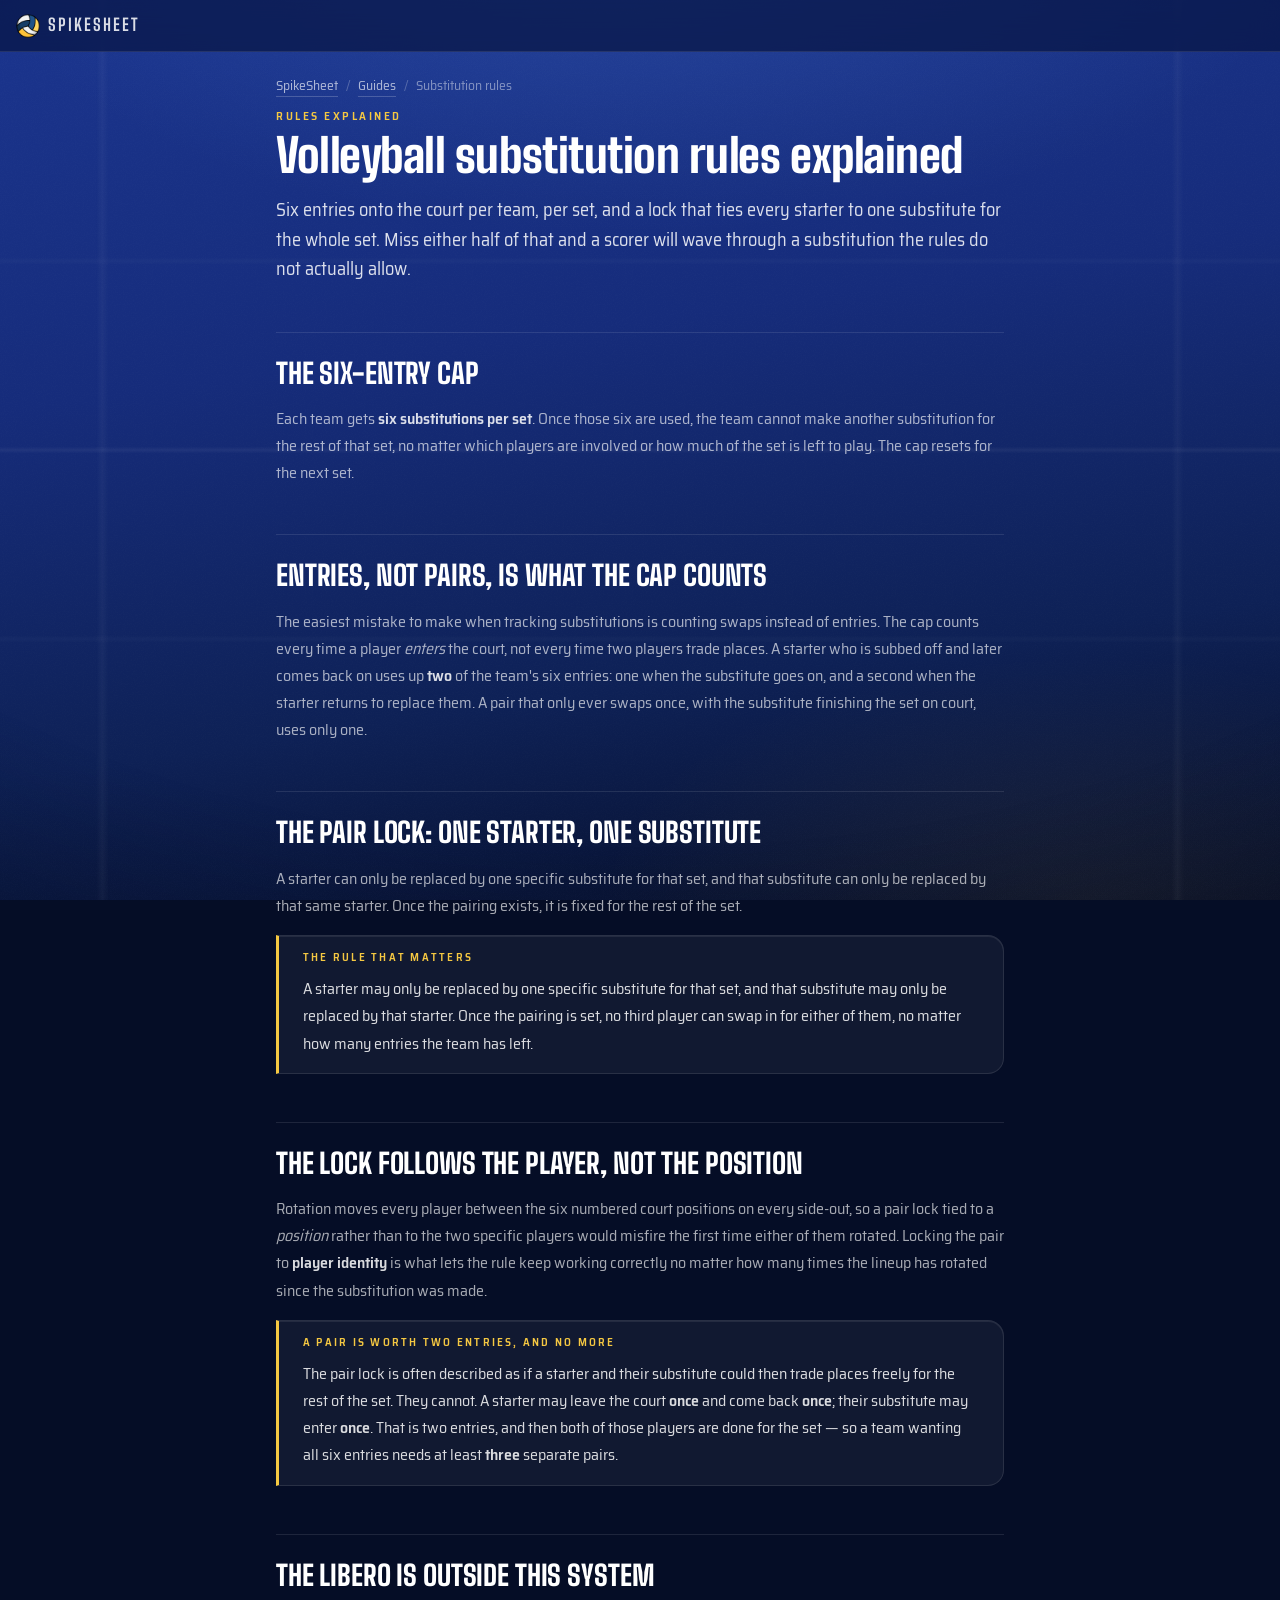
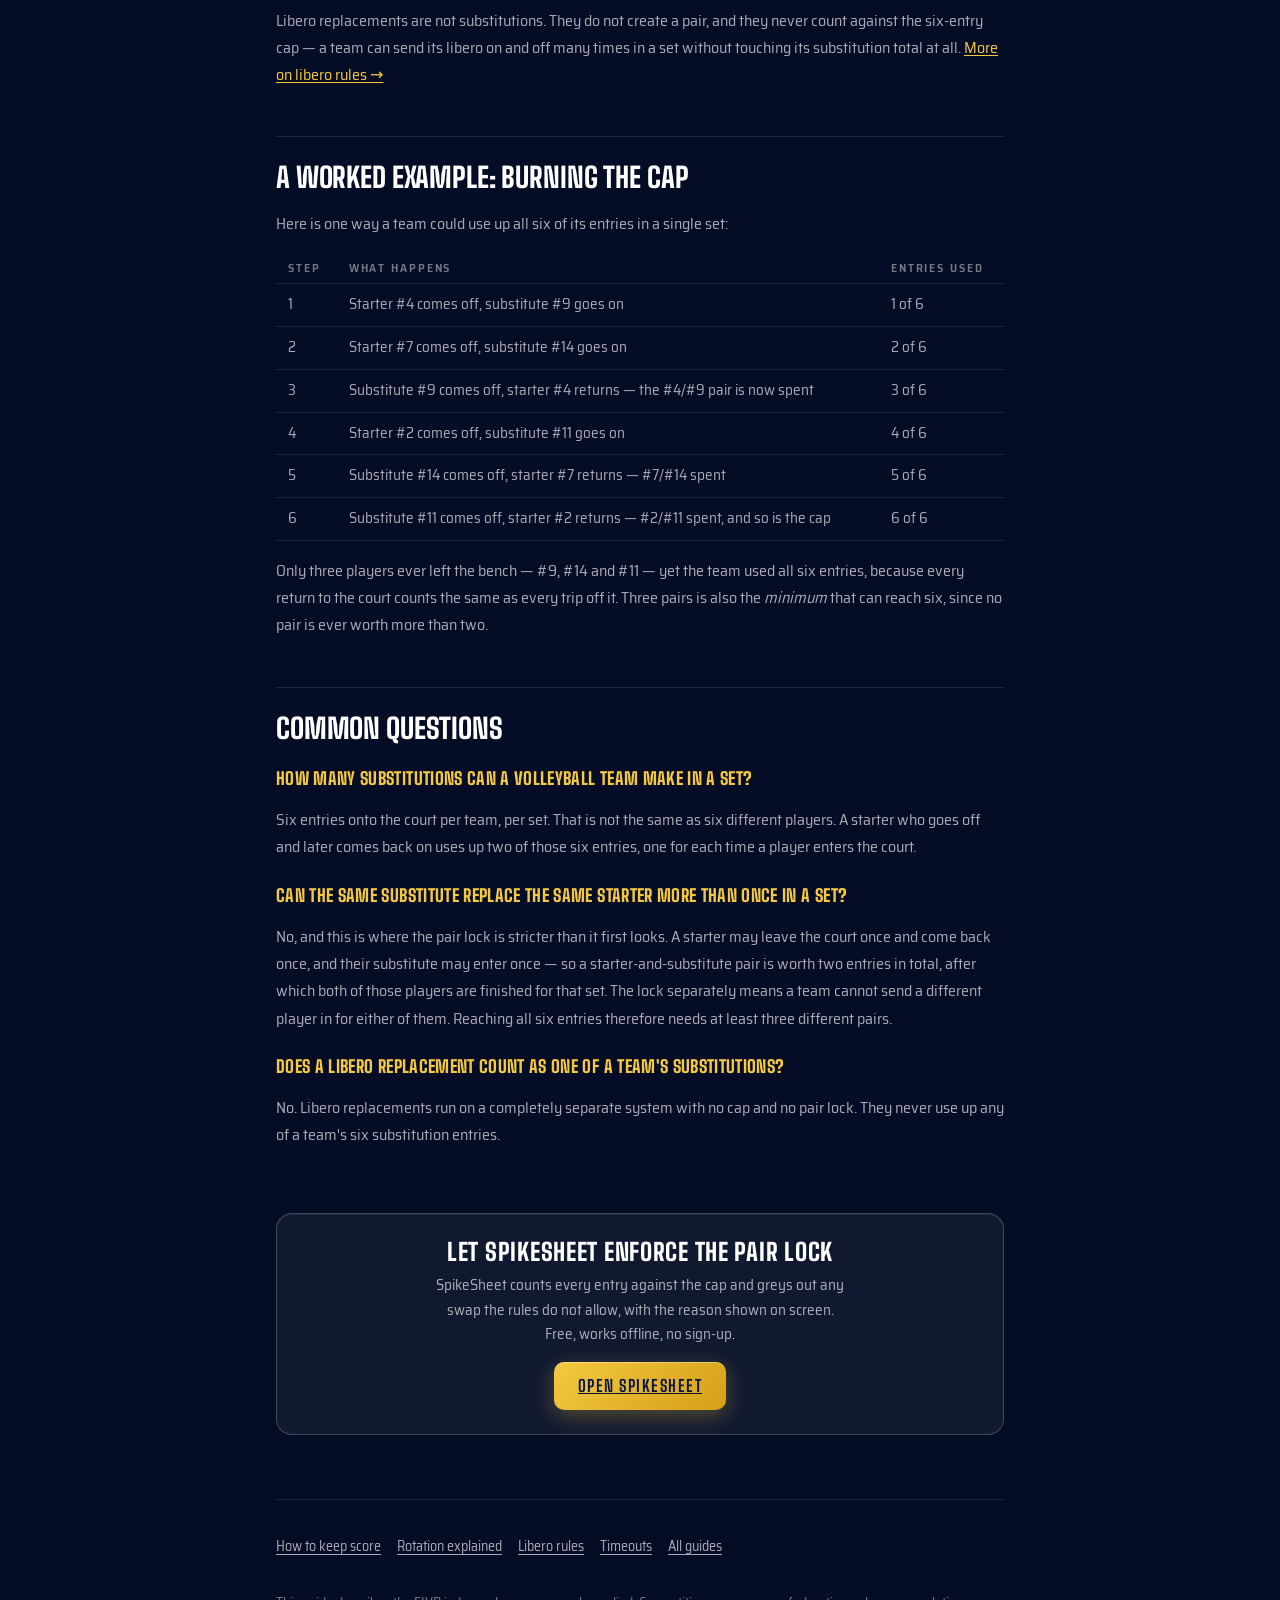
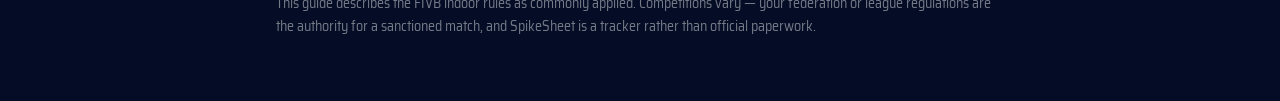
<file: guides/volleyball-substitution-rules.html>
<!DOCTYPE html>
<html lang="en">
<head>
<meta charset="UTF-8">
<meta name="viewport" content="width=device-width, initial-scale=1.0, viewport-fit=cover">
<meta name="theme-color" content="#071545">
<title>Volleyball Substitution Rules Explained | SpikeSheet</title>
<meta name="description" content="How volleyball substitutions work: the six-entry cap per set, why a starter returning to court counts twice, and the pair lock that ties every starter to one substitute.">
<link rel="canonical" href="https://watermenon09.github.io/VolleyballReferee/guides/volleyball-substitution-rules.html">
<link rel="icon" type="image/png" href="../icons/volleyball.png">
<link rel="preload" href="../fonts/display-800.woff2" as="font" type="font/woff2" crossorigin>
<link rel="preload" href="../fonts/body-400.woff2" as="font" type="font/woff2" crossorigin>
<meta property="og:type" content="article">
<meta property="og:site_name" content="SpikeSheet">
<meta property="og:url" content="https://watermenon09.github.io/VolleyballReferee/guides/volleyball-substitution-rules.html">
<meta property="og:title" content="Volleyball Substitution Rules Explained">
<meta property="og:description" content="The six-entry cap per set, why a starter returning to court counts twice, and the pair lock that ties every starter to one substitute.">
<meta property="og:image" content="https://watermenon09.github.io/VolleyballReferee/icons/social-card.png">
<meta property="og:image:width" content="1200">
<meta property="og:image:height" content="630">
<meta name="twitter:card" content="summary_large_image">
<meta name="twitter:title" content="Volleyball Substitution Rules Explained">
<meta name="twitter:description" content="The six-entry cap per set, why a starter returning to court counts twice, and the pair lock that ties every starter to one substitute.">
<meta name="twitter:image" content="https://watermenon09.github.io/VolleyballReferee/icons/social-card.png">
<!-- Structured data. The FAQPage answers MUST stay byte-identical to the on-page copy in
     the "Common questions" section; Google drops FAQ rich results whose answers do not
     appear on the page. If you edit one, edit both. -->
<script type="application/ld+json">
{
  "@context": "https://schema.org",
  "@graph": [
    {
      "@type": "Article",
      "headline": "Volleyball Substitution Rules Explained",
      "description": "How volleyball substitutions work: the six-entry cap per set, why a starter returning to court counts twice, and the pair lock that ties every starter to one substitute.",
      "author": { "@type": "Person", "name": "Menon Pranto" },
      "publisher": { "@type": "Person", "name": "Menon Pranto" },
      "datePublished": "2026-09-02",
      "dateModified": "2026-09-02",
      "image": "https://watermenon09.github.io/VolleyballReferee/icons/social-card.png",
      "mainEntityOfPage": {
        "@type": "WebPage",
        "@id": "https://watermenon09.github.io/VolleyballReferee/guides/volleyball-substitution-rules.html"
      }
    },
    {
      "@type": "BreadcrumbList",
      "itemListElement": [
        { "@type": "ListItem", "position": 1, "name": "SpikeSheet", "item": "https://watermenon09.github.io/VolleyballReferee/" },
        { "@type": "ListItem", "position": 2, "name": "Guides", "item": "https://watermenon09.github.io/VolleyballReferee/guides/" },
        { "@type": "ListItem", "position": 3, "name": "Substitution rules" }
      ]
    },
    {
      "@type": "FAQPage",
      "mainEntity": [
        {
          "@type": "Question",
          "name": "How many substitutions can a volleyball team make in a set?",
          "acceptedAnswer": { "@type": "Answer", "text": "Six entries onto the court per team, per set. That is not the same as six different players. A starter who goes off and later comes back on uses up two of those six entries, one for each time a player enters the court." }
        },
        {
          "@type": "Question",
          "name": "Can the same substitute replace the same starter more than once in a set?",
          "acceptedAnswer": { "@type": "Answer", "text": "No, and this is where the pair lock is stricter than it first looks. A starter may leave the court once and come back once, and their substitute may enter once — so a starter-and-substitute pair is worth two entries in total, after which both of those players are finished for that set. The lock separately means a team cannot send a different player in for either of them. Reaching all six entries therefore needs at least three different pairs." }
        },
        {
          "@type": "Question",
          "name": "Does a libero replacement count as one of a team's substitutions?",
          "acceptedAnswer": { "@type": "Answer", "text": "No. Libero replacements run on a completely separate system with no cap and no pair lock. They never use up any of a team's six substitution entries." }
        }
      ]
    }
  ]
}
</script>
<link rel="stylesheet" href="../styles.css">
<!-- Google tag. NOTE the automatic page_view is deliberately LEFT ON here. index.html sets
     send_page_view: false because app.js sends virtual pageviews for the SPA's five screens;
     app.js is not loaded on this page, so copying that flag would record zero pageviews. -->
<script async src="https://www.googletagmanager.com/gtag/js?id=G-RBPL9H3D0Y"></script>
<script>
  window.dataLayer = window.dataLayer || [];
  function gtag(){dataLayer.push(arguments);}
  gtag('js', new Date());
  gtag('config', 'G-RBPL9H3D0Y');
</script>
</head>
<body>

<header class="app-bar">
  <a class="app-brand" href="../" aria-label="SpikeSheet home">
    <img src="../icons/volleyball.png" alt="" width="24" height="24" aria-hidden="true">
    <span>SpikeSheet</span>
  </a>
</header>

<article class="guide-page">

  <nav class="guide-crumb" aria-label="Breadcrumb">
    <a href="../">SpikeSheet</a><span>/</span><a href="./">Guides</a><span>/</span>Substitution rules
  </nav>

  <span class="eyebrow">Rules explained</span>
  <h1 class="guide-h1">Volleyball substitution rules explained</h1>
  <p class="guide-lead">Six entries onto the court per team, per set, and a lock that ties every
    starter to one substitute for the whole set. Miss either half of that and a scorer will wave
    through a substitution the rules do not actually allow.</p>

  <div class="guide-prose">

    <h2>The six-entry cap</h2>
    <p>Each team gets <strong>six substitutions per set</strong>. Once those six are used, the team
      cannot make another substitution for the rest of that set, no matter which players are involved
      or how much of the set is left to play. The cap resets for the next set.</p>

    <h2>Entries, not pairs, is what the cap counts</h2>
    <p>The easiest mistake to make when tracking substitutions is counting swaps instead of entries.
      The cap counts every time a player <em>enters</em> the court, not every time two players trade
      places. A starter who is subbed off and later comes back on uses up <strong>two</strong> of the
      team's six entries: one when the substitute goes on, and a second when the starter returns to
      replace them. A pair that only ever swaps once, with the substitute finishing the set on court,
      uses only one.</p>

    <h2>The pair lock: one starter, one substitute</h2>
    <p>A starter can only be replaced by one specific substitute for that set, and that substitute can
      only be replaced by that same starter. Once the pairing exists, it is fixed for the rest of the
      set.</p>

    <div class="guide-note">
      <span class="guide-note-label">The rule that matters</span>
      <p>A starter may only be replaced by one specific substitute for that set, and that substitute
        may only be replaced by that starter. Once the pairing is set, no third player can swap in for
        either of them, no matter how many entries the team has left.</p>
    </div>

    <h2>The lock follows the player, not the position</h2>
    <p>Rotation moves every player between the six numbered court positions on every side-out, so a
      pair lock tied to a <em>position</em> rather than to the two specific players would misfire the
      first time either of them rotated. Locking the pair to <strong>player identity</strong> is what
      lets the rule keep working correctly no matter how many times the lineup has rotated since the
      substitution was made.</p>

    <div class="guide-note">
      <span class="guide-note-label">A pair is worth two entries, and no more</span>
      <p>The pair lock is often described as if a starter and their substitute could then trade places
        freely for the rest of the set. They cannot. A starter may leave the court <strong>once</strong>
        and come back <strong>once</strong>; their substitute may enter <strong>once</strong>. That is
        two entries, and then both of those players are done for the set &mdash; so a team wanting all
        six entries needs at least <strong>three</strong> separate pairs.</p>
    </div>

    <h2>The libero is outside this system</h2>
    <p>Libero replacements are not substitutions. They do not create a pair, and they never count
      against the six-entry cap &mdash; a team can send its libero on and off many times in a set
      without touching its substitution total at all.
      <a href="libero-rules-explained.html">More on libero rules &rarr;</a></p>

    <h2>A worked example: burning the cap</h2>
    <p>Here is one way a team could use up all six of its entries in a single set:</p>

    <div class="guide-tablewrap">
      <table>
        <thead><tr><th>Step</th><th>What happens</th><th>Entries used</th></tr></thead>
        <tbody>
          <tr><td>1</td><td>Starter #4 comes off, substitute #9 goes on</td><td>1 of 6</td></tr>
          <tr><td>2</td><td>Starter #7 comes off, substitute #14 goes on</td><td>2 of 6</td></tr>
          <tr><td>3</td><td>Substitute #9 comes off, starter #4 returns &mdash; the #4/#9 pair is now spent</td><td>3 of 6</td></tr>
          <tr><td>4</td><td>Starter #2 comes off, substitute #11 goes on</td><td>4 of 6</td></tr>
          <tr><td>5</td><td>Substitute #14 comes off, starter #7 returns &mdash; #7/#14 spent</td><td>5 of 6</td></tr>
          <tr><td>6</td><td>Substitute #11 comes off, starter #2 returns &mdash; #2/#11 spent, and so is the cap</td><td>6 of 6</td></tr>
        </tbody>
      </table>
    </div>

    <p>Only three players ever left the bench &mdash; #9, #14 and #11 &mdash; yet the team used all
      six entries, because every return to the court counts the same as every trip off it. Three pairs
      is also the <em>minimum</em> that can reach six, since no pair is ever worth more than two.</p>

    <h2>Common questions</h2>

    <h3>How many substitutions can a volleyball team make in a set?</h3>
    <p>Six entries onto the court per team, per set. That is not the same as six different players. A starter who goes off and later comes back on uses up two of those six entries, one for each time a player enters the court.</p>

    <h3>Can the same substitute replace the same starter more than once in a set?</h3>
    <p>No, and this is where the pair lock is stricter than it first looks. A starter may leave the court once and come back once, and their substitute may enter once — so a starter-and-substitute pair is worth two entries in total, after which both of those players are finished for that set. The lock separately means a team cannot send a different player in for either of them. Reaching all six entries therefore needs at least three different pairs.</p>

    <h3>Does a libero replacement count as one of a team's substitutions?</h3>
    <p>No. Libero replacements run on a completely separate system with no cap and no pair lock. They never use up any of a team's six substitution entries.</p>

  </div>

  <section class="guide-cta">
    <h2 class="guide-cta-h">Let SpikeSheet enforce the pair lock</h2>
    <p>SpikeSheet counts every entry against the cap and greys out any swap the rules do not allow,
      with the reason shown on screen. Free, works offline, no sign-up.</p>
    <a class="btn btn-primary" href="../">Open SpikeSheet</a>
  </section>

  <footer class="guide-foot">
    <div class="guide-morelinks">
      <a href="how-to-keep-score-in-volleyball.html">How to keep score</a>
      <a href="volleyball-rotation-explained.html">Rotation explained</a>
      <a href="libero-rules-explained.html">Libero rules</a>
      <a href="timeouts-and-technical-timeouts.html">Timeouts</a>
      <a href="./">All guides</a>
    </div>
    <p>This guide describes the FIVB indoor rules as commonly applied. Competitions vary &mdash; your
      federation or league regulations are the authority for a sanctioned match, and SpikeSheet is a
      tracker rather than official paperwork.</p>
  </footer>

</article>

</body>
</html>
</file>
<file: styles.css>
/* ── Self-hosted fonts (offline-safe; files listed in sw.js APP_SHELL) ── */
@font-face { font-family: 'Big Shoulders Display'; font-style: normal; font-weight: 600; font-display: swap; src: url('fonts/display-600.woff2') format('woff2'); }
@font-face { font-family: 'Big Shoulders Display'; font-style: normal; font-weight: 800; font-display: swap; src: url('fonts/display-800.woff2') format('woff2'); }
@font-face { font-family: 'Saira Semi Condensed'; font-style: normal; font-weight: 400; font-display: swap; src: url('fonts/body-400.woff2') format('woff2'); }
@font-face { font-family: 'Saira Semi Condensed'; font-style: normal; font-weight: 500; font-display: swap; src: url('fonts/body-500.woff2') format('woff2'); }
@font-face { font-family: 'Saira Semi Condensed'; font-style: normal; font-weight: 600; font-display: swap; src: url('fonts/body-600.woff2') format('woff2'); }
@font-face { font-family: 'Saira Semi Condensed'; font-style: normal; font-weight: 700; font-display: swap; src: url('fonts/body-700.woff2') format('woff2'); }

/* ─────────────────────────────────────────────────────────────────────────
   SPIKESHEET  ·  Design System
   Theme: Indoor Court / Mikasa — Stadium Night
   ───────────────────────────────────────────────────────────────────────── */

:root {
    /* ── team identity — JS writes these; names are load-bearing ── */
    --team1-color: #2979ff;  --team1-rgb: 41, 121, 255;
    --team2-color: #ff8f00;  --team2-rgb: 255, 143, 0;

    /* ── palette (hues unchanged from v4.0x) ── */
    --navy-950: #050d26;  --navy-900: #071545;  --navy-800: #0d2055;
    --navy-700: #152b7a;  --navy-600: #1a348f;
    --gold: #f5c842;  --gold-deep: #d4a017;  --gold-rgb: 245, 200, 66;
    --ink: #ffffff;
    --ink-85: rgba(255,255,255,0.85);  --ink-65: rgba(255,255,255,0.65);
    --ink-45: rgba(255,255,255,0.45);  --ink-25: rgba(255,255,255,0.25);

    /* ── surfaces / strokes / elevation ── */
    --surface-1: rgba(255,255,255,0.05);
    --surface-2: rgba(255,255,255,0.09);
    --surface-3: rgba(255,255,255,0.14);
    --stroke-1: rgba(255,255,255,0.10);
    --stroke-2: rgba(255,255,255,0.20);
    --stroke-3: rgba(255,255,255,0.32);
    --shadow-1: 0 2px 12px rgba(0,0,0,0.35);
    --shadow-2: 0 10px 36px rgba(0,0,0,0.45);
    --shadow-3: 0 24px 80px rgba(0,0,0,0.60);
    --glass-edge: inset 0 1px 0 rgba(255,255,255,0.08);

    /* ── typography ── */
    --font-display: 'Big Shoulders Display', 'Arial Narrow', sans-serif;
    --font-body: 'Saira Semi Condensed', 'Segoe UI', system-ui, sans-serif;

    /* ── spacing (4px scale) ── */
    --sp-1: 4px; --sp-2: 8px; --sp-3: 12px; --sp-4: 16px;
    --sp-5: 24px; --sp-6: 32px; --sp-7: 48px; --sp-8: 64px;

    /* ── radii ── */
    --r-sm: 10px; --r-md: 16px; --r-lg: 24px; --r-pill: 999px;

    /* ── motion ── */
    --ease-out: cubic-bezier(0.22, 1, 0.36, 1);
    --ease-spring: cubic-bezier(0.34, 1.56, 0.64, 1);
    --dur-fast: 130ms; --dur-med: 220ms; --dur-slow: 400ms;

    /* ── layers ── */
    --z-bar: 500; --z-modal: 1000;

    /* ── functional ── */
    --danger: #c62828;
    --error-bg: rgba(198,40,40,0.12);
    --error-border: rgba(198,40,40,0.4);
    --error-text: #f48a8a;
    --libero-color: #4caf50;
}

/* ── Reset ───────────────────────────────────────────────────────────────── */

* {
    margin: 0;
    padding: 0;
    box-sizing: border-box;
    -webkit-tap-highlight-color: transparent;
}

html {
    height: 100%;
    overflow-x: hidden;
}

/* The UA stylesheet's `[hidden] { display: none }` loses to ANY author rule that sets
   `display`, regardless of specificity — so `el.hidden = true` silently did nothing to
   `.demo-toggle` (which declares `display: inline-flex`). That shipped a control that was
   meant to be hidden but stayed visible, tab-reachable, and inert. `!important` is required
   here: a bare `[hidden]` ties with a single class and would lose on source order to every
   component rule below. Nothing in this app is `hidden` yet expected to render, so this is
   safe, and it makes `el.hidden` work the way anyone reading it expects. */
[hidden] { display: none !important; }

/* ── Global type utilities ───────────────────────────────────────────────── */

.eyebrow {
    display: block;
    font: 600 0.72rem/1 var(--font-body);
    letter-spacing: 0.22em;
    text-transform: uppercase;
    color: var(--gold);
}

h2, h3 {
    font-family: var(--font-display);
    letter-spacing: 0.03em;
    text-transform: uppercase;
}

/* ── Base ────────────────────────────────────────────────────────────────── */

body {
    font-family: var(--font-body);
    font-weight: 400;
    background-color: var(--navy-950);
    background-image:
        radial-gradient(ellipse 90% 60% at 50% -10%, rgba(100,160,255,0.18) 0%, transparent 60%),
        radial-gradient(ellipse 70% 50% at 85% 100%, rgba(var(--gold-rgb), 0.07) 0%, transparent 55%),
        linear-gradient(172deg, var(--navy-600) 0%, var(--navy-700) 38%, var(--navy-800) 72%, var(--navy-950) 100%);
    background-attachment: fixed;
    min-height: 100vh;
    min-height: -webkit-fill-available;
    color: var(--ink);
    padding-top: env(safe-area-inset-top);
    padding-bottom: env(safe-area-inset-bottom);
    padding-left: env(safe-area-inset-left);
    padding-right: env(safe-area-inset-right);
    overflow-x: hidden;
}
body::before {
    content: '';
    position: fixed; inset: 0; pointer-events: none; z-index: 0;
    background-image:
        linear-gradient(0deg, transparent 49.6%, rgba(255,255,255,0.05) 50%, transparent 50.4%),
        linear-gradient(90deg, transparent 7.5%, rgba(255,255,255,0.035) 8%, transparent 8.5%),
        linear-gradient(90deg, transparent 91.5%, rgba(255,255,255,0.035) 92%, transparent 92.5%),
        linear-gradient(0deg, transparent 28.5%, rgba(255,255,255,0.025) 29%, transparent 29.5%),
        linear-gradient(0deg, transparent 70.5%, rgba(255,255,255,0.025) 71%, transparent 71.5%),
        radial-gradient(ellipse 120% 90% at 50% 40%, transparent 60%, rgba(5,13,38,0.55) 100%);
}
body::after {
    content: '';
    position: fixed; inset: 0; pointer-events: none; z-index: 0; opacity: 0.5;
    background-image: url("data:image/svg+xml,%3Csvg xmlns='http://www.w3.org/2000/svg' width='160' height='160'%3E%3Cfilter id='n'%3E%3CfeTurbulence type='fractalNoise' baseFrequency='0.9' numOctaves='2'/%3E%3CfeColorMatrix values='0 0 0 0 1 0 0 0 0 1 0 0 0 0 1 0 0 0 0.04 0'/%3E%3C/filter%3E%3Crect width='160' height='160' filter='url(%23n)'/%3E%3C/svg%3E");
}

.container {
    position: relative;
    z-index: 1;
    max-width: 800px;
    margin: 0 auto;
    padding: calc(52px + env(safe-area-inset-top, 0px) + var(--sp-5)) 15px 50px;
}

.app-bar {
    position: fixed;
    top: 0; left: 0; right: 0;
    z-index: var(--z-bar);
    display: flex; align-items: center; justify-content: space-between;
    height: calc(52px + env(safe-area-inset-top, 0px));
    padding: env(safe-area-inset-top, 0px) max(var(--sp-4), env(safe-area-inset-right, 0px)) 0 max(var(--sp-4), env(safe-area-inset-left, 0px));
    background: rgba(7, 21, 69, 0.72);
    backdrop-filter: blur(14px);
    -webkit-backdrop-filter: blur(14px);
    border-bottom: 1px solid var(--stroke-1);
}
.app-brand {
    display: flex; align-items: center; gap: var(--sp-2);
    font: 600 1.05rem/1 var(--font-display);
    letter-spacing: 0.12em; text-transform: uppercase;
    color: var(--ink-85); margin: 0;
}
.app-brand b { color: var(--gold); font-weight: 800; }
.app-brand-mark { color: var(--gold); flex-shrink: 0; }
.app-bar-actions { display: flex; gap: var(--sp-2); align-items: center; flex-shrink: 0; }

/* v4.22 — the app bar gained a fourth button (#changelogBtn) and the brand (then
   "VolleyballReferee") is a single unbreakable word, so its implicit `min-width: auto` floored it
   at 186px. v4.23's "SpikeSheet" is much shorter, but the constraint is unchanged — the brand is
   still one unbreakable word, so keep these rules if it is ever renamed longer again. Nothing could
   give, and the actions block overflowed the bar's right edge on phones, shearing #historyBtn to a
   ~17px sliver at 375px. Because .app-bar is `position: fixed` this does NOT register as document
   horizontal scroll — a page-level overflow check passes it silently, so measure
   `.app-bar-actions` right edge against clientWidth instead.
   Two guards: the brand may now shrink rather than force overflow at ANY width (so adding a fifth
   button degrades instead of breaking), and below the breakpoint the wordmark is dropped entirely
   — the volleyball mark still identifies the app, and a truncated wordmark reads as broken rather
   than deliberate. .app-bar-actions never shrinks, so touch targets stay at 44px.

   v4.23 — the 460px threshold was sized for the 18-character "VolleyballReferee". "SpikeSheet" is
   10, so that breakpoint hid the wordmark on every phone, which defeats the point of a rename.
   Measured with all four buttons visible (the worst case, once match history exists): at 375px the
   wordmark renders complete — scrollWidth == clientWidth, no ellipsis — with 6px of clearance to
   .app-bar-actions and no overflow. At 320px the gap closes to 0 and the brand starts compressing,
   so the threshold sits at 360px: every common phone keeps the name, sub-360 falls back to the
   mark. Re-measure this if the brand is renamed longer or a fifth button is added.

   Known and accepted: 375px combined with >=110% browser text scaling ellipsizes the wordmark.
   Text scaling grows fonts without changing viewport width, so no media query can catch it.
   Measured to 200% — the bar never overflows (actions right edge stays 16px inside clientWidth at
   every scale) and touch targets hold at 44px, so this degrades to a truncated wordmark, not a
   broken layout. Raising the breakpoint to ~380px would fix it only by hiding the brand on
   iPhone SE and mini at DEFAULT settings, which is the worse trade. */
.app-brand { min-width: 0; }
.app-brand span { overflow: hidden; text-overflow: ellipsis; white-space: nowrap; }

@media (max-width: 360px) {
    .app-brand span { display: none; }
}

.hidden {
    display: none !important;
}

/* ── Setup Panel ─────────────────────────────────────────────────────────── */

.setup-panel {
    background: var(--surface-1);
    border: 1px solid var(--stroke-2);
    border-radius: 16px;
    padding: 32px;
    backdrop-filter: blur(10px);
    box-shadow: var(--shadow-2), var(--glass-edge);
}

/* ── Screen head (shared by setup + future screens) ── */
.screen-head {
    text-align: center;
    margin-bottom: var(--sp-6);
}
.screen-head .eyebrow {
    margin-bottom: var(--sp-2);
}

/* ── Team cards ── */
.team-setup-container {
    display: grid;
    grid-template-columns: 1fr 1fr;
    gap: var(--sp-5);
    margin-bottom: 0;
}

.team-card {
    position: relative;
    background: var(--surface-1);
    border: 1px solid var(--stroke-1);
    border-radius: var(--r-md);
    padding: var(--sp-5);
    box-shadow: var(--shadow-1), var(--glass-edge);
    overflow: hidden;
    display: flex;
    flex-direction: column;
    gap: var(--sp-4);
    text-align: left;
}

.team-card::before {
    content: '';
    position: absolute;
    left: 0; top: 0; bottom: 0;
    width: 4px;
}

.team1-setup::before { background: var(--team1-color); }
.team2-setup::before { background: var(--team2-color); }

.team-tag {
    align-self: flex-start;
    font: 800 0.95rem/1 var(--font-display);
    letter-spacing: 0.18em;
    text-transform: uppercase;
    padding: var(--sp-1) var(--sp-3);
    border-radius: var(--r-pill);
}

.team1-setup .team-tag {
    color: var(--team1-color);
    background: rgba(var(--team1-rgb), 0.12);
    border: 1px solid rgba(var(--team1-rgb), 0.35);
}

.team2-setup .team-tag {
    color: var(--team2-color);
    background: rgba(var(--team2-rgb), 0.12);
    border: 1px solid rgba(var(--team2-rgb), 0.35);
}

.team-input {
    margin-bottom: 12px;
}

.team-input:last-child {
    margin-bottom: 0;
}

.team-input label, .feedback-label {
    display: block;
    margin-bottom: 6px;
    font: 600 0.78rem/1.2 var(--font-body);
    letter-spacing: 0.08em;
    text-transform: uppercase;
    color: var(--ink-65);
}

/* ── Shared input skin (team inputs, settings numbers, feedback fields) ── */
.team-input input, .settings-grid input[type="number"],
#feedbackEmail, #feedbackMessage {
    width: 100%;
    background: rgba(5, 13, 38, 0.45);
    border: 1px solid var(--stroke-2);
    border-radius: var(--r-sm);
    color: var(--ink);
    font: 500 1rem/1.3 var(--font-body);
    padding: var(--sp-3) var(--sp-4);
    min-height: 48px;
    box-sizing: border-box;
    transition: border-color var(--dur-fast) var(--ease-out), background var(--dur-fast) var(--ease-out);
}
.team-input input:focus, .settings-grid input[type="number"]:focus,
#feedbackEmail:focus, #feedbackMessage:focus {
    outline: none;
    border-color: var(--gold);
    background: rgba(5, 13, 38, 0.65);
    box-shadow: 0 0 0 3px rgba(var(--gold-rgb), 0.18);
}

.team-input input::placeholder {
    color: var(--ink-45);
}

.team-input-row {
    display: flex;
    gap: 10px;
}

.team-input-row .team-input {
    flex: 1;
}

.team-input input[type="number"] {
    -moz-appearance: textfield;
}

.team-input input[type="number"]::-webkit-outer-spin-button,
.team-input input[type="number"]::-webkit-inner-spin-button {
    -webkit-appearance: none;
    margin: 0;
}

.setup-error {
    border-left: 3px solid var(--error-border);
    background: var(--error-bg);
    color: var(--error-text);
    border-radius: var(--r-sm);
    padding: var(--sp-3) var(--sp-4);
    margin-bottom: var(--sp-4);
    font: 500 0.92rem/1.5 var(--font-body);
    text-align: left;
}

.setup-error.hidden {
    display: none;
}

.setup-error ul {
    margin: var(--sp-2) 0 0 var(--sp-4);
    padding: 0;
}

.setup-error li {
    margin-bottom: 4px;
}

/* .match-type replaced by .match-format (Task 6) */
.match-format {
    text-align: center;
    margin: var(--sp-6) 0;
    display: flex;
    flex-direction: column;
    gap: var(--sp-3);
    align-items: center;
}

.radio-group {
    display: flex;
    gap: 30px;
    flex-wrap: wrap;
}

.radio-group label {
    display: flex;
    align-items: center;
    gap: 8px;
    cursor: pointer;
    font-weight: 500;
    color: var(--ink-85);
    transition: color 0.2s;
}

.radio-group label:hover {
    color: var(--ink);
}

.radio-group input[type="radio"] {
    width: 18px;
    height: 18px;
    cursor: pointer;
    accent-color: var(--gold);
}

/* neutralize .radio-group specificity when combined with .segmented */
.radio-group.segmented {
    display: inline-flex; gap: 4px; flex-wrap: nowrap;
}
.radio-group.segmented label {
    display: inline-flex; align-items: center; gap: 0;
    color: var(--ink-65); font-weight: 600;
    transition: color var(--dur-fast) var(--ease-out), background var(--dur-med) var(--ease-out);
}
.radio-group.segmented label:hover { color: var(--ink-65); }
.radio-group.segmented input[type="radio"] {
    width: auto; height: auto; cursor: pointer; accent-color: transparent;
}

/* ── Segmented control (markup lands in Task 6; shared by match-type + feedback category radios) ── */

.segmented {
    display: inline-flex; padding: 4px; gap: 4px;
    background: rgba(5,13,38,0.5); border: 1px solid var(--stroke-1);
    border-radius: var(--r-pill);
}
.segmented label {
    position: relative; cursor: pointer;
    padding: var(--sp-2) var(--sp-5); min-height: 40px;
    display: inline-flex; align-items: center; justify-content: center;
    border-radius: var(--r-pill);
    font: 600 0.92rem/1 var(--font-body); letter-spacing: 0.04em;
    color: var(--ink-65);
    transition: color var(--dur-fast) var(--ease-out), background var(--dur-med) var(--ease-out), transform var(--dur-fast) var(--ease-out);
}
.segmented label:not(:has(input:checked)):hover { background: var(--surface-2); color: var(--ink-85); }
.segmented label:active { transform: scale(0.96); }
.segmented input { position: absolute; opacity: 0; pointer-events: none; }
.segmented label:has(input:checked) {
    background: linear-gradient(135deg, var(--gold) 0%, var(--gold-deep) 100%);
    color: var(--navy-900);
    box-shadow: 0 2px 10px rgba(var(--gold-rgb), 0.35);
}

/* ── Setup screen layout ─────────────────────────────────────────────────── */

#startMatch {
    display: flex;
    width: 100%;
    max-width: 420px;
    margin: var(--sp-6) auto 0;
}

#confirmRotation {
    display: flex;
    width: 100%;
    max-width: 420px;
    margin: 0 auto;
}

/* Secondary action row (Item D/E) — match the width of the primary CTA below/above it
   so the two buttons read as one aligned stack instead of a full-bleed bar over a narrow one. */
#setup .controls,
#rotationSetup .controls {
    max-width: 420px;
    margin: var(--sp-6) auto var(--sp-4);
}

@media (max-width: 768px) {
    .team-setup-container {
        grid-template-columns: 1fr;
    }
}

@media (max-width: 600px) {
    #startMatch {
        position: sticky;
        bottom: calc(var(--sp-4) + env(safe-area-inset-bottom, 0px));
        box-shadow: var(--shadow-2);
        z-index: 10;
    }
}

/* ── Buttons ─────────────────────────────────────────────────────────────── */

.btn {
    font: 600 1.02rem/1 var(--font-display);
    letter-spacing: 0.09em; text-transform: uppercase;
    border: none; border-radius: var(--r-sm); cursor: pointer;
    min-height: 48px; padding: 0 var(--sp-5);
    display: inline-flex; align-items: center; justify-content: center; gap: var(--sp-2);
    transition: transform var(--dur-fast) var(--ease-out), box-shadow var(--dur-fast) var(--ease-out), background var(--dur-fast) var(--ease-out);
}
.btn:active { transform: scale(0.97); }
.btn-primary {
    background: linear-gradient(135deg, var(--gold) 0%, var(--gold-deep) 100%);
    color: var(--navy-900);
    box-shadow: 0 6px 22px rgba(var(--gold-rgb), 0.30), inset 0 1px 0 rgba(255,255,255,0.35);
}
.btn-primary:hover { box-shadow: 0 8px 28px rgba(var(--gold-rgb), 0.42), inset 0 1px 0 rgba(255,255,255,0.35); }
.btn-secondary {
    background: var(--surface-2); color: var(--ink-85);
    border: 1px solid var(--stroke-2);
}
.btn-secondary:hover { background: var(--surface-3); border-color: var(--stroke-3); }
.btn-danger {
    background: linear-gradient(135deg, #d33030 0%, #8b1a1a 100%);
    color: var(--ink);
    box-shadow: 0 6px 22px rgba(198,40,40,0.30);
}
.btn-xl { min-height: 56px; font-size: 1.2rem; padding: 0 var(--sp-6); }

.btn-score {
    width: 100%;
    max-width: 280px;
    min-height: 64px;
    font: 800 1.4rem/1 var(--font-display);
    letter-spacing: 0.1em;
    text-transform: uppercase;
    color: var(--side-ink);
    background: linear-gradient(140deg, rgba(var(--side-rgb), 0.95) 0%, rgba(var(--side-rgb), 0.65) 100%);
    border: none;
    border-radius: var(--r-md);
    cursor: pointer;
    box-shadow: 0 8px 26px rgba(var(--side-rgb), 0.35), inset 0 1px 0 rgba(255,255,255,0.25);
    transition: transform var(--dur-fast) var(--ease-out), box-shadow var(--dur-fast) var(--ease-out);
}
.btn-score:active { transform: scale(0.96); }

/* ── Focus-visible accessibility ─────────────────────────────────────────── */

.btn:focus-visible,
.top-btn:focus-visible,
.timeout-btn:focus-visible,
.color-swatch:focus-visible,
.undo-btn:focus-visible,
.swap-teams:focus-visible,
.serve-indicator:focus-visible,
.rotation-pos:focus-visible,
.rotation-setup-pos:focus-visible,
.available-player:focus-visible,
.segmented label:focus-visible,
input:focus-visible,
textarea:focus-visible,
.switch:focus-visible {
    outline: 2px solid var(--gold);
    outline-offset: 2px;
}
.segmented label:has(input:focus-visible) {
    outline: 2px solid var(--gold);
    outline-offset: 2px;
}

/* ── Scoreboard ──────────────────────────────────────────────────────────── */

.scoreboard {
    background: var(--surface-1);
    border: 1px solid var(--stroke-2);
    border-radius: 16px;
    padding: 28px;
    backdrop-filter: blur(10px);
    box-shadow: var(--shadow-2), var(--glass-edge);
}

.match-info {
    display: flex;
    justify-content: center;
    gap: var(--sp-3);
    margin-bottom: 20px;
    font: 600 0.78rem/1 var(--font-body);
    letter-spacing: 0.18em;
    text-transform: uppercase;
    color: var(--ink-65);
    background: none;
    border: none;
}

.current-set {
    display: grid;
    grid-template-columns: 1fr auto 1fr;
    align-items: start;
    gap: var(--sp-4);
    margin-bottom: 28px;
}

.team {
    text-align: center;
    padding: 20px;
    background: rgba(255, 255, 255, 0.04);
    border-radius: 14px;
    transition: box-shadow 0.3s ease;
    min-width: 0; /* prevent grid blowout */
}

.team.team1 {
    --side-rgb: var(--side1-rgb, var(--team1-rgb));
    --side-ink: var(--side1-ink, #ffffff);
    border: 2px solid var(--team1-color);
    box-shadow:
        inset 0 0 30px rgba(var(--team1-rgb), 0.06),
        0 0 0 1px rgba(var(--team1-rgb), 0.08);
}

.team.team2 {
    --side-rgb: var(--side2-rgb, var(--team2-rgb));
    --side-ink: var(--side2-ink, #ffffff);
    border: 2px solid var(--team2-color);
    box-shadow:
        inset 0 0 30px rgba(var(--team2-rgb), 0.06),
        0 0 0 1px rgba(var(--team2-rgb), 0.08);
}

.team-name {
    font: 600 clamp(1.25rem, 3.2vw, 2rem)/1.05 var(--font-display);
    letter-spacing: 0.06em;
    text-transform: uppercase;
    overflow-wrap: anywhere;
}
.team-name::after {
    content: '';
    display: block;
    width: 52px;
    height: 3px;
    margin: var(--sp-2) auto 0;
    border-radius: 2px;
    background: rgb(var(--side-rgb));
}

.timeout-container {
    display: flex;
    align-items: center;
    justify-content: center;
    gap: 8px;
    margin-top: var(--sp-3);
    margin-bottom: 14px;
}

.timeout-btn {
    background: var(--surface-2);
    border: 1px solid var(--stroke-2);
    border-radius: 50%;
    cursor: pointer;
    transition: background var(--dur-fast) var(--ease-out), transform var(--dur-fast) var(--ease-out);
    display: flex;
    align-items: center;
    justify-content: center;
    width: 44px;
    height: 44px;
    min-width: 44px;
    min-height: 44px;
    color: var(--ink-85);
}

.timeout-btn:hover {
    background: var(--surface-3);
}

.timeout-btn:active {
    transform: scale(0.94);
}

.timeout-btn:disabled {
    opacity: 0.35;
    cursor: not-allowed;
    transform: none;
}

.timeout-btn:disabled:hover {
    background: var(--surface-2);
}

.timeout-icon {
    width: 20px;
    height: 20px;
}

.timeout-dots {
    display: flex;
    flex-direction: column;
    gap: 4px;
}

.timeout-dot {
    width: 8px;
    height: 8px;
    border-radius: 50%;
    background: rgba(255, 255, 255, 0.15);
}

.timeout-dot.active {
    background: var(--gold);
    box-shadow: 0 0 6px rgba(var(--gold-rgb), 0.5);
}

/* ── Rotation Grid ───────────────────────────────────────────────────────── */

.rotation-grid.hidden {
    display: none;
}

.rotation-grid {
    position: relative;
    background:
        linear-gradient(180deg, rgba(var(--gold-rgb), 0.05) 0%, transparent 40%),
        rgba(5, 13, 38, 0.3);
    border: 2px solid var(--stroke-2);
    border-radius: var(--r-sm);
    padding: var(--sp-4) var(--sp-3) var(--sp-3);
    margin-bottom: 14px;
}
/* net strip */
.rotation-grid::before {
    content: '';
    position: absolute;
    top: 0; left: 8px; right: 8px; height: 4px;
    background: repeating-linear-gradient(90deg, rgba(var(--gold-rgb), 0.5) 0 5px, transparent 5px 10px);
    border-radius: 0 0 2px 2px;
}
/* attack line */
.rotation-grid::after {
    content: '';
    position: absolute;
    top: 50%; left: 8px; right: 8px;
    border-top: 1.5px dashed rgba(255,255,255,0.15);
}

.rotation-row {
    display: flex;
    justify-content: center;
    gap: 8px;
    margin-bottom: 6px;
}

.rotation-row:last-child {
    margin-bottom: 0;
}

.rotation-pos {
    min-width: 48px;
    min-height: 48px;
    width: 48px;
    height: 48px;
    display: flex;
    align-items: center;
    justify-content: center;
    background: var(--surface-2);
    border-radius: var(--r-sm);
    border: 1.5px solid var(--stroke-2);
    font: 700 1rem var(--font-display);
    transition: background var(--dur-fast) var(--ease-out), transform var(--dur-fast) var(--ease-out);
    cursor: pointer;
    position: relative;
}

.rotation-pos:hover {
    background: var(--surface-3);
    transform: scale(1.06);
}

/* extend hit area for small-screen tiles */
.rotation-pos::after {
    content: '';
    position: absolute;
    inset: -4px;
}

.rotation-pos .player-num {
    display: inline-block;
}

.rotation-pos .player-num.captain {
    color: var(--gold);
    text-decoration: underline;
    text-underline-offset: 3px;
    text-decoration-color: var(--gold);
}

.rotation-pos .sub-indicator {
    position: absolute;
    bottom: -2px;
    right: -2px;
    font-size: 0.6rem;
    font-family: var(--font-body);
    background: rgba(0, 0, 0, 0.85);
    border-radius: 50%;
    width: 16px;
    height: 16px;
    display: none;
    align-items: center;
    justify-content: center;
    color: var(--ink);
}

.rotation-pos .sub-indicator.visible {
    display: flex;
}

.rotation-pos.server {
    background: rgba(var(--gold-rgb), 0.15);
    border-color: var(--gold);
    box-shadow: 0 0 10px rgba(var(--gold-rgb), 0.35);
}

.rotation-pos.libero-in {
    background: rgba(76, 175, 80, 0.25);
    border-color: var(--libero-color);
    box-shadow: 0 0 8px rgba(76, 175, 80, 0.35);
    color: #81c784;
}

.team1 .rotation-pos,
.team2 .rotation-pos {
    border-color: rgba(var(--this-team-rgb, 255, 255, 255), 0.45);
}

.front-row {
    border-bottom: 1px dashed rgba(255, 255, 255, 0.12);
    padding-bottom: 6px;
}

.rotation-label {
    font-size: 0.7rem;
    color: var(--ink-65);
    text-align: center;
    margin-bottom: 5px;
}

/* ── Rotation Setup ──────────────────────────────────────────────────────── */

.rotation-setup {
    background: var(--surface-1);
    border: 1px solid var(--stroke-2);
    border-radius: 16px;
    padding: 32px;
    backdrop-filter: blur(10px);
    box-shadow: var(--shadow-2), var(--glass-edge);
}

.rotation-setup .screen-head {
    margin-bottom: var(--sp-4);
}

.rotation-setup h2 {
    font: 800 2rem/1 var(--font-display);
    letter-spacing: 0.06em;
    text-align: center;
    color: var(--ink);
    margin-bottom: var(--sp-2);
}

.rotation-setup-score {
    text-align: center;
    margin-bottom: var(--sp-3);
}

.rotation-setup-score.hidden {
    display: none;
}

/* #rotationSetupSetScore — gold pill */
#rotationSetupSetScore {
    display: inline-block;
    padding: var(--sp-1) var(--sp-4);
    border: 1px solid rgba(var(--gold-rgb), 0.4);
    border-radius: var(--r-pill);
    color: var(--gold);
    font: 600 0.9rem var(--font-body);
}

.rotation-setup-hint {
    text-align: center;
    color: var(--ink-65);
    font-size: 0.92rem;
    max-width: 520px;
    margin: 0 auto var(--sp-5);
}

.rotation-setup-container {
    display: grid;
    grid-template-columns: 1fr 1fr;
    gap: var(--sp-5);
    margin-bottom: var(--sp-5);
}

.rotation-setup-team {
    text-align: center;
}

.rotation-setup-team h3 {
    font: 800 1.4rem/1 var(--font-display);
    letter-spacing: 0.06em;
    text-transform: uppercase;
    margin-bottom: 14px;
    text-align: center;
    position: relative;
    padding-bottom: var(--sp-3);
}

.rotation-setup-team h3::after {
    content: '';
    position: absolute; bottom: 0; left: 50%; transform: translateX(-50%);
    width: 40px; height: 3px; border-radius: 2px;
}

.rotation-setup-team:first-child h3 {
    color: var(--team1-color);
}

.rotation-setup-team:first-child h3::after {
    background: var(--team1-color);
}

.rotation-setup-team:last-child h3 {
    color: var(--team2-color);
}

.rotation-setup-team:last-child h3::after {
    background: var(--team2-color);
}

/* team-tinted filled tiles */
.rotation-setup-team:first-child .rotation-setup-pos.filled {
    border-color: rgba(var(--team1-rgb), 0.5);
}

.rotation-setup-team:last-child .rotation-setup-pos.filled {
    border-color: rgba(var(--team2-rgb), 0.5);
}

/* ── Court diagram grid ─────────────────────────────────────────────────── */

.rotation-setup-grid {
    position: relative;
    background:
        linear-gradient(180deg, rgba(var(--gold-rgb), 0.06) 0%, transparent 45%),
        rgba(5, 13, 38, 0.35);
    border: 2px solid var(--stroke-2);
    border-radius: var(--r-md);
    padding: var(--sp-5) var(--sp-4) var(--sp-4);
    margin-bottom: 14px;
    display: flex; flex-direction: column; gap: var(--sp-3);
}

/* net strip */
.rotation-setup-grid::before {
    content: '';
    position: absolute; top: 0; left: 10px; right: 10px; height: 6px;
    background: repeating-linear-gradient(90deg, rgba(var(--gold-rgb), 0.55) 0 6px, transparent 6px 12px);
    border-radius: 0 0 2px 2px;
}

/* attack line */
.rotation-setup-grid::after {
    content: '';
    position: absolute; top: 50%; left: 10px; right: 10px;
    border-top: 2px dashed rgba(255,255,255,0.18);
}

.rotation-setup-row { display: flex; justify-content: center; gap: var(--sp-3); }

/* ── Zone tiles ─────────────────────────────────────────────────────────── */

.rotation-setup-pos {
    position: relative;
    min-width: 56px; min-height: 56px;
    display: flex; align-items: center; justify-content: center;
    background: var(--surface-2);
    border: 1.5px solid var(--stroke-2);
    border-radius: var(--r-sm);
    font: 800 1.15rem/1 var(--font-display);
    color: var(--ink-65);
    cursor: pointer;
    transition: border-color var(--dur-fast) var(--ease-out), background var(--dur-fast) var(--ease-out), box-shadow var(--dur-fast) var(--ease-out), transform var(--dur-fast) var(--ease-out);
}

/* zone number badge */
.rotation-setup-pos::before {
    content: attr(data-pos);
    position: absolute; top: 3px; left: 6px;
    font: 600 0.55rem/1 var(--font-body);
    color: var(--ink-45);
}

.rotation-setup-pos:hover {
    background: var(--surface-3);
    border-color: var(--stroke-3);
}

.rotation-setup-pos:active {
    transform: scale(0.95);
}

.rotation-setup-pos.filled {
    background: var(--surface-3);
    color: var(--ink);
}

.rotation-setup-pos.selected {
    border-color: var(--gold);
    box-shadow: 0 0 0 3px rgba(var(--gold-rgb), 0.25);
    color: var(--ink);
}

.rotation-setup-pos.drop-hint {
    border: 1.5px dashed var(--gold);
    background: rgba(var(--gold-rgb), 0.08);
}

.rotation-setup-pos.dragging {
    opacity: 0.5;
}

.available-players {
    display: flex;
    flex-wrap: wrap;
    gap: var(--sp-2);
    justify-content: center;
    margin-top: var(--sp-4);
}

.use-prev-rotation {
    margin-top: var(--sp-3);
}

.available-player {
    min-height: 44px; min-width: 44px;
    display: inline-flex; align-items: center; justify-content: center;
    padding: 0 var(--sp-4);
    border-radius: var(--r-pill);
    font: 600 1rem/1 var(--font-display);
    color: var(--ink-85);
    cursor: pointer;
    transition: background var(--dur-fast) var(--ease-out), border-color var(--dur-fast) var(--ease-out), transform var(--dur-fast) var(--ease-out);
}

.available-player:not(.used):hover {
    background: var(--surface-3);
    border-color: var(--stroke-3);
}

.available-player:not(.used):active {
    transform: scale(0.94);
}

.available-player.used {
    opacity: 0.35;
    text-decoration: line-through;
    cursor: default;
}

.available-player.captain {
    border-top: 2px solid var(--gold);
}

.available-player.captain::after {
    content: 'C';
    font: 700 0.55rem/1 var(--font-body);
    color: var(--gold);
    margin-left: 4px;
    vertical-align: super;
}

.rotation-setup-team:first-child .available-player {
    background: rgba(var(--team1-rgb), 0.18);
    border: 1px solid rgba(var(--team1-rgb), 0.4);
    color: rgba(var(--team1-rgb), 1);
}

.rotation-setup-team:last-child .available-player {
    background: rgba(var(--team2-rgb), 0.18);
    border: 1px solid rgba(var(--team2-rgb), 0.4);
    color: rgba(var(--team2-rgb), 1);
}

/* ── Modals ──────────────────────────────────────────────────────────────── */

.modal {
    position: fixed; inset: 0; z-index: var(--z-modal);
    display: flex; align-items: center; justify-content: center;
    padding: var(--sp-4);
    background: rgba(5, 13, 38, 0.62);
    backdrop-filter: blur(10px);
    -webkit-backdrop-filter: blur(10px);
    animation: backdropIn var(--dur-med) var(--ease-out);
}
@keyframes backdropIn { from { opacity: 0; } }

.modal.hidden {
    display: none !important;
}

.modal-content {
    background: linear-gradient(165deg, var(--navy-700) 0%, var(--navy-800) 60%, var(--navy-900) 100%);
    border: 1px solid var(--stroke-2);
    border-radius: var(--r-lg);
    box-shadow: var(--shadow-3), var(--glass-edge);
    padding: var(--sp-6);
    width: 100%; max-width: 460px;
    max-height: min(86vh, 86dvh);
    overflow-y: auto;
    text-align: center;
    animation: modalIn var(--dur-slow) var(--ease-spring);
}
@keyframes modalIn { from { opacity: 0; transform: translateY(18px) scale(0.97); } }

/* bottom sheet on phones */
@media (max-width: 600px) {
    .modal { align-items: flex-end; padding: 0; }
    .modal-content,
    .settings-modal-content,
    .feedback-modal-content,
    .history-modal-content {
        max-width: none !important;
        width: 100%;
        border-radius: var(--r-lg) var(--r-lg) 0 0;
        border-bottom: none;
        padding-bottom: calc(var(--sp-6) + env(safe-area-inset-bottom, 0px));
        animation: sheetIn var(--dur-slow) var(--ease-out);
    }
    @keyframes sheetIn { from { transform: translateY(100%); } }
    .modal-content::before {
        content: ''; display: block; width: 44px; height: 4px;
        margin: 0 auto var(--sp-4); border-radius: 2px; background: var(--stroke-2);
    }
}

.modal-content h2 {
    font: 800 1.5rem/1.1 var(--font-display);
    letter-spacing: 0.06em;
    margin-bottom: 28px;
    color: var(--ink);
}
.modal-content h2::after {
    content: ''; display: block; width: 48px; height: 3px;
    margin: var(--sp-3) auto 0; background: var(--gold); border-radius: 2px;
}
/* left-aligned modals: left-align the underline bar */
.settings-modal-content h2::after,
.feedback-modal-content h2::after,
.history-modal-content h2::after,
.changelog-modal-content h2::after { margin-left: 0; }

.timer-display {
    width: 180px; height: 180px; margin: var(--sp-5) auto; position: relative;
}

.timer-ring {
    width: 100%; height: 100%; transform: rotate(-90deg);
}

.timer-ring-bg {
    fill: none; stroke: var(--surface-2); stroke-width: 6;
}

.timer-ring-progress {
    fill: none; stroke: var(--gold); stroke-width: 6; stroke-linecap: round;
    stroke-dasharray: 283; stroke-dashoffset: 0;
    filter: drop-shadow(0 0 12px rgba(var(--gold-rgb), 0.45));
}

.timer-text {
    position: absolute; inset: 0; display: flex; align-items: center; justify-content: center;
    font: 800 3rem/1 var(--font-display);
    font-variant-numeric: tabular-nums;
    color: var(--ink);
}

.modal .btn-primary {
    max-width: 200px;
}

/* ── Substitution Modal ──────────────────────────────────────────────────── */

.sub-modal-content {
    /* shared shell provides background, padding, border-radius, shadow */
}

.sub-modal-content h2 {
    margin-bottom: 14px;
}

.sub-modal-content p {
    color: var(--ink-85);
    margin-bottom: var(--sp-3);
    font-size: 0.95rem;
}

#subCurrentPlayer {
    color: var(--ink-65);
}

.sub-options {
    display: grid;
    grid-template-columns: repeat(auto-fill, minmax(64px, 1fr));
    gap: var(--sp-2);
    margin: var(--sp-4) 0;
    max-height: 220px;
    overflow-y: auto;
    overflow-x: hidden;
    -webkit-overflow-scrolling: touch;
}

.sub-option {
    min-height: 48px;
    display: flex; align-items: center; justify-content: center;
    background: var(--surface-2); border: 1px solid var(--stroke-2);
    border-radius: var(--r-sm);
    font: 700 1.05rem/1 var(--font-display);
    color: var(--ink-85); cursor: pointer;
    transition: background var(--dur-fast) var(--ease-out), border-color var(--dur-fast) var(--ease-out), transform var(--dur-fast) var(--ease-out);
}

.sub-option:not(.disabled):hover {
    background: var(--surface-3); border-color: var(--stroke-3);
}

.sub-option:not(.disabled):active {
    transform: scale(0.96);
}

.sub-option.libero {
    background: rgba(76, 175, 80, 0.2);
    border-color: rgba(76, 175, 80, 0.6);
    color: var(--libero-color);
}

.sub-option.libero:not(.disabled):hover {
    background: rgba(76, 175, 80, 0.3);
}

.sub-option.return-player {
    background: rgba(var(--gold-rgb), 0.12);
    border-color: rgba(var(--gold-rgb), 0.45);
    color: var(--gold);
}

.sub-option.disabled {
    opacity: 0.35;
    cursor: default;
}

.sub-option.disabled:hover {
    background: var(--surface-2);
    border-color: var(--stroke-2);
}

/* ── Score Display ───────────────────────────────────────────────────────── */

.score {
    font: 800 clamp(4.5rem, 17vw, 9rem)/0.9 var(--font-display);
    font-variant-numeric: tabular-nums;
    text-shadow: 0 4px 28px rgba(0,0,0,0.45), 0 0 60px rgba(var(--side-rgb), 0.25);
}

.score.pulse {
    animation: scorePop 0.45s var(--ease-spring);
}

@keyframes scorePop {
    0%   { transform: scale(1); }
    35%  { transform: scale(1.18); text-shadow: 0 4px 28px rgba(0,0,0,0.45), 0 0 80px rgba(var(--side-rgb), 0.55); }
    100% { transform: scale(1); }
}

/* ── VS Container ────────────────────────────────────────────────────────── */

.vs-container {
    display: flex;
    flex-direction: column;
    align-items: center;
    justify-content: flex-start;
    gap: var(--sp-3);
    padding-top: var(--sp-4);
}

/* ghost circle buttons — undo + swap */
.undo-btn,
.swap-teams {
    cursor: pointer;
    border-radius: 50%;
    background: var(--surface-2);
    border: 1px solid var(--stroke-2);
    transition: background var(--dur-fast) var(--ease-out), transform var(--dur-fast) var(--ease-out);
    display: flex;
    align-items: center;
    justify-content: center;
    width: 48px;
    height: 48px;
    color: var(--ink-85);
}
.undo-btn:hover,
.swap-teams:hover { background: var(--surface-3); }
.undo-btn:active,
.swap-teams:active { transform: scale(0.94); }

/* VS text retired */
.vs { display: none; }

/* set score chips */
.sets-score-center {
    display: flex;
    flex-wrap: wrap;
    gap: var(--sp-1);
    justify-content: center;
}

.set-score-item {
    font: 600 0.85rem/1 var(--font-display);
    padding: 3px 10px;
    border-radius: var(--r-pill);
    background: var(--surface-2);
    border: 1px solid var(--stroke-2);
    color: var(--ink-85);
}

.set-score-item.teamA-set-win {
    box-shadow: inset 0 -2px 0 var(--team1-color);
}

.set-score-item.teamB-set-win {
    box-shadow: inset 0 -2px 0 var(--team2-color);
}

.no-sets {
    color: var(--ink-45);
    font-size: 0.8rem;
}

@keyframes serveBreathe {
    0%, 100% {
        box-shadow:
            0 0 0 2px rgba(var(--serve-rgb, 255, 255, 255), 0.7),
            0 0 14px rgba(var(--serve-rgb, 255, 255, 255), 0.3);
    }
    50% {
        box-shadow:
            0 0 0 2px rgba(var(--serve-rgb, 255, 255, 255), 0.9),
            0 0 26px rgba(var(--serve-rgb, 255, 255, 255), 0.55);
    }
}

.serve-indicator {
    width: 80px;
    height: 48px;
    min-height: 48px;
    cursor: pointer;
    background: rgba(255, 255, 255, 0.08);
    border: 1px solid rgba(255, 255, 255, 0.12);
    border-radius: var(--r-pill);
    position: relative;
    transition: background var(--dur-fast) var(--ease-out);
    animation: serveBreathe 2.2s ease-in-out infinite;
}

.serve-indicator:hover {
    background: rgba(255, 255, 255, 0.16);
}

/* SVG serve-ball: positioned absolutely inside the pill */
.serve-ball {
    position: absolute;
    top: 50%;
    transform: translateY(-50%) translateX(0);
    transition: left var(--dur-med) var(--ease-spring), transform var(--dur-med) var(--ease-spring);
    left: 5px;
    color: var(--ink);
    filter: drop-shadow(0 2px 4px rgba(0, 0, 0, 0.4));
    width: 22px;
    height: 22px;
}

.serve-ball.right {
    left: calc(100% - 27px);
}

/* ── Point Timeline ──────────────────────────────────────────────────────── */

.point-timeline {
    background: var(--surface-1);
    border: 1px solid var(--stroke-1);
    border-radius: var(--r-md);
    box-shadow: var(--shadow-1), var(--glass-edge);
    padding: var(--sp-4) var(--sp-5);
    margin-top: var(--sp-5);
    text-align: left;
}

.point-timeline h3 {
    font: 600 0.72rem/1 var(--font-body);
    letter-spacing: 0.22em;
    text-transform: uppercase;
    color: var(--gold);
    margin-bottom: var(--sp-3);
}

/* structural layout — rows, labels, row-gap */
.timeline-container {
    overflow: visible;
}

.timeline-team {
    display: flex;
    align-items: center;
    min-height: 38px;
}

.timeline-team:first-child {
    border-bottom: 1px solid var(--stroke-1);
    padding-bottom: 7px;
    margin-bottom: 7px;
}

.timeline-label {
    min-width: 22px;
    display: flex;
    align-items: center;
    justify-content: center;
    color: var(--ink-65);
    font: 600 0.8rem/1 var(--font-body);
    text-transform: uppercase;
    letter-spacing: 0.06em;
}

.first-serve-icon {
    width: 18px;
    height: 18px;
    opacity: 0.85;
}

/* Dynamic timeline label colors based on team identity */
.timeline-team[data-team-color="team1"] .timeline-label {
    color: var(--team1-color);
}

.timeline-team[data-team-color="team2"] .timeline-label {
    color: var(--team2-color);
}

/* timeline row: scrollable strip with edge fade */
.timeline-row {
    display: flex;
    flex: 1;
    overflow-x: auto;
    scrollbar-width: none;
    mask-image: linear-gradient(90deg, black 92%, transparent);
    -webkit-mask-image: linear-gradient(90deg, black 92%, transparent);
}
.timeline-row::-webkit-scrollbar {
    display: none;
}

/* base cell — display-only, NOT inflated to 44px */
.timeline-cell {
    width: 26px;
    height: 26px;
    border-radius: 6px;
    display: inline-flex;
    align-items: center;
    justify-content: center;
    font: 600 0.72rem/1 var(--font-body);
    font-variant-numeric: tabular-nums;
    flex-shrink: 0;
    margin: 0 1px;
    transition: background 0.1s;
}

/* scored cells — tinted by side identity via JS-written custom props */
#team1Timeline .timeline-cell.scored {
    background: rgba(var(--side1-rgb), 0.22);
    color: var(--ink);
    border: 1px solid rgba(var(--side1-rgb), 0.4);
}

#team2Timeline .timeline-cell.scored {
    background: rgba(var(--side2-rgb), 0.22);
    color: var(--ink);
    border: 1px solid rgba(var(--side2-rgb), 0.4);
}

.timeline-cell.empty {
    background: var(--surface-1);
    border: 1px solid var(--stroke-1);
}

.timeline-empty {
    color: var(--ink-65);
    font-style: italic;
    font-size: 0.88rem;
}

/* ── Controls ────────────────────────────────────────────────────────────── */

.controls {
    display: flex;
    gap: 15px;
    flex-wrap: wrap;
    justify-content: center;
    margin-top: var(--sp-6);
}

.controls .btn {
    flex: 1;
    min-width: 150px;
}

#returnToSetup {
    opacity: 0.8;
}

/* ── Match Result ────────────────────────────────────────────────────────── */

.match-result {
    background: var(--surface-1);
    border: 1px solid var(--stroke-2);
    border-radius: var(--r-md);
    padding: var(--sp-7) var(--sp-6);
    backdrop-filter: blur(10px);
    box-shadow: var(--shadow-2), var(--glass-edge);
    text-align: center;
}

.match-result .winner {
    position: relative;
    font: 800 clamp(2.2rem, 7vw, 3.6rem)/1.05 var(--font-display);
    text-transform: uppercase;
    letter-spacing: 0.04em;
    background: linear-gradient(180deg, var(--gold) 20%, var(--gold-deep) 100%);
    -webkit-background-clip: text;
    background-clip: text;
    color: transparent;
    filter: drop-shadow(0 6px 30px rgba(var(--gold-rgb), 0.35));
    margin: var(--sp-5) 0 0;
}

.match-result .winner::after {
    content: '';
    display: block;
    width: 80px;
    height: 2px;
    margin: var(--sp-4) auto 0;
    background: linear-gradient(90deg, transparent, var(--gold), transparent);
}

.final-score {
    margin-bottom: 30px;
    font-size: 1.1rem;
    font-weight: 600;
    color: var(--ink-85);
}

.result-actions {
    display: flex;
    gap: var(--sp-3);
    justify-content: center;
    margin-top: var(--sp-6);
    flex-wrap: wrap;
}

.result-actions .btn {
    max-width: 280px;
    flex: 1 1 200px;
}

@media (max-width: 480px) {
    .result-actions {
        flex-direction: column;
        align-items: stretch;
    }
    .result-actions .btn {
        max-width: none;
        flex: 0 0 auto;
    }
}

/* ── Credits ─────────────────────────────────────────────────────────────── */

.credits {
    position: fixed;
    bottom: 10px;
    right: 15px;
    font-size: 0.78rem;
    font-weight: 500;
    color: rgba(255, 255, 255, 0.3);
    letter-spacing: 0.04em;
    z-index: 1;
}

/* ── Responsive — 768px ──────────────────────────────────────────────────── */

@media (max-width: 768px) {
    .container {
        padding: calc(52px + env(safe-area-inset-top, 0px) + var(--sp-4)) 10px 50px;
    }

    .setup-panel, .scoreboard, .rotation-setup, .match-result {
        padding: 20px 15px;
        border-radius: 12px;
    }

    /* .team-setup-container grid collapses to 1 col via the rule above the @media blocks */

    /* .team-input input font-size is 1rem (≥16px) from the shared skin — iOS zoom prevented */

    .rotation-setup-container {
        grid-template-columns: 1fr;
        gap: var(--sp-5);
    }
}

/* ── Responsive — 600px ──────────────────────────────────────────────────── */

@media (max-width: 600px) {
    /* portrait ≤600px: grid stays 1fr auto 1fr (same 3-col layout, just narrower) */
    .current-set {
        gap: var(--sp-3);
    }

    .team {
        padding: 12px var(--sp-3);
    }

    .vs-container {
        padding-top: var(--sp-3);
        gap: var(--sp-2);
    }

    /* score inherits clamp — no override needed */

    .team-name {
        font-size: clamp(1rem, 4vw, 1.5rem);
    }

    /* .btn-score max-width removed on small screens for full width */
    .btn-score {
        max-width: none;
        min-height: 56px;
    }

    .rotation-grid {
        padding: var(--sp-3) var(--sp-2) var(--sp-2);
    }

    .rotation-pos {
        min-width: 40px;
        min-height: 40px;
        width: 40px;
        height: 40px;
        font-size: 0.88rem;
    }

    .rotation-row {
        gap: 5px;
    }

    .timeout-container {
        gap: 6px;
    }

    .timeout-btn {
        width: 44px;
        height: 44px;
    }

    .serve-indicator {
        width: 68px;
        height: 44px;
        min-height: 44px;
    }

    .serve-ball {
        width: 20px;
        height: 20px;
        left: 4px;
    }

    .serve-ball.right {
        left: calc(100% - 24px);
    }

    .point-timeline h3 {
        font-size: 0.78rem;
    }

    .point-timeline {
        padding: var(--sp-3) var(--sp-4);
    }

    .timeline-cell {
        width: 26px;
        height: 26px;
        font-size: 0.72rem;
        margin: 0 1px;
    }

    .timeline-label {
        min-width: 18px;
    }

    .first-serve-icon {
        width: 14px;
        height: 14px;
    }

    .controls {
        flex-direction: column;
    }

    .controls .btn {
        width: 100%;
    }

    .timer-display {
        width: 150px;
        height: 150px;
    }

    .timer-text {
        font-size: 2.5rem;
    }

    .sub-option {
        min-height: 44px;
    }

    .credits {
        font-size: 0.68rem;
        bottom: 5px;
        right: 10px;
    }

    /* Confirmation modal – tablet/large phone */
    .confirm-icon {
        width: 44px;
        height: 44px;
        margin-bottom: var(--sp-3);
    }

    .confirm-subtitle {
        font-size: 0.8rem;
        margin-bottom: 14px;
    }

    .confirm-team-header {
        padding: 7px 12px;
        font-size: 0.72rem;
    }

    .confirm-sets-tally {
        padding: 8px 12px;
        font-size: 1.1rem;
    }

    .confirm-set-row {
        padding: 6px 12px;
    }

    .confirm-score-winner,
    .confirm-score-loser {
        font-size: 0.72rem;
    }

    .confirm-set-label {
        font-size: 0.6rem;
        padding: 2px 5px;
    }

    .confirm-score-summary {
        margin-bottom: 14px;
    }

    .confirm-buttons {
        gap: 8px;
    }
}

/* ── Responsive — 360px ──────────────────────────────────────────────────── */

@media (max-width: 360px) {
    /* score inherits clamp — no override needed */

    .rotation-pos {
        min-width: 36px;
        min-height: 36px;
        width: 36px;
        height: 36px;
        font-size: 0.8rem;
    }

    .timeline-cell {
        width: 26px;
        height: 26px;
        font-size: 0.7rem;
    }

    .available-player {
        min-width: 44px;
        min-height: 44px;
        padding: 0 var(--sp-3);
        font-size: 0.9rem;
    }

    .rotation-setup-pos {
        min-width: 44px;
        min-height: 44px;
        font-size: 0.9rem;
    }

    /* Confirmation modal – small phones (iPhone SE etc.) */
    .confirm-icon {
        width: 40px;
        height: 40px;
        margin-bottom: var(--sp-2);
    }

    .confirm-sets-tally {
        font-size: 1rem;
        padding: 7px 10px;
    }

    .confirm-team-header,
    .confirm-set-row {
        padding: 5px 10px;
    }

    .confirm-buttons {
        flex-direction: column;
        gap: 6px;
    }

    .confirm-buttons .btn {
        width: 100%;
    }
}

/* ── Landscape mobile ────────────────────────────────────────────────────── */

@media (max-height: 500px) and (orientation: landscape) {
    .container {
        padding: calc(52px + env(safe-area-inset-top, 0px) + var(--sp-1)) 10px 8px;
    }

    .scoreboard {
        padding: 6px 10px;
    }

    .match-info {
        margin-bottom: 4px;
        font-size: 0.7rem;
    }

    /* hide timeline and return-to-setup in landscape — scoreboard must fit 1 viewport */
    .point-timeline,
    #scoreboard .controls {
        display: none;
    }

    /* .credits is position:fixed, so on a 390px-tall viewport it floats over whatever content
       occupies the bottom-right band rather than sitting below it — measured intersecting the
       result-screen hero scoreline once long team names wrap the winner heading onto two
       lines. It is decorative version text, so shed it here like the other chrome above.
       Making it static instead would add height to the scoreboard, which this whole block
       exists to keep inside one viewport. */
    .credits {
        display: none;
    }

    /* landscape: keep 3-col grid, shrink everything to fit one viewport height */
    .current-set {
        grid-template-columns: 1fr auto 1fr;
        gap: var(--sp-2);
        align-items: start;
        margin-bottom: 8px;
    }

    .team {
        padding: 6px var(--sp-2);
    }

    .team-name {
        font-size: clamp(1rem, 3vh, 1.3rem);
    }

    .score {
        font: 800 clamp(3rem, 12vh, 5rem)/0.9 var(--font-display);
        font-variant-numeric: tabular-nums;
    }

    .btn-score {
        min-height: 44px;
        max-width: none;
        font-size: 1.1rem;
    }

    .vs-container {
        gap: var(--sp-2);
        padding-top: var(--sp-2);
        min-width: 60px;
    }

    .undo-btn,
    .swap-teams {
        width: 40px;
        height: 40px;
    }

    .serve-indicator {
        width: 56px;
        height: 40px;
        min-height: 40px;
    }

    .serve-ball {
        width: 18px;
        height: 18px;
        left: 4px;
    }

    .serve-ball.right {
        left: calc(100% - 22px);
    }

    .set-score-item {
        font-size: 0.7rem;
        padding: 2px 7px;
    }

    .timeout-container {
        /* Item F still applies here — the button must not sit flush on the team colour bar.
           Compacted to --sp-1 (4px) to match this block's other spacing rather than zeroed,
           which costs 8px of scoreboard height in total and keeps the gap visible. */
        margin-top: var(--sp-1);
        margin-bottom: 4px;
        gap: 4px;
    }

    .timeout-btn {
        width: 40px;
        height: 40px;
        min-width: 40px;
        min-height: 40px;
    }

    .timeout-dots {
        gap: 2px;
    }
    .timeout-dot {
        width: 6px;
        height: 6px;
    }

    .timeout-dot {
        width: 6px;
        height: 6px;
    }

    .rotation-grid {
        padding: 4px;
        margin-bottom: 5px;
    }

    .rotation-row {
        gap: 3px;
        margin-bottom: 3px;
    }

    .rotation-pos {
        min-width: 40px;
        min-height: 40px;
        width: 40px;
        height: 40px;
        font-size: 0.75rem;
    }

    .rotation-pos .sub-indicator {
        width: 12px;
        height: 12px;
        font-size: 0.5rem;
    }

    .front-row {
        padding-bottom: 3px;
    }

    .point-timeline {
        margin-bottom: 8px;
        padding: var(--sp-3) var(--sp-3);
    }

    .point-timeline h3 {
        font-size: 0.72rem;
        margin-bottom: 5px;
    }

    .timeline-team {
        min-height: 22px;
    }

    .timeline-cell {
        width: 26px;
        height: 26px;
        font-size: 0.62rem;
        margin: 0 1px;
    }

    .timeline-label {
        min-width: 14px;
    }

    .first-serve-icon {
        width: 12px;
        height: 12px;
    }

    .controls {
        margin-top: 8px;
    }

    .controls .btn {
        min-height: 44px;
        font-size: 0.85rem;
        padding: 0 var(--sp-4);
    }

    .timer-display {
        width: 80px;
        height: 80px;
        margin: var(--sp-3) auto;
    }

    .timer-text {
        font-size: 1.5rem;
    }

    .modal-content h2 {
        font-size: 1.2rem;
        margin-bottom: 10px;
    }

    .modal .btn-primary {
        min-height: 44px;
        font-size: 0.92rem;
        padding: 0 var(--sp-5);
    }

    .credits {
        font-size: 0.6rem;
        bottom: 3px;
        right: 8px;
    }

    /* Confirmation modal – landscape phones */
    .confirm-icon {
        width: 32px;
        height: 32px;
        margin-bottom: var(--sp-2);
    }

    .confirm-subtitle {
        font-size: 0.75rem;
        margin-bottom: 8px;
    }

    .confirm-score-summary {
        margin-bottom: 10px;
    }

    .confirm-team-header,
    .confirm-set-row {
        padding: 4px 10px;
    }

    .confirm-sets-tally {
        padding: 6px 10px;
        font-size: 0.95rem;
    }
}

/* ── Extra wide landscape (tablets in landscape) ─────────────────────────── */

@media (min-width: 600px) and (max-height: 500px) and (orientation: landscape) {
    .current-set {
        max-width: 960px;
        margin: 0 auto;
    }

    .team {
        padding: 8px 12px;
    }

    .score {
        font: 800 clamp(3rem, 10vh, 4.5rem)/0.9 var(--font-display);
        font-variant-numeric: tabular-nums;
    }

    .rotation-pos {
        min-width: 40px;
        min-height: 40px;
        width: 40px;
        height: 40px;
        font-size: 0.78rem;
    }
}

/* ── New Match Confirmation Modal ────────────────────────────────────────── */

.confirm-icon {
    width: 56px; height: 56px; border-radius: 50%;
    background: rgba(198, 40, 40, 0.12); color: var(--error-text);
    display: flex; align-items: center; justify-content: center;
    margin: 0 auto var(--sp-4);
}

/* Item A: serve switch is a non-destructive confirmation (unlike Return to Setup),
   so its icon uses the gold accent instead of the shared red/error tint above. */
#serveSwitchModal .confirm-icon {
    background: rgba(var(--gold-rgb), 0.12);
    color: var(--gold);
}

.confirm-subtitle {
    color: var(--ink-85);
    font-size: 0.85rem;
    margin-bottom: var(--sp-4);
}

.confirm-score-summary {
    background: var(--surface-1);
    border: 1px solid var(--stroke-1);
    border-radius: var(--r-md);
    overflow: hidden;
    margin-bottom: var(--sp-4);
    text-align: left;
}

.confirm-team-header {
    display: flex;
    justify-content: space-between;
    align-items: center;
    padding: var(--sp-2) var(--sp-4);
    background: var(--surface-1);
    border-bottom: 1px solid var(--stroke-1);
    font-size: 0.78rem;
    font-weight: 700;
    letter-spacing: 0.04em;
    color: var(--ink-85);
}

.confirm-sets-label {
    color: var(--ink-45);
    font-size: 0.65rem;
    text-transform: uppercase;
    letter-spacing: 0.5px;
}

.confirm-sets-tally {
    display: flex;
    justify-content: space-between;
    align-items: center;
    padding: var(--sp-3) var(--sp-4);
    border-bottom: 1px solid var(--stroke-1);
    font: 800 1.4rem/1 var(--font-display);
    font-variant-numeric: tabular-nums;
    letter-spacing: 0.04em;
    color: var(--ink);
}

.confirm-tally-sep {
    color: var(--ink-45);
    font-size: 0.9rem;
    font-family: var(--font-body);
}

.confirm-set-row {
    display: flex;
    justify-content: space-between;
    align-items: center;
    padding: var(--sp-2) var(--sp-4);
    border-bottom: 1px solid var(--stroke-1);
    color: var(--ink-65);
    font-size: 0.9rem;
}

.confirm-set-row:last-child {
    border-bottom: none;
}

.confirm-set-live {
    background: rgba(198, 40, 40, 0.04);
}

.confirm-set-label {
    font-size: 0.65rem;
    color: var(--ink-45);
    background: var(--surface-1);
    border: 1px solid transparent;
    border-radius: 4px;
    padding: 2px 7px;
}

.confirm-set-label-live {
    color: var(--gold);
    background: rgba(var(--gold-rgb), 0.1);
    border: 1px solid rgba(var(--gold-rgb), 0.22);
}

.confirm-score-winner {
    font-size: 0.78rem;
    font-weight: 700;
    color: var(--ink);
}

.confirm-score-loser {
    font-size: 0.78rem;
    color: var(--ink-45);
}

.confirm-buttons {
    display: flex;
    gap: var(--sp-3);
    margin-top: var(--sp-5);
}

.confirm-buttons .btn {
    flex: 1;
}

/* ── Set Lead Charts ─────────────────────────────────────────────────────── */

/* v4.20 T2: full-time hero scoreline (replaces .final-summary + .total-points) */
.ft-scoreline {
    display: grid;
    grid-template-columns: 1fr auto 1fr;
    align-items: center;
    gap: var(--sp-4);
    margin-top: var(--sp-5);
}

.ft-team {
    display: flex;
    align-items: center;
    justify-content: center;
    gap: var(--sp-2);
    min-width: 0;
}

.ft-dot {
    width: 10px;
    height: 10px;
    border-radius: 50%;
    flex-shrink: 0;
}

.ft-name {
    font: 600 clamp(1.1rem, 4vw, 1.6rem)/1.15 var(--font-display);
    letter-spacing: 0.03em;
    text-transform: uppercase;
    color: var(--ink-85);
    /* v4.26: wraps rather than truncates. This 1fr track is capped at roughly
       (container - digits - gaps) / 2 and does NOT grow with viewport width — 99px @400,
       82px @375 — so an ellipsis clipped any name past ~12 characters at every size.
       `anywhere`, not `break-word` — the reason is intrinsic sizing, NOT line breaking. Both
       values break an otherwise-unbreakable word; only `anywhere` folds those break
       opportunities into min-content. This is a flex item with `min-width: auto`, so under
       `break-word` its min-content would stay at the longest word ("SCHWEIDEN" alone overruns
       the ~82px track at 375px) and it would refuse to shrink, spilling its grid track.
       text-align is already centre by inheritance — do not re-declare it. The grid's two 1fr
       tracks stay equal because .ft-team carries min-width: 0, so the digits never shift. */
    overflow-wrap: anywhere;
    text-wrap: balance;
}

.ft-sets {
    display: flex;
    align-items: baseline;
    gap: var(--sp-2);
}

.ft-digit {
    font: 800 clamp(3rem, 12vw, 5rem)/1 var(--font-display);
    font-variant-numeric: tabular-nums;
    color: var(--ink-65);
}

.ft-digit-win {
    color: var(--gold);
}

.ft-sep {
    font: 800 clamp(2rem, 8vw, 3rem)/1 var(--font-display);
    color: var(--ink-45);
}

/* v4.20 T3: "Match Story" insight strip — a wrap-row of small stat cards built from the pure
   stat functions in app.js. flex-grow:0 on the card keeps 2 surviving cards from stretching
   awkwardly across the full row when most cards degenerate away (hide-when thresholds). */
.story-strip {
    display: flex;
    flex-wrap: wrap;
    gap: var(--sp-3);
    margin-top: var(--sp-5);
}

.story-card {
    flex: 0 1 152px;
    min-width: 152px;
    background: var(--surface-2);
    border: 1px solid var(--stroke-1);
    border-radius: var(--r-sm);
    padding: var(--sp-3) var(--sp-4);
}

.story-card-eyebrow {
    font: 700 0.65rem/1 var(--font-body);
    letter-spacing: 0.08em;
    text-transform: uppercase;
    color: var(--ink-45);
    margin-bottom: var(--sp-1);
}

.story-card-value {
    font: 800 1.35rem/1.15 var(--font-display);
    letter-spacing: 0.02em;
    color: var(--ink-85);
    font-variant-numeric: tabular-nums;
}

.story-card-detail {
    margin-top: var(--sp-1);
    font: 600 0.72rem/1.3 var(--font-body);
    color: var(--ink-65);
    /* Wraps rather than truncates — team names can be long, and this is a small fixed-width
       card, so an ellipsis would silently drop information. Two lines here reads fine. */
    overflow-wrap: break-word;
}

@media (max-width: 480px) {
    .story-card { flex-basis: calc(50% - var(--sp-3) / 2); min-width: 0; }
}

/* v4.20 T1: semantic box score (replaces .set-results-row pills) */
.box-score-wrap {
    margin-top: var(--sp-5);
    background: var(--surface-1);
    border: 1px solid var(--stroke-1);
    border-radius: var(--r-md);
    box-shadow: var(--shadow-1), var(--glass-edge);
}

.box-score {
    width: 100%;
    border-collapse: collapse;
}

.box-score thead th {
    font: 700 0.68rem/1 var(--font-body);
    letter-spacing: 0.08em;
    text-transform: uppercase;
    color: var(--ink-65);
    padding: var(--sp-3);
    text-align: center;
}

.box-score thead th.box-score-sets-col,
.box-score tbody td.box-score-sets-col,
.box-score tfoot td.box-score-sets-col {
    border-left: 1px solid var(--stroke-2);
}

.box-score tbody td {
    height: 44px;
    box-sizing: border-box;
    padding: var(--sp-2) var(--sp-3);
    text-align: center;
    vertical-align: middle;
    font-family: var(--font-display);
    font-size: 1.05rem;
    font-variant-numeric: tabular-nums;
    color: var(--ink-65);
}

.box-score tbody td.box-score-win {
    color: var(--gold);
    font-weight: 800;
}

/* The losing cell in each column, dimmed so the gold winner reads as the answer at a glance.
   The class was being emitted with no rule at all, so losing cells rendered at full strength. */
.box-score tbody td.box-score-lose {
    color: var(--ink-65);
}

.box-score tbody td.box-score-sets-col {
    font-weight: 800;
}

.box-score th.box-score-name,
.box-score td.box-score-name {
    text-align: left;
}

.box-score td.box-score-name {
    font: 600 0.95rem/1.2 var(--font-body);
    color: var(--ink-85);
    /* v4.26: wraps, matching .ft-name and .story-card-detail. A table row's cells share a
       height, so a wrapped name CANNOT ragged the numeric columns — they stay aligned. No
       text-wrap: balance here; this is a table cell, not a display line. The ≤480px block
       below pins the column width — read the note there before touching either. */
    overflow-wrap: anywhere;
}

.box-score-dot {
    display: inline-block;
    width: 10px;
    height: 10px;
    border-radius: 50%;
    margin-right: var(--sp-2);
    vertical-align: middle;
    flex-shrink: 0;
}

@media (max-width: 480px) {
    .box-score-wrap {
        overflow-x: auto;
        scrollbar-width: none;
        mask-image: linear-gradient(90deg, black 92%, transparent);
        -webkit-mask-image: linear-gradient(90deg, black 92%, transparent);
    }
    .box-score-wrap::-webkit-scrollbar { display: none; }
    .box-score { min-width: 100%; }
    /* The name column is sized to 9ch of TEXT plus its overhead, so 9ch is what the text
       actually gets: dot 10px + margin 8px + 2 × --sp-1 (8px) = 26px. Side padding is
       shrunk to --sp-1 to buy that room back. Since v4.26 the cell wraps instead of
       ellipsising, so 9ch sets the wrap width rather than the truncation point.

       min-width is LOAD-BEARING — do not delete it as a duplicate of max-width. Wrapping
       reduces the cell's min-content contribution, and min-content is what reserves a column
       in auto table layout. Without the pin the name column COLLAPSES in the 5-set case
       (375px: 105px → 63px, rows 89px tall). `overflow-wrap: break-word` does not avoid this
       either — it leaves min-content at the longest word, still only 76px — so the pin is
       required whichever wrap mode is used. Pinned, rows grow just 44px → 52px.

       In the 5-set + long-name worst case the panel may scroll horizontally — that is
       explicitly allowed (panel, never the page) and the edge-fade mask above signals it. */
    .box-score td.box-score-name {
        padding-left: var(--sp-1);
        padding-right: var(--sp-1);
        min-width: calc(9ch + 26px);
        max-width: calc(9ch + 26px);
    }
    .box-score th:not(.box-score-name),
    .box-score td:not(.box-score-name) { min-width: 36px; }
}

.set-charts {
    display: grid;
    grid-template-columns: repeat(auto-fit, minmax(280px, 1fr));
    gap: var(--sp-4);
    margin-top: var(--sp-5);
}

.set-chart-wrap {
    background: var(--surface-1);
    border: 1px solid var(--stroke-1);
    border-radius: var(--r-md);
    padding: var(--sp-4);
}

.set-chart-header {
    display: flex;
    align-items: baseline;
    gap: 10px;
    margin-bottom: 8px;
}

.set-chart-label {
    font-size: 0.72rem;
    font-weight: 700;
    letter-spacing: 0.08em;
    text-transform: uppercase;
    color: var(--ink-65);
}

.set-chart-score {
    font-family: var(--font-display);
    font-size: 1.1rem;
    letter-spacing: 0.04em;
    color: var(--ink);
    font-variant-numeric: tabular-nums;
    flex: 1;
}

.set-chart-winner {
    font-size: 0.72rem;
    font-weight: 700;
    letter-spacing: 0.04em;
    text-transform: uppercase;
}

.set-chart {
    width: 100%;
    height: 90px;
    display: block;
    overflow: visible;
}

.lead-line {
    fill: none;
    stroke-width: 2.5;
    stroke-linecap: round;
    stroke-linejoin: round;
}

.set-chart-axis {
    display: flex;
    justify-content: space-between;
    font-size: 0.62rem;
    font-weight: 600;
    letter-spacing: 0.04em;
    text-transform: uppercase;
    color: var(--ink-65);
    margin-top: 4px;
    padding: 0 4px;
}

/* v4.20 T4: chart annotations — a gold longest-run marker and an enlarged final-point marker
   carrying the set score. Colour-static pieces live here as classes; per-side/dynamic colour
   (the final marker's fill) stays inline in the generated SVG, matching how the worm segments
   themselves already mix inline computed colour with static structural CSS. */
.sc-run-marker {
    fill: var(--gold);
    font-size: 11px;
    text-anchor: middle;
}

.sc-final-marker {
    stroke: var(--surface-1);
    stroke-width: 1.5px;
}

.sc-final-label {
    font: 700 9px var(--font-body);
    font-variant-numeric: tabular-nums;
    text-anchor: end;
}

/* v4.20 T4: worm draw-in. Per-segment opacity fade (not stroke-dashoffset — the worm is many
   short per-segment <line>s, so a dash-offset would need to travel per segment anyway, and
   opacity is simpler to get right). `opacity` here is a separate channel from the segment's
   own `stroke-opacity` (which encodes which side was trailing at that point) — they compose.
   Staggers left-to-right within a panel via `--i` (rally index) and panel-to-panel via
   `--panel-i` (Set N - 1, set on `.set-chart-wrap` from persisted `set.set` — no transient
   counters). Reduced motion: the global block at the end of this file forces
   `animation-duration`/`animation-iteration-count` to ~0 on every element via a `*` selector,
   so `.sc-seg` resolves to its `to` state almost immediately. That block also zeroes
   `animation-delay`, so under reduced motion the whole stagger collapses and every segment
   appears at once — a literal kill, not just an imperceptible draw. `animation-fill-mode:
   forwards` is required regardless, or the near-zero duration would snap segments back to
   `opacity: 0`. */
.sc-seg {
    opacity: 0;
    animation: scSegIn var(--dur-med) var(--ease-out) forwards;
    animation-delay: calc(var(--panel-i, 0) * 0.1s + var(--i, 0) * 0.012s);
}

@keyframes scSegIn {
    to { opacity: 1; }
}

/* v4.20 T4: mobile carousel. Desktop/tablet keep the existing grid; ≤600px the panels become
   a horizontal scroll-snap carousel instead of stacking, so a 5-set match doesn't turn into a
   long vertical scroll of charts. Dot indicators skipped (fiddly for no real gain here). */
@media (max-width: 600px) {
    .set-charts {
        display: flex;
        overflow-x: auto;
        scroll-snap-type: x mandatory;
        padding-bottom: var(--sp-2);
        -webkit-overflow-scrolling: touch;
    }

    .set-chart-wrap {
        flex: 0 0 auto;
        min-width: 86%;
        scroll-snap-align: center;
    }
}


/* ── Color Picker (Issue #15) ────────────────────────────────────────────── */

.color-picker-row {
    display: flex;
    align-items: center;
    gap: 8px;
    margin-top: 8px;
    flex-wrap: wrap;
}

.color-picker-row label {
    font: 600 0.78rem/1.2 var(--font-body);
    letter-spacing: 0.08em;
    color: var(--ink-65);
    text-transform: uppercase;
    flex-shrink: 0;
}

.color-picker-row input[type="color"] {
    width: 44px;
    height: 44px;
    border: 2px solid var(--stroke-2);
    border-radius: var(--r-sm);
    padding: 2px;
    background: transparent;
    cursor: pointer;
    flex-shrink: 0;
    -webkit-appearance: none;
    appearance: none;
}

.color-picker-row input[type="color"]::-webkit-color-swatch-wrapper {
    padding: 0;
    border-radius: calc(var(--r-sm) - 2px);
}

.color-picker-row input[type="color"]::-webkit-color-swatch {
    border: none;
    border-radius: calc(var(--r-sm) - 2px);
}

.color-presets {
    display: flex;
    gap: 5px;
    flex-wrap: wrap;
}

.color-swatch {
    width: 32px;
    height: 32px;
    border-radius: 50%;
    border: 2px solid var(--stroke-2);
    cursor: pointer;
    padding: 0;
    transition: transform var(--dur-fast) var(--ease-out), border-color var(--dur-fast) var(--ease-out), box-shadow var(--dur-fast) var(--ease-out);
    flex-shrink: 0;
    position: relative;
}

.color-swatch::after {
    content: '';
    position: absolute;
    inset: -8px;
}

.color-swatch:hover,
.color-swatch.selected {
    border-color: var(--gold);
    box-shadow: 0 0 0 2px rgba(var(--gold-rgb), 0.35);
    transform: scale(1.1);
}

/* ── Drag & Drop (Issue #17) ─────────────────────────────────────────────── */

.available-player {
    touch-action: none;
}

.rotation-setup-pos {
    touch-action: none;
}

.drag-ghost {
    position: fixed;
    pointer-events: none;
    z-index: 9999;
    opacity: 0.85;
    transform: scale(1.08);
    transition: none;
    border-radius: 8px;
}

.dragging {
    opacity: 0.4;
    transform: scale(0.95);
}

.drop-hint {
    border-color: var(--gold) !important;
    background: rgba(245, 200, 66, 0.18) !important;
    box-shadow: 0 0 12px rgba(245, 200, 66, 0.4) !important;
}

/* ── Decider Side-Switch Modal ───────────────────────────────────────────── */
.decider-switch-content {
    /* text-align: center already from shared .modal-content shell */
}

.decider-switch-icon {
    width: 56px; height: 56px; border-radius: 50%;
    background: rgba(var(--gold-rgb), 0.1); color: var(--gold);
    display: flex; align-items: center; justify-content: center;
    margin: 0 auto var(--sp-4);
}

.decider-switch-subtitle {
    color: var(--ink-85);
    font-size: 0.95rem;
    margin: var(--sp-2) 0 var(--sp-2);
}

.decider-switch-rule {
    color: var(--ink-45);
    font-size: 0.85rem;
    font-style: italic;
    margin: 0 0 var(--sp-3);
}

.decider-switch-score {
    font: 600 1.2rem/1 var(--font-display);
    font-variant-numeric: tabular-nums;
    letter-spacing: 0.02em;
    margin: var(--sp-4) 0;
}

.decider-switch-sep {
    color: var(--ink-45);
    margin: 0 0.4em;
}

/* ── Animations ──────────────────────────────────────────────────────────── */

/* Screen entrances — replay each time the screen is shown (hidden removed) */
#setup:not(.hidden),
#rotationSetup:not(.hidden),
#scoreboard:not(.hidden),
#matchResult:not(.hidden) {
    animation: screenIn var(--dur-slow) var(--ease-out);
}

@keyframes screenIn {
    from { opacity: 0; transform: translateY(14px); }
}

@keyframes fadeUp {
    from { opacity: 0; transform: translateY(10px); }
    to   { opacity: 1; transform: none; }
}

@keyframes modalShake {
    0%, 100% { transform: translateX(0) rotate(0); }
    10% { transform: translateX(-10px) rotate(-1deg); }
    20% { transform: translateX(10px) rotate(1deg); }
    30% { transform: translateX(-8px) rotate(-0.8deg); }
    40% { transform: translateX(8px) rotate(0.8deg); }
    50% { transform: translateX(-6px) rotate(-0.6deg); }
    60% { transform: translateX(6px) rotate(0.6deg); }
    70% { transform: translateX(-4px); }
    80% { transform: translateX(4px); }
    90% { transform: translateX(-2px); }
}

.modal-content.modal-shake {
    animation: modalShake 0.7s cubic-bezier(0.36, 0.07, 0.19, 0.97);
}

/* Match result staggered entrance — children fade up after the screen entrance */
.match-result:not(.hidden) .screen-head {
    animation: fadeUp 0.5s var(--ease-out) backwards;
    animation-delay: 0s;
}

.match-result:not(.hidden) .winner {
    animation: fadeUp 0.5s var(--ease-out) backwards;
    animation-delay: 0.08s;
}

.match-result:not(.hidden) .ft-scoreline {
    animation: fadeUp 0.5s var(--ease-out) backwards;
    animation-delay: 0.16s;
}

.match-result:not(.hidden) .story-strip {
    animation: fadeUp 0.5s var(--ease-out) backwards;
    animation-delay: 0.24s;
}

.match-result:not(.hidden) .box-score-wrap {
    animation: fadeUp 0.5s var(--ease-out) backwards;
    animation-delay: 0.32s;
}

.match-result:not(.hidden) .set-chart-wrap {
    animation: fadeUp 0.5s var(--ease-out) backwards;
    animation-delay: 0.40s;
}

.match-result:not(.hidden) .result-actions {
    animation: fadeUp 0.5s var(--ease-out) backwards;
    animation-delay: 0.32s;
}

/* ── App bar action buttons ───────────────────────────────────────────────── */

/* The font here is load-bearing, not cosmetic. #historyBtn is the only width-variable element in
   .app-bar-actions, which is flex-shrink: 0 — so its label's width decides how much slack the
   brand wordmark has. With no font declared it rendered in the UA default button font (the `*`
   reset sets no font and there is no `button {}` rule), which differs per browser and platform, so
   the 375px clearance measured in one engine would not hold in another. Pinning it makes that
   measurement portable — and matches the app's typeface, which "History" previously did not. */
.top-btn {
    min-width: 44px; min-height: 44px;
    font: 600 0.78rem/1 var(--font-body);
    display: inline-flex; align-items: center; justify-content: center;
    background: var(--surface-1); border: 1px solid var(--stroke-1);
    border-radius: var(--r-pill); color: var(--ink-85); cursor: pointer;
    transition: background var(--dur-fast) var(--ease-out), border-color var(--dur-fast) var(--ease-out), transform var(--dur-fast) var(--ease-out);
}
.top-btn:hover { background: var(--surface-3); border-color: var(--stroke-2); }
.top-btn:active { transform: scale(0.94); }

/* ── History Modal ───────────────────────────────────────────────────────── */

.history-modal-content {
    text-align: left;
    max-width: 520px;
    display: flex;
    flex-direction: column;
    overflow: hidden;
}

.history-modal-content h2 {
    text-align: left;
}

/* Inner scroll region — same idiom as .settings-scroll (see its comment below): drops the old
   max-height:60vh, which could sum past the outer box's min(86vh,86dvh) cap in short landscape
   and strand the Close button below an unreachable scroll. The ink-overflow cushion (padding +
   negative margin) gives focus rings on entries room before this box's own overflow:hidden clip. */
.history-list {
    flex: 1 1 auto;
    min-height: 0;
    overflow-y: auto;
    padding: 0 var(--sp-2);
    margin: 0 calc(-1 * var(--sp-2)) 24px;
    scrollbar-width: thin;
    scrollbar-color: rgba(var(--gold-rgb), 0.3) transparent;
}

.history-list::-webkit-scrollbar { width: 4px; }
.history-list::-webkit-scrollbar-track { background: transparent; }
.history-list::-webkit-scrollbar-thumb {
    background: rgba(var(--gold-rgb), 0.3);
    border-radius: 2px;
}

.history-empty {
    color: var(--ink-45); text-align: center; padding: var(--sp-6) 0;
}

.history-entry {
    background: var(--surface-1); border: 1px solid var(--stroke-1);
    border-radius: var(--r-md); padding: var(--sp-4);
    margin-bottom: var(--sp-3); text-align: left;
    transition: background var(--dur-fast) var(--ease-out);
}

.history-entry:last-child { margin-bottom: 0; }
.history-entry:hover { background: var(--surface-2); border-color: var(--stroke-2); }

.history-entry-header {
    display: flex; justify-content: space-between; align-items: baseline; gap: var(--sp-3); margin-bottom: var(--sp-2);
}

.history-winner {
    font: 700 1.05rem/1.1 var(--font-display); letter-spacing: 0.05em; text-transform: uppercase; color: var(--gold);
}

.history-date {
    color: var(--ink-45); font-size: 0.8rem;
}

.history-teams {
    display: flex; justify-content: space-between; align-items: center; gap: var(--sp-3); color: var(--ink-85);
}

.history-team-name {
    flex: 1;
    font-weight: 600;
    font-size: 0.92rem;
    color: var(--ink-85);
    /* v4.26: wraps, same as .ft-name and .box-score-name. This is a flex row, not a table, so
       nothing needs pinning — `anywhere` drops min-content to ~1 character and the two names
       split the row evenly. The ellipsis was worst here: 320px left each name just 81px. */
    overflow-wrap: anywhere;
}

.history-team-name:last-child { text-align: right; }

.history-sets-tally {
    font: 800 1.2rem/1 var(--font-display); font-variant-numeric: tabular-nums;
}

.history-set-scores {
    display: flex; flex-wrap: wrap; gap: var(--sp-2); margin-top: var(--sp-3);
}

.history-set-score {
    border-radius: var(--r-pill); padding: 2px 10px; font-size: 0.8rem; font-variant-numeric: tabular-nums;
}

/* JS sets inline colors; keep these classes for backwards-compat accent if needed */
.hist-team1-win {
    background: rgba(var(--team1-rgb), 0.18);
    color: var(--team1-color);
    border: 1px solid rgba(var(--team1-rgb), 0.3);
}

.hist-team2-win {
    background: rgba(var(--team2-rgb), 0.18);
    color: var(--team2-color);
    border: 1px solid rgba(var(--team2-rgb), 0.3);
}

.history-modal-content .btn-secondary {
    display: block;
    margin: 0 auto;
    min-width: 120px;
}

/* ── Changelog Modal ─────────────────────────────────────────────────────── */

.changelog-modal-content {
    text-align: left;
    max-width: 520px;
    display: flex;
    flex-direction: column;
    overflow: hidden;
}

.changelog-modal-content h2 {
    text-align: left;
}

/* Inner scroll region — see the comment on .history-list; same fix, same idiom. */
.changelog-list {
    flex: 1 1 auto;
    min-height: 0;
    overflow-y: auto;
    padding: 0 var(--sp-2);
    margin: 0 calc(-1 * var(--sp-2)) var(--sp-5);
    scrollbar-width: thin;
    scrollbar-color: rgba(var(--gold-rgb), 0.3) transparent;
}

.changelog-list::-webkit-scrollbar { width: 4px; }
.changelog-list::-webkit-scrollbar-track { background: transparent; }
.changelog-list::-webkit-scrollbar-thumb {
    background: rgba(var(--gold-rgb), 0.3);
    border-radius: 2px;
}

.changelog-entry {
    background: var(--surface-1); border: 1px solid var(--stroke-1);
    border-radius: var(--r-md); padding: var(--sp-4);
    margin-bottom: var(--sp-3); text-align: left;
}

.changelog-entry:last-child { margin-bottom: 0; }

.changelog-entry-header {
    display: flex; justify-content: space-between; align-items: baseline; gap: var(--sp-3); margin-bottom: var(--sp-2);
}

.changelog-version {
    font: 700 1.05rem/1.1 var(--font-display); letter-spacing: 0.05em; text-transform: uppercase; color: var(--gold);
}

.changelog-date {
    color: var(--ink-45); font-size: 0.8rem;
}

.changelog-changes {
    margin: 0; padding-left: 1.1em; color: var(--ink-85); font-size: 0.92rem; line-height: 1.5;
}

.changelog-changes li { margin-bottom: var(--sp-2); }
.changelog-changes li:last-child { margin-bottom: 0; }

.changelog-modal-content .btn-secondary {
    display: block;
    margin: 0 auto;
    min-width: 120px;
}

/* ── Settings Modal ─────────────────────────────────────────────────────── */

.settings-modal-content {
    max-width: 440px;
    text-align: left;
    display: flex;
    flex-direction: column;
    overflow: hidden;
}

/* Inner scroll region — keeps the outer rounded box from ever scrolling/clipping.
   overflow-y:auto with overflow-x unset computes overflow-x to auto too (spec propagation
   rule), making THIS box the ink-overflow clip boundary for focus rings on its children.
   Unlike .modal-content (24px padding), this box has none, so add a small cushion and
   cancel it with an equal negative margin — children stay pixel-aligned with the pinned
   h2/buttons above/below, but focus box-shadow/outline now has room before the clip edge. */
.settings-scroll {
    flex: 1 1 auto;
    min-height: 0;
    overflow-y: auto;
    padding: 0 var(--sp-2);
    margin: 0 calc(-1 * var(--sp-2));
    scrollbar-width: thin;
    scrollbar-color: rgba(var(--gold-rgb), 0.3) transparent;
}

.settings-scroll::-webkit-scrollbar { width: 4px; }
.settings-scroll::-webkit-scrollbar-track { background: transparent; }
.settings-scroll::-webkit-scrollbar-thumb {
    background: rgba(var(--gold-rgb), 0.3);
    border-radius: 2px;
}

.settings-note {
    background: rgba(var(--gold-rgb), 0.08);
    border-left: 3px solid var(--gold);
    color: var(--ink-85);
    padding: var(--sp-3) var(--sp-4);
    border-radius: var(--r-sm);
    font-size: 0.9rem; text-align: left;
    margin-top: var(--sp-2);
    margin-bottom: var(--sp-4);
    line-height: 1.4;
}

.settings-section {
    font: 600 0.72rem/1 var(--font-body);
    letter-spacing: 0.22em;
    text-transform: uppercase;
    color: var(--gold);
    margin: 22px 0 12px;
    padding-bottom: 8px;
    border-bottom: 1px solid rgba(245, 200, 66, 0.2);
}

.settings-section:first-of-type {
    margin-top: 6px;
}

.settings-grid {
    display: grid;
    grid-template-columns: 1fr auto;
    gap: var(--sp-3) var(--sp-4);
    align-items: center;
    row-gap: var(--sp-3);
}

.settings-grid > * { min-height: 48px; display: flex; align-items: center; }
.settings-grid > .switch { min-height: 0; } /* keep the 52x30 pill; the 48px label row stays the touch target */

.settings-grid label {
    color: var(--ink-85);
    font-size: 0.95rem;
    line-height: 1.35;
    min-height: 48px;
    display: flex;
    align-items: center;
}

.settings-grid input[type="number"] {
    width: 72px;
    text-align: center;
    -moz-appearance: textfield;
}

.settings-grid input[type="number"]::-webkit-outer-spin-button,
.settings-grid input[type="number"]::-webkit-inner-spin-button {
    -webkit-appearance: none;
    margin: 0;
}

.settings-hint {
    font-size: 0.78rem;
    color: var(--ink-65);
    opacity: 0.7;
    line-height: 1.3;
    margin-top: 4px;
    display: block;
}

/* Toggle pill checkboxes — 52×30, knob 24px */
.switch {
    appearance: none;
    -webkit-appearance: none;
    position: relative;
    width: 52px;
    height: 30px;
    flex-shrink: 0;
    background: var(--surface-2);
    border: 1px solid var(--stroke-2);
    border-radius: var(--r-pill);
    cursor: pointer;
    justify-self: end;
    transition: background var(--dur-med) var(--ease-out), border-color var(--dur-med) var(--ease-out);
}

.switch::after {
    content: "";
    position: absolute;
    top: 3px;
    left: 3px;
    width: 24px;
    height: 24px;
    background: #ffffff;
    border-radius: 50%;
    transition: transform var(--dur-med) var(--ease-spring), background var(--dur-med) var(--ease-out);
}

.switch:checked {
    background: linear-gradient(135deg, var(--gold) 0%, var(--gold-deep) 100%);
    border-color: transparent;
}

.switch:checked::after {
    transform: translateX(22px);
    background: var(--navy-900);
}

.switch:disabled {
    opacity: 0.4;
    cursor: not-allowed;
}

.settings-buttons {
    display: flex;
    gap: var(--sp-3);
    justify-content: center;
    margin-top: var(--sp-5);
}

.settings-buttons .btn {
    flex: 1;
}

@media (max-width: 420px) {
    .settings-buttons {
        flex-direction: column;
    }
    .settings-buttons .btn {
        width: 100%;
    }
}

/* ── Feedback modal ──────────────────────────────────────────────────────── */

.feedback-modal-content {
    max-width: 420px;
    text-align: left;
    display: flex;
    flex-direction: column;
    overflow: hidden;
}

.feedback-modal-content h2 {
    margin-bottom: 20px;
}

/* The form is itself the flex column between the pinned h2 and the pinned footer */
#feedbackForm {
    flex: 1 1 auto;
    min-height: 0;
    display: flex;
    flex-direction: column;
}

/* Inner scroll region — keeps the outer rounded box from ever scrolling/clipping.
   Same ink-overflow cushion as .settings-scroll (see comment there): #feedbackMessage/
   #feedbackEmail focus rings would otherwise clip flush against this box's own edge. */
.feedback-scroll {
    flex: 1 1 auto;
    min-height: 0;
    overflow-y: auto;
    padding: 0 var(--sp-2);
    margin: 0 calc(-1 * var(--sp-2));
    scrollbar-width: thin;
    scrollbar-color: rgba(var(--gold-rgb), 0.3) transparent;
}

.feedback-scroll::-webkit-scrollbar { width: 4px; }
.feedback-scroll::-webkit-scrollbar-track { background: transparent; }
.feedback-scroll::-webkit-scrollbar-thumb {
    background: rgba(var(--gold-rgb), 0.3);
    border-radius: 2px;
}

.feedback-field {
    margin-bottom: var(--sp-4); text-align: left;
}

.feedback-field:last-of-type {
    margin-bottom: 0;
}

/* The .feedback-scroll wrapper makes the email field the last div among its siblings, which
   newly activates the :last-of-type rule above (it matched nothing before — .confirm-buttons
   used to be the last div). Keep the pre-v4.12 trailing gap: without it the last input sits
   flush against the scroller's clip edge and its focus ring clips vertically. */
.feedback-scroll .feedback-field:last-of-type {
    margin-bottom: var(--sp-4);
}

/* .feedback-label visual skin now lives in the shared .team-input label, .feedback-label block above */

#feedbackMessage {
    resize: vertical;
    min-height: 110px; /* keep textarea flexible above 48px floor */
}

#feedbackEmail {
    resize: none;
}

.feedback-field textarea::placeholder,
.feedback-field input[type="email"]::placeholder {
    color: var(--ink-45);
}

.feedback-honeypot {
    position: absolute;
    left: -9999px;
    opacity: 0;
    pointer-events: none;
}

.feedback-status {
    font-size: 0.9rem;
    line-height: 1.4;
    border-radius: 8px;
    padding: 10px 14px;
    margin-bottom: 14px;
    /* default: info / offline notice */
    background: rgba(255, 255, 255, 0.07);
    border: 1px solid rgba(255, 255, 255, 0.2);
    color: var(--ink-85);
}

.feedback-status.error {
    background: var(--error-bg);
    border-color: var(--error-border);
    color: var(--error-text);
}

.feedback-status.success {
    background: rgba(var(--gold-rgb), 0.08);
    border: 1px solid rgba(var(--gold-rgb), 0.4);
    color: var(--gold);
}

.feedback-modal-content .confirm-buttons {
    margin-top: 20px;
}

#submitFeedback:disabled {
    opacity: 0.5;
    cursor: not-allowed;
}

/* ── v4.21 ─────────────────────────────────────────────────────────────────── */

/* Task 9 — per-set duration row in the box score. Deliberately lighter than the score
   rows: it is context, not the result. */
.box-score tfoot td {
    height: 36px;
    box-sizing: border-box;
    padding: var(--sp-2) var(--sp-3);
    text-align: center;
    vertical-align: middle;
    font: 600 0.8rem/1 var(--font-body);
    font-variant-numeric: tabular-nums;
    color: var(--ink-65);
    border-top: 1px solid var(--stroke-2);
}

.box-score tfoot td.box-score-name {
    text-align: left;
    font: 700 0.68rem/1 var(--font-body);
    letter-spacing: 0.08em;
    text-transform: uppercase;
    white-space: nowrap;
}

/* Task 10 — settings row whose label carries a hint under it. The base .settings-grid label
   is a centred flex row; stacking needs the column direction and a start-aligned cross axis. */
.settings-grid label.settings-label-stack {
    flex-direction: column;
    align-items: flex-start;
    justify-content: center;
    gap: 2px;
    padding: var(--sp-2) 0;
}

.settings-grid label.settings-label-stack .settings-hint {
    margin-top: 0;
}

/* Tasks 1 + 10 — substitution allowance line in the sub modal. */
.sub-rule-note {
    margin: 0 0 var(--sp-3);
    font: 600 0.8rem/1.35 var(--font-body);
    color: var(--ink-65);
    text-align: center;
}

.sub-rule-note.at-limit {
    color: var(--error-text);
}

/* ── Modal focus accessibility (Batch E / Task 4) ───────────────────────────
   .modal-content is focused programmatically on open (app.js onModalOpen()) so a screen reader
   announces the dialog's aria-labelledby title instead of landing on a "Close"/"Cancel" button.
   A keyboard user never Tabs TO the container itself, so give it no visible ring — one would only
   ever flash at open with no interaction behind it, reading as an unexplained error state.
   #changelogList / #historyList are real Tab stops (tabindex="0", added so keyboard users can
   scroll them) and DO want the on-theme ring used elsewhere in the focus-visible block above. */
.modal-content:focus,
.modal-content:focus-visible {
    outline: none;
}

.changelog-list:focus-visible,
.history-list:focus-visible {
    outline: 2px solid var(--gold);
    outline-offset: 2px;
}

/* ═══════════════════════════════════════════════════════════════════════════════
   HOMEPAGE (#home)
   Tokens only — no raw rgba/hex. Composition: the hero is a broadcast title card
   with the live demo running as a full-bleed band beneath it, so the first thing a
   stranger sees is the product scoring a match. Everything below the hero stays
   deliberately quiet; the demo is the only loud element on the page.
   ═══════════════════════════════════════════════════════════════════════════════ */

/* The entry gate's `html[data-entry="app"] #home { display: none }` rule deliberately does
   NOT live here — it is inline in index.html beside the script that sets the attribute,
   because this stylesheet is served cache-first while index.html is network-first and the two
   must never disagree. Do not re-add it here; that would split the source of truth. */

/* .container caps at 800px, which is right for a scoresheet and wrong for a
   homepage, and its app-bar top padding would leave a dead band under #home.
   showScreen() stamps body[data-screen]. */
body[data-screen="home"] .container { display: none; }

/* #setup carries tabindex="-1" purely as a screen-change focus target for the homepage CTA.
   Programmatic focus should move the caret, not draw a box around the whole form. Keyboard
   focus on the controls inside it is unaffected. */
#setup:focus { outline: none; }

.home {
    position: relative;
    display: block;
    padding-top: calc(52px + env(safe-area-inset-top, 0px));
    padding-bottom: var(--sp-8);
    /* BOTH axes. .home-court is deliberately oversized so its drift never exposes an edge;
       with only overflow-x it inflated document height by ~600px and left dead space below
       the final CTA. */
    overflow: clip;
}

/* ── Ambient court geometry ─────────────────────────────────────────────────
   Atmosphere, not a second signature: two perpendicular hairline families at the
   opacity of a floor marking seen under stadium light, plus a gold vignette that
   pools behind the hero. Drifts slowly; static under reduced motion. */
.home-court {
    position: absolute;
    /* Oversized on every side so the drift below cannot expose an edge; .home clips it. */
    inset: -80px -80px auto -80px;
    height: 100%;
    pointer-events: none;
    z-index: 0;
    background:
        radial-gradient(ellipse 80% 50% at 50% 0%, rgba(var(--gold-rgb), 0.10), transparent 70%),
        repeating-linear-gradient(90deg, var(--stroke-1) 0 1px, transparent 1px 132px),
        repeating-linear-gradient(0deg, var(--stroke-1) 0 1px, transparent 1px 132px);
    mask-image: linear-gradient(to bottom, var(--ink) 0%, transparent 62%);
    -webkit-mask-image: linear-gradient(to bottom, var(--ink) 0%, transparent 62%);
    animation: home-drift 38s var(--ease-out) infinite alternate;
}
@keyframes home-drift {
    from { transform: translate3d(0, 0, 0); }
    to   { transform: translate3d(-44px, 26px, 0); }
}

/* ── Shared layout ─────────────────────────────────────────────────────────── */
.home-wrap {
    position: relative;
    z-index: 1;
    max-width: 1080px;
    margin: 0 auto;
    padding: 0 var(--sp-4);
}
.home-wrap-narrow { max-width: 760px; }

.home-eyebrow { margin-bottom: var(--sp-4); }
.home-eyebrow-hero { color: var(--ink-45); }

.home-h1 {
    font: 800 clamp(2.5rem, 8.4vw, 5.4rem)/0.92 var(--font-display);
    letter-spacing: -0.015em;
    color: var(--ink);
    text-wrap: balance;
    margin-bottom: var(--sp-4);
}
/* The promise is the second line — the differentiator carries the gold. */
.home-h1 em {
    font-style: normal;
    color: var(--gold);
}

.home-h2 {
    font: 800 clamp(1.75rem, 4.2vw, 2.75rem)/1 var(--font-display);
    letter-spacing: -0.01em;
    color: var(--ink);
    margin-bottom: var(--sp-5);
    text-wrap: balance;
}

.home-sub {
    font: 400 clamp(1rem, 1.9vw, 1.2rem)/1.55 var(--font-body);
    color: var(--ink-85);
    max-width: 56ch;
    margin-bottom: var(--sp-5);
}

/* ── Hero ──────────────────────────────────────────────────────────────────── */
.home-hero { padding-top: var(--sp-8); }

.home-cta-row {
    display: flex;
    flex-wrap: wrap;
    align-items: center;
    gap: var(--sp-4) var(--sp-5);
    margin-bottom: var(--sp-8);
}

/* The rule is text-decoration rather than border-bottom on purpose: a border sits on the
   BOX, so growing the box to a 44px touch target would drag the underline away from the
   text. text-underline-offset keeps it hugging the glyphs at any box height. */
.home-ghost-link {
    display: inline-flex;
    align-items: center;
    min-height: 44px;
    padding: var(--sp-3) 0;
    font: 600 0.95rem/1 var(--font-body);
    letter-spacing: 0.04em;
    color: var(--ink-85);
    text-decoration: underline;
    text-decoration-color: var(--stroke-3);
    text-decoration-thickness: 1px;
    text-underline-offset: 6px;
    transition: color var(--dur-fast) var(--ease-out),
                text-decoration-color var(--dur-fast) var(--ease-out);
}
.home-ghost-link:hover { color: var(--gold); text-decoration-color: var(--gold-deep); }
/* A <button> that must read as the link beside it (opens a modal, not a URL). */
.home-ghost-btn {
    background: none;
    border: none;
    cursor: pointer;
    font-family: var(--font-body);
}

/* ── The demo band: full-bleed to the right edge on desktop ─────────────────
   The panel's left edge aligns with the content column and it runs out past the
   right gutter, so it reads as a live feed continuing beyond the frame rather
   than a boxed screenshot. `overflow: hidden` guarantees no horizontal scroll. */
.home-demo-band {
    position: relative;
    z-index: 1;
    overflow: hidden;
    padding-bottom: var(--sp-8);
}
.home-demo-rail {
    max-width: 1080px;
    margin: 0 auto;
    padding: 0 var(--sp-4);
}
.home-demo-cap { color: var(--ink-45); margin-bottom: var(--sp-3); }

/* Reserve the demo widget's height. #homeDemoRoot is EMPTY in the markup — homeDemo.init()
   builds the whole widget into it — so without this every band below it is pushed down once
   app.js runs. Measured with Lighthouse 12 at --throttling-method=devtools (NEVER the default
   `simulate`, which reports this shift as 0.002 and shows a false pass), paired runs on an
   otherwise identical local build: CLS 0.1373 -> 0.0022, with section#homeFeatures going from
   0.1364 to absent from the layout-shifts audit. Same bug class as the img at index.html:278.

   Measured .demo-widget heights over HTTP with all six faces loaded. The middle column is the
   widget's CONTENT box — the box the container query below keys on, so it is the one worth
   tabulating: content = viewport - 58, being 32 rail padding + 24 widget padding + 2 border.
   (Do not mix this with the border box, viewport - 32; an earlier draft of this table did, and
   reading 375 -> 343 as content puts the container-query flip 26px off, at viewport 393.)
   Height plateaus at 371 from viewport 525 upward, and the widget's own max-width: 700px and
   the 1024px full-bleed rule change none of it.
       320 -> 262 -> 338     415 -> 357 -> 352     440 -> 382 -> 365
       375 -> 317 -> 346     419 -> 361 -> 361     480 -> 422 -> 368
       412 -> 354 -> 351     420 -> 362 -> 361     540 -> 482 -> 371

   TWO separate things drive that curve, and the second is the reason for the breakpoint:
     - .demo-score is clamp(2rem, 15cqw, 3.6rem) and .demo-teamname is
       clamp(0.66rem, 3.1cqw, 0.9rem) with min-height: 2.2em — CONTAINER units, so they track
       the widget's own inline size, topping out at 384 and ~465px of content width.
     - the +9px step between 415 and 419 is `@container (max-width: 360px)` further down this
       file releasing .demo-panel's vertical padding from --sp-3 back to --sp-4.

   THE BREAKPOINT IS 419px AND THAT IS NOT AN OFF-BY-ONE — it is derived. The container query
   keys on .demo-widget's CONTENT box, so it stops matching at content 361px, and
   361 + (--sp-3 * 2 padding) + (1px border * 2) + (--sp-4 * 2 rail padding) = 361+24+2+32 = 419.
   A 420px breakpoint under-reserves by 9px at exactly 419 — invisible to Lighthouse, whose
   mobile emulation is 412px wide, and reachable at desktop browser zoom — a 524px window at
   125% lays out at 419. (Chrome integer-snaps the layout viewport, so the sub-pixel window
   between 418 and 419 is unreachable there; `(width > 418px)` would close it if another engine
   ever lays out a fractional top-level viewport.)
   If --sp-3, --sp-4, the border, or that 360px container query changes, redo this arithmetic.

   min-height and deliberately NOT aspect-ratio: width swings far more than height, so the ratio
   runs 0.85 (at a 320px viewport) to 3.14 (at 1280) and no single ratio fits. Each band is
   pinned to the tallest measurement it covers, so the reservation never under-reserves.

   Two known, accepted limitations — both fail SAFE (dead space, never a shift):
     - These are px against partly-rem content. At the 16px default root the table above holds;
       a user at a 20px root font gets 2-23px of residual shift. Neither pure px nor pure rem
       tracks it, because ~320px of the height is px-token structure and only the type scales.
     - If app.js never runs (JS off, or the third branch of index.html's stale-cache net), the
       reservation is a blank 353/372px box under the "Live — deciding set" caption. Gating it on
       html[data-js] would reintroduce the shift, since the attribute and the widget land in the
       same task, so the blank box is the better trade. */
#homeDemoRoot { min-height: 353px; }
@media (min-width: 419px) { #homeDemoRoot { min-height: 372px; } }

@media (min-width: 1024px) {
    .home-demo-rail {
        max-width: none;
        /* Align the left edge with .home-wrap's content column, run to the right edge. */
        padding-left: max(var(--sp-4), calc(50vw - 540px + var(--sp-4)));
        padding-right: 0;
    }
    /* Target .demo-widget, not #homeDemoRoot: the widget is the visible panel and carries
       its own `max-width: 700px; margin: 0 auto`, which would otherwise re-centre it inside
       the full-bleed rail and cancel the bleed entirely. */
    .home-demo-rail .demo-widget {
        max-width: none;
        margin-left: 0;
        margin-right: 0;
        border-radius: var(--r-lg) 0 0 var(--r-lg);
    }
}

/* Phone held in landscape: ~390px of height with an 86px headline pushed "Start scoring" to
   y=389 — the single action a stranger needs, exactly at the fold. Tighten the hero instead
   of letting it fall off screen. Height-keyed, not width-keyed, because that is the actual
   constraint. */
@media (max-height: 520px) and (min-width: 600px) {
    .home-hero { padding-top: var(--sp-5); }
    .home-h1 { font-size: clamp(1.9rem, 5vw, 2.9rem); }
    .home-sub { font-size: 1rem; margin-bottom: var(--sp-4); }
    .home-cta-row { margin-bottom: var(--sp-6); }
    .home-demo-band { padding-bottom: var(--sp-6); }
}

/* ── Sections ──────────────────────────────────────────────────────────────── */
.home-section { padding: var(--sp-8) 0; }
.home-section-quiet {
    position: relative;
    z-index: 1;
    background: var(--surface-1);
    border-top: 1px solid var(--stroke-1);
    border-bottom: 1px solid var(--stroke-1);
}

/* ── Feature grid ──────────────────────────────────────────────────────────── */
.home-grid {
    display: grid;
    grid-template-columns: repeat(auto-fit, minmax(260px, 1fr));
    gap: var(--sp-4);
    list-style: none;
}
.home-card {
    background: var(--surface-1);
    border: 1px solid var(--stroke-1);
    border-radius: var(--r-md);
    box-shadow: var(--glass-edge);
    padding: var(--sp-5);
    transition: background var(--dur-med) var(--ease-out),
                border-color var(--dur-med) var(--ease-out),
                transform var(--dur-med) var(--ease-out);
}
.home-card:hover {
    background: var(--surface-2);
    border-color: var(--stroke-2);
    transform: translateY(-2px);
}
.home-card h3 {
    font: 600 1.15rem/1.15 var(--font-display);
    letter-spacing: 0.01em;
    color: var(--gold);
    margin-bottom: var(--sp-2);
}
.home-card p {
    font: 400 0.95rem/1.55 var(--font-body);
    color: var(--ink-65);
}

/* ── How it works: the app's own pill, marking a real sequence ─────────────── */
.home-steps {
    display: grid;
    grid-template-columns: repeat(auto-fit, minmax(240px, 1fr));
    gap: var(--sp-5);
    list-style: none;
    counter-reset: home-step;
}
.home-step { position: relative; }
.home-step-pill {
    display: inline-block;
    counter-increment: home-step;
    font: 700 0.78rem/1 var(--font-body);
    letter-spacing: 0.18em;
    text-transform: uppercase;
    color: var(--navy-950);
    background: var(--gold);
    border-radius: var(--r-pill);
    padding: 9px var(--sp-4);
    margin-bottom: var(--sp-3);
}
/* The arrow encodes the sequence — it is not decoration, and it disappears when
   the grid wraps to a single column and the order is already vertical. */
@media (min-width: 760px) {
    .home-step:not(:last-child)::after {
        content: "";
        position: absolute;
        top: 18px;
        right: calc(var(--sp-5) * -0.72);
        width: var(--sp-4);
        height: 1px;
        background: var(--stroke-2);
    }
}
.home-step p {
    font: 400 0.95rem/1.55 var(--font-body);
    color: var(--ink-65);
}

/* ── What's new strip ──────────────────────────────────────────────────────── */
.home-news {
    display: grid;
    grid-template-columns: repeat(auto-fit, minmax(240px, 1fr));
    gap: var(--sp-4);
    margin-bottom: var(--sp-5);
}
.home-news-item {
    background: var(--surface-1);
    border: 1px solid var(--stroke-1);
    border-left: 2px solid var(--gold-deep);
    border-radius: var(--r-sm);
    padding: var(--sp-4);
}
.home-news-head {
    display: flex;
    align-items: baseline;
    justify-content: space-between;
    gap: var(--sp-3);
    margin-bottom: var(--sp-2);
}
.home-news-ver {
    font: 800 1rem/1 var(--font-display);
    letter-spacing: 0.02em;
    color: var(--gold);
}
.home-news-date {
    font: 500 0.72rem/1 var(--font-body);
    letter-spacing: 0.12em;
    text-transform: uppercase;
    color: var(--ink-45);
}
.home-news-item p {
    font: 400 0.9rem/1.5 var(--font-body);
    color: var(--ink-65);
}

/* ── FAQ ───────────────────────────────────────────────────────────────────── */
.home-faq {
    border-top: 1px solid var(--stroke-1);
}
.home-faq-item {
    border-bottom: 1px solid var(--stroke-1);
}
/* Block, not flex, deliberately. As a flex container the question text became an anonymous
   flex item with min-width:auto, so it could not shrink below its longest word and overflowed
   its box by ~4px at 320px. Block layout lets the text wrap; the chevron is positioned out of
   flow and the padding-right reserves its lane. */
.home-faq-item summary {
    display: block;
    position: relative;
    cursor: pointer;
    list-style: none;
    min-height: 56px;
    padding: var(--sp-4) calc(var(--sp-5) + var(--sp-2)) var(--sp-4) 0;
    font: 600 1.05rem/1.35 var(--font-body);
    color: var(--ink);
    transition: color var(--dur-fast) var(--ease-out);
}
.home-faq-item summary::-webkit-details-marker { display: none; }
.home-faq-item summary:hover { color: var(--gold); }
.home-faq-item summary::after {
    content: "";
    position: absolute;
    top: 50%;
    right: var(--sp-1);
    width: 10px; height: 10px;
    border-right: 2px solid var(--ink-45);
    border-bottom: 2px solid var(--ink-45);
    transform: translateY(-70%) rotate(45deg);
    transition: transform var(--dur-med) var(--ease-out);
}
.home-faq-item[open] summary::after { transform: translateY(-30%) rotate(-135deg); }
.home-faq-item[open] summary { color: var(--gold); }
.home-faq-item p {
    font: 400 0.98rem/1.6 var(--font-body);
    color: var(--ink-85);
    padding: 0 0 var(--sp-5);
    max-width: 62ch;
}

/* ── Outro ─────────────────────────────────────────────────────────────────── */
.home-outro {
    position: relative;
    z-index: 1;
    text-align: center;
    padding: var(--sp-8) 0 var(--sp-7);
}
.home-outro .home-sub { margin-inline: auto; }
.home-outro-h { margin-bottom: var(--sp-3); }
.home-foot-links {
    display: flex;
    flex-wrap: wrap;
    justify-content: center;
    gap: var(--sp-5);
    margin-top: var(--sp-6);
}
.home-foot-links a, .home-linkish {
    font: 500 0.88rem/1 var(--font-body);
    color: var(--ink-45);
    text-decoration: none;
    background: none;
    border: none;
    cursor: pointer;
    font-family: var(--font-body);
    min-height: 44px;
    display: inline-flex;
    align-items: center;
    transition: color var(--dur-fast) var(--ease-out);
}
.home-foot-links a:hover, .home-linkish:hover { color: var(--gold); }

/* ── Scroll reveal (JS adds .is-in) ─────────────────────────────────────────
   Double-gated, and both gates matter:
   - `html[data-js]` — set in `initHomeReveals()` (app.js), immediately before the observer is
     created. NOT in the inline <head> script: that runs unconditionally, so an attribute set
     there would still be present when app.js throws, leaving every card at opacity 0 with
     nothing alive to reveal it. Set where it is, the attribute means "reveals are being
     managed", so no JS and failed JS both fall through to opacity 1.
   - `no-preference`: a reduced-motion user never gets the hidden start state at all,
     so nothing depends on the observer firing for them. */
@media (prefers-reduced-motion: no-preference) {
    html[data-js] .reveal {
        opacity: 0;
        transform: translateY(14px);
        transition: opacity var(--dur-slow) var(--ease-out),
                    transform var(--dur-slow) var(--ease-out);
    }
    html[data-js] .reveal.is-in { opacity: 1; transform: none; }
}

/* The app's version footer is position: fixed, which on a long scrolling homepage parks it
   over the middle of the content. On home it becomes a normal block and lands where a footer
   belongs — after the final CTA. */
body[data-screen="home"] .credits {
    position: static;
    text-align: center;
    padding: 0 var(--sp-4) var(--sp-6);
}

/* Keyboard focus on homepage controls reuses the app's ring treatment. */
.home-ghost-link:focus-visible,
.home-linkish:focus-visible,
.home-foot-links a:focus-visible,
.home-faq-item summary:focus-visible {
    outline: 2px solid var(--gold);
    outline-offset: 3px;
    border-radius: var(--r-sm);
}

/* ═══════════════════════════════════════════════════════════════════════════════
   HOMEPAGE DEMO WIDGET (.demo-*)
   Inlined rather than shipped as home-demo.css: a separate file would need adding to
   APP_SHELL in sw.js or it would 404 offline. Fully isolated — every selector below is
   .demo-* scoped and must stay that way, so app restyles and demo restyles cannot
   collide. See the homeDemo IIFE in app.js.

   Composes off the global design tokens, with ONE sanctioned exception: --demo-t1/--demo-t2 are
   defined on .demo-widget with hex literals, because a token has to be defined somewhere and
   these must NOT come from the visitor's own --team1-color/--team2-color. See CLAUDE.md.
   ═══════════════════════════════════════════════════════════════════════════════ */

/*!
 * SpikeSheet self-playing scoreboard demo (isolated widget)
 *
 * Isolation contract: every selector below is scoped under `.demo-`.
 * No bare element selectors, no :root, no app class names. Composes off
 * the globally defined design tokens, with the single exception noted
 * above: --demo-t1/--demo-t2 are DEFINED here with hex literals, on
 * .demo-widget, precisely so this widget does not inherit the visitor's
 * own --team1-color/--team2-color.
 */

.demo-widget {
  /* The demo's OWN team colours. It used to read --team1-color/--team2-color, which are the
     VISITOR's persisted team colours (applyTeamColors writes them to :root and saves them under
     vb-team-colors) — so the hero changed colour depending on what the visitor last picked for
     their own teams, and the demo quietly depended on app state. Declared here on the widget,
     not :root, so they cannot leak the other way either.

     Homage to Haikyuu!!: the MSBY Black Jackals play in black with antique-gold claw markings,
     so gold is the only usable half of that pair on a dark panel; the Schweiden Adlers are white
     with royal-blue lettering, lifted here for legibility on navy. */
  --demo-t1: #c9a24b;  --demo-t1-rgb: 201, 162, 75;
  --demo-t2: #4a7be8;  --demo-t2-rgb: 74, 123, 232;

  box-sizing: border-box;
  container-type: inline-size;
  position: relative;
  width: 100%;
  max-width: 700px;
  min-width: 0;
  margin: 0 auto;
  padding: var(--sp-4) var(--sp-3) var(--sp-3);
  display: flex;
  flex-direction: column;
  align-items: center;
  gap: var(--sp-3);
  background: var(--surface-1);
  border: 1px solid var(--stroke-2);
  border-radius: var(--r-lg);
  box-shadow: var(--shadow-2), var(--glass-edge);
  overflow: hidden;
  font-family: var(--font-body);
  color: var(--ink);
}

/* purely decorative — hidden from AT via aria-hidden in the markup;
   .demo-controls (outside this wrapper) carries the real button */
.demo-visual {
  box-sizing: border-box;
  width: 100%;
  display: flex;
  flex-direction: column;
  align-items: center;
  gap: var(--sp-3);
}

.demo-setlabel {
  font: 600 0.72rem/1 var(--font-body);
  letter-spacing: 0.22em;
  text-transform: uppercase;
  color: var(--gold);
}

/* ── serve indicator: a single dot that slides between the two sides ── */

.demo-servetrack {
  box-sizing: border-box;
  position: relative;
  width: min(220px, 60%);
  height: 10px;
}

.demo-servedot {
  position: absolute;
  top: 50%;
  left: 0%;
  width: 10px;
  height: 10px;
  margin-top: -5px;
  border-radius: var(--r-pill);
  background: var(--demo-t1);
  box-shadow: 0 0 8px rgba(var(--demo-t1-rgb), 0.65);
  transition: left var(--dur-med) var(--ease-out), background var(--dur-med) var(--ease-out), box-shadow var(--dur-med) var(--ease-out);
}

.demo-servedot[data-side="2"] {
  left: calc(100% - 10px);
  background: var(--demo-t2);
  box-shadow: 0 0 8px rgba(var(--demo-t2-rgb), 0.65);
}

/* ── team panels ── */

.demo-court {
  box-sizing: border-box;
  width: 100%;
  display: grid;
  grid-template-columns: 1fr 1fr;
  gap: var(--sp-3);
}

.demo-panel {
  box-sizing: border-box;
  min-width: 0;
  text-align: center;
  padding: var(--sp-4) var(--sp-2);
  border-radius: var(--r-md);
  background: var(--surface-2);
  border: 2px solid transparent;
}

.demo-panel--t1 {
  border-color: var(--demo-t1);
  box-shadow: inset 0 0 24px rgba(var(--demo-t1-rgb), 0.08);
}

.demo-panel--t2 {
  border-color: var(--demo-t2);
  box-shadow: inset 0 0 24px rgba(var(--demo-t2-rgb), 0.08);
}

.demo-teamname {
  /* Real club names are long ("MSBY Black Jackals"), so this wraps to two lines rather than
     shrinking; min-height reserves both lines so the two panels' scores stay on one baseline
     even when only one name wraps. */
  min-height: 2.2em;
  display: flex;
  align-items: center;
  justify-content: center;
  font: 600 clamp(0.66rem, 3.1cqw, 0.9rem)/1.1 var(--font-display);
  letter-spacing: 0.06em;
  text-transform: uppercase;
  color: var(--ink-65);
  margin-bottom: var(--sp-2);
  overflow-wrap: anywhere;
}

.demo-score {
  font-family: var(--font-display);
  font-weight: 800;
  font-variant-numeric: tabular-nums;
  line-height: 0.9;
  color: var(--ink);
  text-shadow: var(--shadow-1);
  /* fallback for browsers without container-query units, then the real thing */
  font-size: clamp(2rem, 8vw, 3.2rem);
  font-size: clamp(2rem, 15cqw, 3.6rem);
}

.demo-score.demo-pulse {
  animation: demo-score-pop var(--dur-med) var(--ease-spring);
}

@keyframes demo-score-pop {
  0% { transform: scale(1); }
  40% { transform: scale(1.16); }
  100% { transform: scale(1); }
}

/* ── timeout / rotation chip (one reused slot, reserved height) ── */

.demo-feed {
  box-sizing: border-box;
  width: 100%;
  min-height: calc(var(--sp-7) - var(--sp-2));
  display: flex;
  align-items: center;
  justify-content: center;
}

.demo-chip {
  box-sizing: border-box;
  min-width: 0;
  max-width: 100%;
  padding: var(--sp-1) var(--sp-4);
  border-radius: var(--r-pill);
  background: var(--surface-3);
  border: 1px solid var(--stroke-2);
  font: 600 0.72rem/1.6 var(--font-body);
  letter-spacing: 0.1em;
  text-transform: uppercase;
  color: var(--ink-85);
  white-space: nowrap;
  overflow: hidden;
  text-overflow: ellipsis;
  opacity: 0;
  transform: translateY(6px) scale(0.92);
  transition: opacity var(--dur-med) var(--ease-spring), transform var(--dur-med) var(--ease-spring);
}

.demo-chip[data-team="1"] { border-color: var(--demo-t1); }
.demo-chip[data-team="2"] { border-color: var(--demo-t2); }

.demo-feed--visible .demo-chip {
  opacity: 1;
  transform: translateY(0) scale(1);
}

/* ── match point banner (fixed height slot so nothing else shifts) ── */

.demo-matchpoint {
  box-sizing: border-box;
  min-height: calc(var(--sp-7) - var(--sp-1));
  width: 100%;
  max-width: 100%;
  display: flex;
  align-items: center;
  justify-content: center;
  padding: var(--sp-1) var(--sp-5);
  border-radius: var(--r-pill);
  border: 1px solid var(--gold);
  color: var(--gold);
  font: 600 0.82rem/1 var(--font-display);
  letter-spacing: 0.16em;
  text-transform: uppercase;
  opacity: 0;
  transform: scale(0.9);
  transition: opacity var(--dur-med) var(--ease-spring), transform var(--dur-med) var(--ease-spring);
}

.demo-matchpoint--visible {
  opacity: 1;
  transform: scale(1);
  animation: demo-goldpulse calc(var(--dur-slow) * 3) var(--ease-out) infinite;
}

@keyframes demo-goldpulse {
  0%, 100% { box-shadow: 0 0 0 rgba(var(--gold-rgb), 0); }
  50% { box-shadow: 0 0 22px rgba(var(--gold-rgb), 0.55); }
}

/* ── pause/replay control ── */

.demo-controls {
  margin-top: var(--sp-1);
  /* Pinned to the toggle's own 44px so the widget's height does NOT depend on whether the
     toggle is showing. Under prefers-reduced-motion app.js sets els.toggle.hidden = true
     (app.js:1717), which collapsed this row to 0 and made the widget 44px shorter — measured
     346 -> 302 at 375px wide. That left #homeDemoRoot's reservation over-reserving by ~50px
     for exactly the users least well served by a large dead gap. Keeping the row means the
     measured height table above applies to reduced motion too, unchanged. */
  min-height: 44px;
}

.demo-toggle {
  box-sizing: border-box;
  appearance: none;
  -webkit-appearance: none;
  background: var(--surface-2);
  border: 1px solid var(--stroke-2);
  border-radius: var(--r-pill);
  cursor: pointer;
  display: inline-flex;
  align-items: center;
  justify-content: center;
  gap: var(--sp-2);
  padding: var(--sp-2) var(--sp-4);
  min-height: 44px;
  min-width: 44px;
  color: var(--ink-85);
  font: 600 0.78rem/1 var(--font-body);
  letter-spacing: 0.08em;
  text-transform: uppercase;
  transition: background var(--dur-fast) var(--ease-out), transform var(--dur-fast) var(--ease-out);
}

.demo-toggle:hover { background: var(--surface-3); }
.demo-toggle:active { transform: scale(0.96); }
.demo-toggle:focus-visible { outline: 2px solid var(--gold); outline-offset: 2px; }

.demo-toggle-icon {
  position: relative;
  width: 12px;
  height: 12px;
  flex: none;
}

/* paused → play triangle */
.demo-toggle-icon::before {
  content: '';
  position: absolute;
  top: 0;
  left: 1px;
  width: 0;
  height: 0;
  border-style: solid;
  border-width: 6px 0 6px 10px;
  border-color: transparent transparent transparent currentColor;
}

/* playing → pause bars */
.demo-toggle--playing .demo-toggle-icon::before { content: none; }
.demo-toggle--playing .demo-toggle-icon::after {
  content: '';
  position: absolute;
  top: 0;
  left: 1px;
  width: 3px;
  height: 12px;
  background: currentColor;
  box-shadow: 6px 0 0 currentColor;
}

/* ── narrow-container tightening (based on the widget's own width, not viewport) ── */

@container (max-width: 360px) {
  .demo-court { gap: var(--sp-2); }
  .demo-panel { padding: var(--sp-3) var(--sp-1); }
}

/* ── reduced motion: freeze everything (belt and braces with the JS check) ── */

@media (prefers-reduced-motion: reduce) {
  .demo-score.demo-pulse,
  .demo-servedot,
  .demo-chip,
  .demo-matchpoint,
  .demo-matchpoint--visible,
  .demo-toggle {
    animation: none !important;
    transition: none !important;
  }
}

/* ── Result-screen showcase ─────────────────────────────────────────────────── */
.home-shot {
    display: flex;
    justify-content: center;
    margin-top: var(--sp-6);
}
/* A restrained device frame: a rounded border, a hairline stroke and a deep shadow, which is
   enough to read as "this is a phone" without drawing a literal handset. No pseudo-elements —
   the screenshot itself carries the app bar, so extra chrome would just double it up. */
.home-shot img {
    display: block;
    width: 100%;
    max-width: 340px;
    height: auto;
    border-radius: var(--r-lg);
    border: 1px solid var(--stroke-2);
    box-shadow: var(--shadow-3), var(--glass-edge);
    background: var(--navy-950);
}

/* ── Install banner ─────────────────────────────────────────────────────────────
   Not a modal, not a toast, not sticky: a normal band in the page flow, so it cannot
   cover content or follow the reader down the page. */
.home-install {
    position: relative;
    z-index: 1;
    padding: var(--sp-6) 0;
    background: linear-gradient(180deg, rgba(var(--gold-rgb), 0.10), transparent);
    border-top: 1px solid var(--stroke-1);
    border-bottom: 1px solid var(--stroke-1);
}
.home-install-inner {
    display: flex;
    flex-wrap: wrap;
    align-items: center;
    justify-content: space-between;
    gap: var(--sp-4) var(--sp-5);
}
.home-install-text { min-width: 0; flex: 1 1 320px; }
.home-install-title {
    font: 800 clamp(1.25rem, 2.6vw, 1.6rem)/1.1 var(--font-display);
    letter-spacing: -0.005em;
    color: var(--ink);
    margin-bottom: var(--sp-2);
}
.home-install-copy {
    font: 400 0.95rem/1.5 var(--font-body);
    color: var(--ink-65);
    max-width: 54ch;
}
.home-install-actions {
    display: flex;
    align-items: center;
    gap: var(--sp-4);
    flex: 0 0 auto;
}

/* ══════════════════════════════════════════════════════════════════════════════
   GUIDE PAGES (.guide-* / .guides-*)  —  guides/*.html
   ══════════════════════════════════════════════════════════════════════════════
   These serve the standalone rules-explainer pages under guides/. They live in THIS
   stylesheet on purpose: a separate guides.css would need adding to BOTH the deploy's
   hardcoded minify filename list AND the APP_SHELL/not-APP_SHELL argument in sw.js.
   Reusing this file sidesteps both, and the pages inherit body's Stadium Night ground,
   the token scale and the self-hosted fonts for free.

   Guide pages reuse .app-bar, .eyebrow, .btn, .home-wrap and .home-card unchanged.
   Everything below is additive; nothing here is referenced from index.html except
   .home-guides*, the homepage band that links out to them.

   They deliberately do NOT use .credits — it is position: fixed, which is right for a
   scoreboard and wrong for a document you scroll. Guides use .guide-foot instead.
   ────────────────────────────────────────────────────────────────────────────── */

/* On guides the brand is a LINK back to the app, not the app's non-interactive
   role="img" wordmark. It keeps aria-label on the anchor, because .app-brand's span is
   display: none at <=360px and the mark is aria-hidden, so without it the link would
   have no accessible name on a small phone. */
a.app-brand {
    text-decoration: none;
    /* 44px touch target. index.html's brand is a non-interactive div role="img", so this is
       new tappable surface and the repo's viewport checklist applies to it. The bar is 52px
       tall, so 44 fits without changing .app-bar's height. min-width matters too: at <=360px
       .app-brand's wordmark span is display: none, leaving only the 24px mark, so without it
       the target is 24 wide. This selector matches ONLY guide pages -- index.html's brand is a
       div, not an anchor. */
    min-height: 44px;
    min-width: 44px;
}
a.app-brand:hover { color: var(--gold); }
a.app-brand:focus-visible { outline: 2px solid var(--gold); outline-offset: 3px; border-radius: var(--r-sm); }

.guide-page {
    position: relative;
    z-index: 1;
    max-width: 760px;
    margin: 0 auto;
    /* Clears the fixed .app-bar exactly as .container does. */
    padding: calc(52px + env(safe-area-inset-top, 0px) + var(--sp-5)) var(--sp-4) var(--sp-8);
}

.guide-crumb {
    font: 400 0.85rem/1.4 var(--font-body);
    color: var(--ink-45);
    margin-bottom: var(--sp-4);
}
.guide-crumb a { color: var(--ink-65); text-decoration: none; border-bottom: 1px solid var(--stroke-2); }
.guide-crumb a:hover { color: var(--gold); border-bottom-color: var(--gold); }
.guide-crumb span { padding: 0 var(--sp-2); color: var(--ink-25); }

.guide-h1 {
    font: 800 clamp(1.9rem, 6.4vw, 2.9rem)/1.05 var(--font-display);
    letter-spacing: -0.01em;
    color: var(--ink);
    margin: var(--sp-2) 0 var(--sp-4);
    /* Rule titles contain long unbroken terms; wrap rather than spill the column. */
    overflow-wrap: anywhere;
}

.guide-lead {
    font: 400 clamp(1.02rem, 2.4vw, 1.15rem)/1.6 var(--font-body);
    color: var(--ink-85);
    margin-bottom: var(--sp-6);
}

/* ── prose ── */
.guide-prose { font: 400 1rem/1.7 var(--font-body); color: var(--ink-65); }
.guide-prose > * + * { margin-top: var(--sp-4); }
.guide-prose h2 {
    font: 800 clamp(1.35rem, 3.6vw, 1.75rem)/1.15 var(--font-display);
    letter-spacing: -0.005em;
    color: var(--ink);
    margin-top: var(--sp-7);
    padding-top: var(--sp-5);
    border-top: 1px solid var(--stroke-1);
    overflow-wrap: anywhere;
}
.guide-prose h3 {
    font: 700 1.08rem/1.3 var(--font-display);
    letter-spacing: 0.02em;
    text-transform: uppercase;
    color: var(--gold);
    margin-top: var(--sp-5);
}
.guide-prose strong { color: var(--ink-85); font-weight: 600; }
.guide-prose a { color: var(--gold); text-decoration: underline; text-underline-offset: 2px; }
.guide-prose ul, .guide-prose ol { padding-left: var(--sp-5); }
.guide-prose li + li { margin-top: var(--sp-2); }
.guide-prose li::marker { color: var(--gold-deep); }
.guide-prose code {
    font-family: ui-monospace, SFMono-Regular, Menlo, monospace;
    font-size: 0.92em;
    background: var(--surface-2);
    border: 1px solid var(--stroke-1);
    border-radius: var(--r-sm);
    padding: 1px 5px;
}

/* Tables scroll inside their own box; the page body must never scroll sideways. */
.guide-tablewrap { overflow-x: auto; -webkit-overflow-scrolling: touch; }
.guide-prose table {
    border-collapse: collapse;
    width: 100%;
    min-width: 22rem;
    font-size: 0.95rem;
}
.guide-prose th, .guide-prose td {
    text-align: left;
    padding: var(--sp-2) var(--sp-3);
    border-bottom: 1px solid var(--stroke-1);
    vertical-align: top;
}
.guide-prose th {
    font: 600 0.74rem/1.2 var(--font-body);
    letter-spacing: 0.16em;
    text-transform: uppercase;
    color: var(--ink-45);
    white-space: nowrap;
}

/* ── callout: the rule that actually bites ── */
.guide-note {
    background: var(--surface-1);
    border: 1px solid var(--stroke-1);
    border-left: 3px solid var(--gold);
    border-radius: 0 var(--r-md) var(--r-md) 0;
    box-shadow: var(--glass-edge);
    padding: var(--sp-4) var(--sp-5);
}
.guide-note-label {
    display: block;
    font: 600 0.7rem/1 var(--font-body);
    letter-spacing: 0.2em;
    text-transform: uppercase;
    color: var(--gold);
    margin-bottom: var(--sp-2);
}
.guide-note p { color: var(--ink-85); }
.guide-note > * + * { margin-top: var(--sp-3); }

/* ── court diagram (inline SVG, no dependency) ── */
.guide-figure { margin-top: var(--sp-5); }
.guide-figure svg { display: block; width: 100%; height: auto; }
.guide-figcap {
    font: 400 0.86rem/1.5 var(--font-body);
    color: var(--ink-45);
    margin-top: var(--sp-3);
    text-align: center;
}

/* ── CTA back into the app ── */
.guide-cta {
    margin-top: var(--sp-8);
    background: var(--surface-1);
    border: 1px solid var(--stroke-2);
    border-radius: var(--r-md);
    box-shadow: var(--glass-edge);
    padding: var(--sp-5);
    text-align: center;
}
.guide-cta-h {
    font: 800 clamp(1.2rem, 3vw, 1.5rem)/1.15 var(--font-display);
    color: var(--ink);
    margin-bottom: var(--sp-2);
}
.guide-cta p { font: 400 0.95rem/1.6 var(--font-body); color: var(--ink-65); max-width: 46ch; margin: 0 auto var(--sp-4); }

/* ── footer + cross-links ── */
.guide-foot {
    margin-top: var(--sp-8);
    padding-top: var(--sp-5);
    border-top: 1px solid var(--stroke-1);
    font: 400 0.88rem/1.6 var(--font-body);
    color: var(--ink-45);
}
.guide-foot a { color: var(--ink-65); text-decoration: none; border-bottom: 1px solid var(--stroke-2); }
.guide-foot a:hover { color: var(--gold); border-bottom-color: var(--gold); }
.guide-morelinks { display: flex; flex-wrap: wrap; gap: var(--sp-2) var(--sp-4); margin-bottom: var(--sp-5); }
/* 44px targets, matching .home-foot-links a and a.app-brand rather than leaving standalone
   footer links to a looser standard than the rest of this release. Text-decoration rather
   than border-bottom for the underline, because growing the box to 44px would drag a
   border away from the text (the .home-ghost-link lesson in CLAUDE.md). */
.guide-morelinks a {
    display: inline-flex;
    align-items: center;
    min-height: 44px;
    border-bottom: none;
    text-decoration: underline;
    text-underline-offset: 3px;
}

/* ── hub grid (guides/index.html) and the homepage band that mirrors it ── */
.guides-grid, .home-guides-grid {
    display: grid;
    grid-template-columns: repeat(auto-fit, minmax(min(100%, 15rem), 1fr));
    gap: var(--sp-4);
    margin-top: var(--sp-5);
    list-style: none;
    padding: 0;
}
.guide-tile {
    display: block;
    height: 100%;
    background: var(--surface-1);
    border: 1px solid var(--stroke-1);
    border-radius: var(--r-md);
    box-shadow: var(--glass-edge);
    padding: var(--sp-4);
    text-decoration: none;
    transition: background var(--dur-med) var(--ease-out), border-color var(--dur-med) var(--ease-out), transform var(--dur-med) var(--ease-out);
}
.guide-tile:hover { background: var(--surface-2); border-color: var(--stroke-2); transform: translateY(-2px); }
.guide-tile:focus-visible { outline: 2px solid var(--gold); outline-offset: 2px; }
.guide-tile-h {
    /* REQUIRED. These two classes sit on <h2>/<p> on the hub (block by default) but on
       <span> in index.html's "Learn the rules" band, where inline would run the heading
       straight into the description on one line and silently void margin-bottom. Same
       span-as-heading pattern as .guide-note-label, which sets display: block for the
       same reason. Inert on the hub. */
    display: block;
    font: 700 1.05rem/1.25 var(--font-display);
    letter-spacing: 0.01em;
    color: var(--ink);
    margin-bottom: var(--sp-2);
    overflow-wrap: anywhere;
}
.guide-tile-d { display: block; font: 400 0.9rem/1.5 var(--font-body); color: var(--ink-45); }

/* The homepage band. Sits inside #home as its LAST section, after #homeInstall —
   crawlers do not scroll, so link position is SEO-neutral, and inserting above the
   install banner would push its one-shot IntersectionObserver deeper down an already
   four-viewport page. See the install-banner notes in CLAUDE.md. */
.home-guides-grid { margin-top: var(--sp-5); }

/* ── Reduced motion — MUST be last rule block (cascade wins over everything) ── */
@media (prefers-reduced-motion: reduce) {
    *, *::before, *::after {
        animation-duration: 0.01ms !important;
        animation-iteration-count: 1 !important;
        /* Zeroing duration alone left every staggered entrance still revealing over its
           delay window — up to ~0.7s of progressive motion for a user who asked for none.
           v4.20's per-segment chart draw-in made that obvious; the gap applied to the
           pre-existing result-screen staggers too. */
        animation-delay: 0s !important;
        transition-delay: 0s !important;
        transition-duration: 0.01ms !important;
        scroll-behavior: auto !important;
    }

    /* Homepage: the universal rule above already stops these, but state them so the
       intent survives a future refactor of that rule. The ambient court stops drifting
       and the reveals are handled by the no-preference gate, not by an override. */
    .home-court { animation: none !important; }
    .home-card:hover { transform: none !important; }
}
</file>
